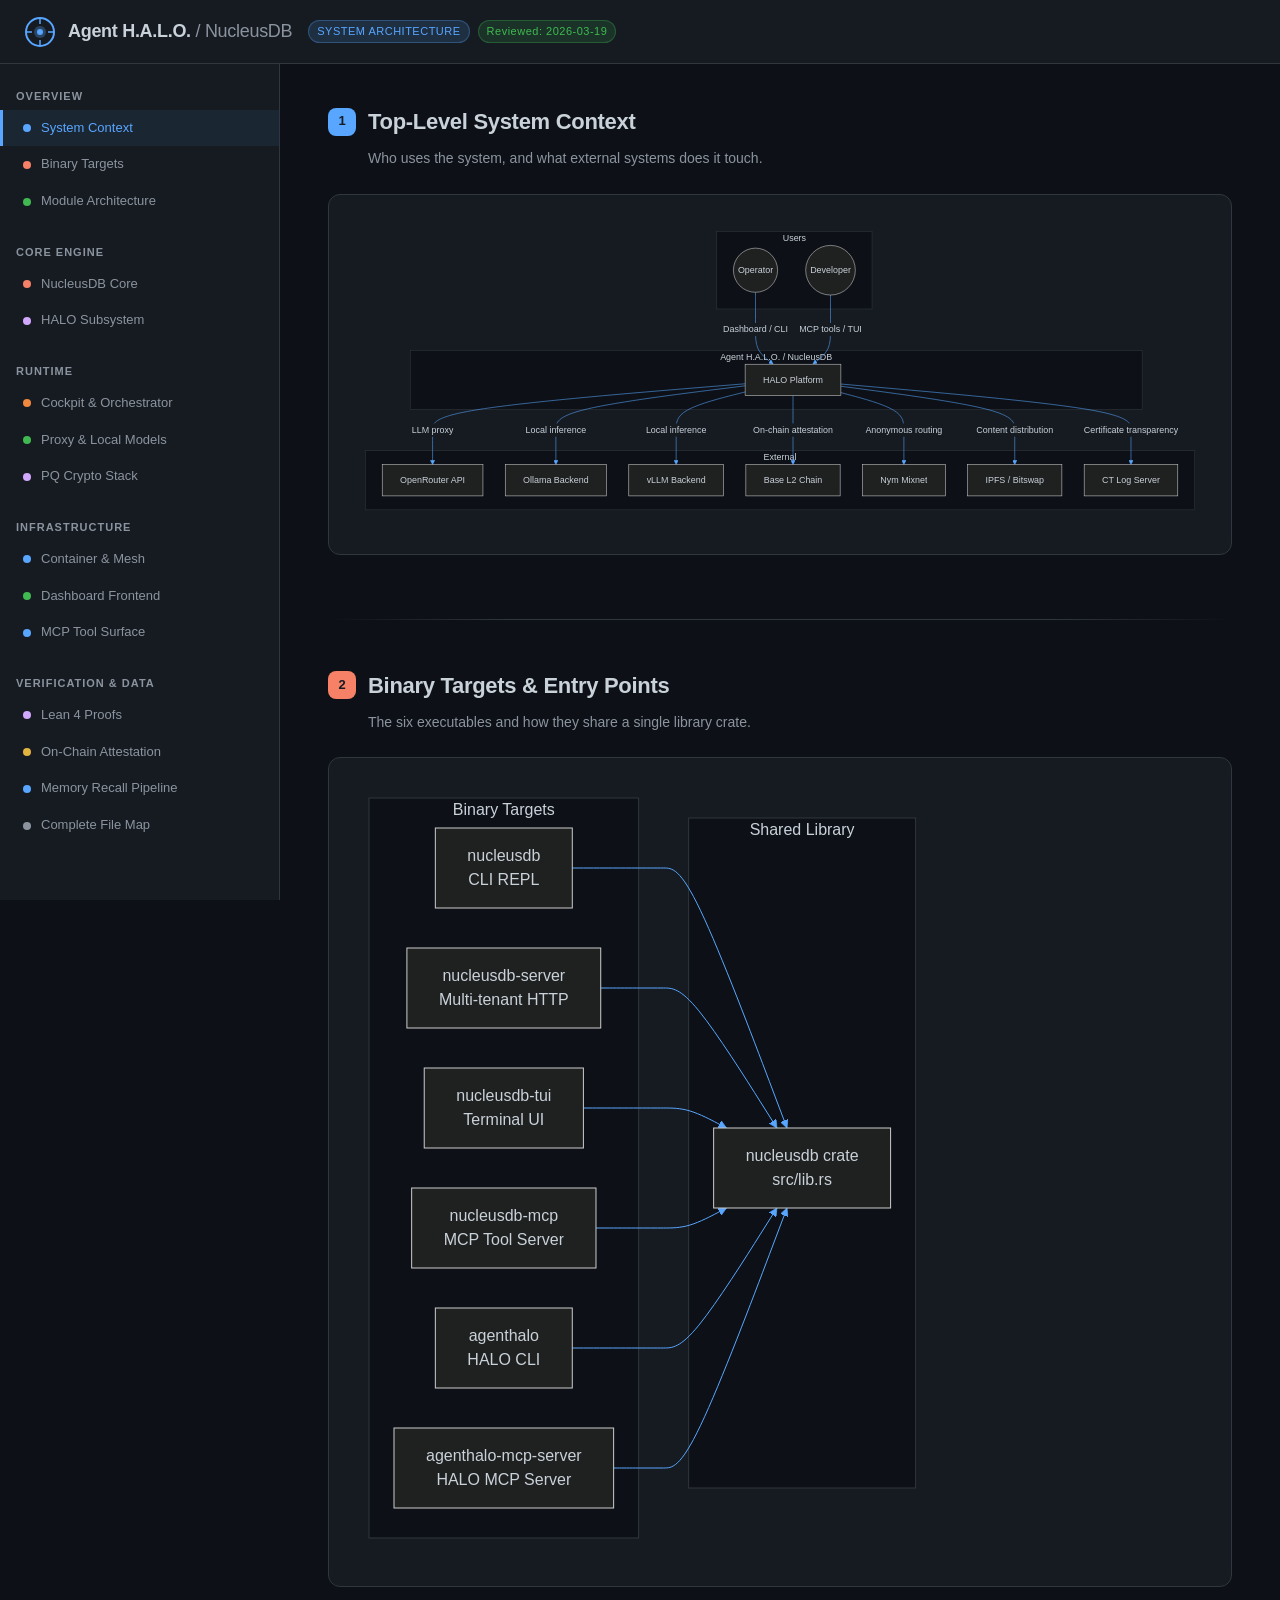
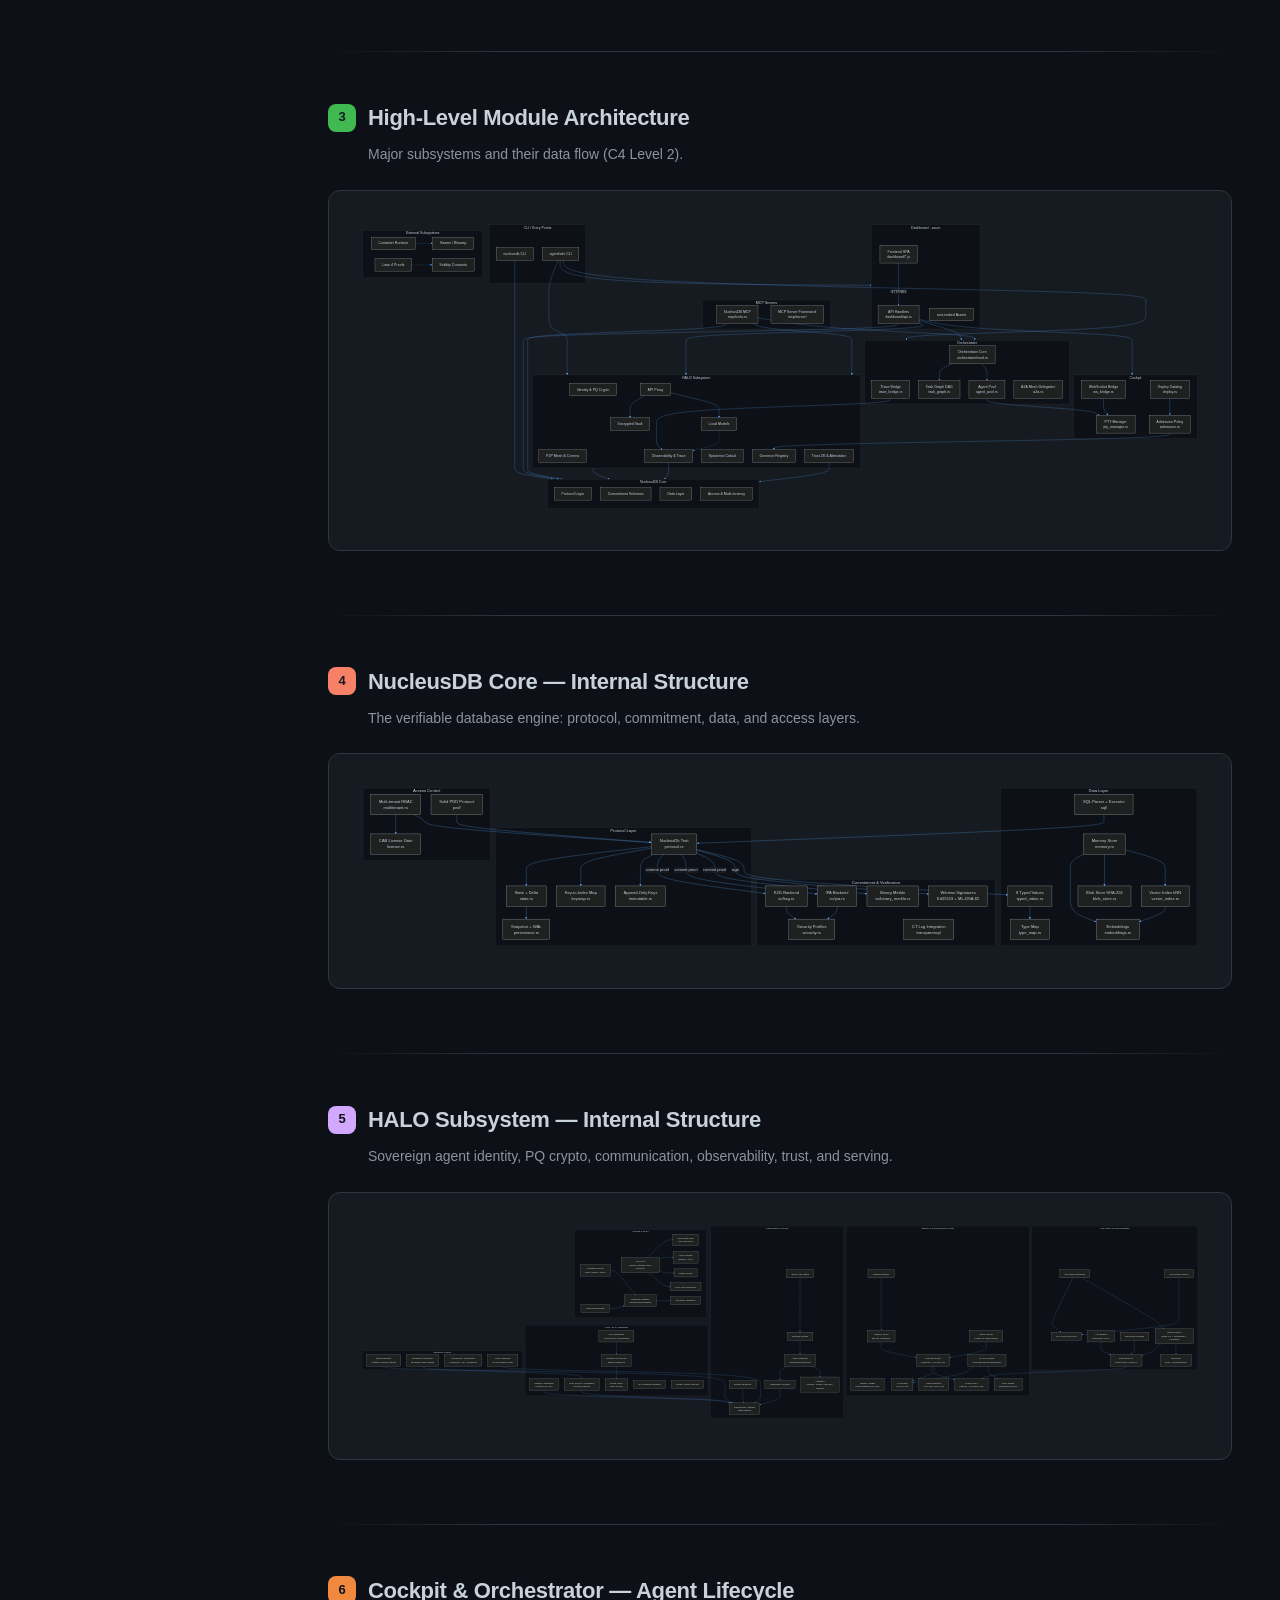
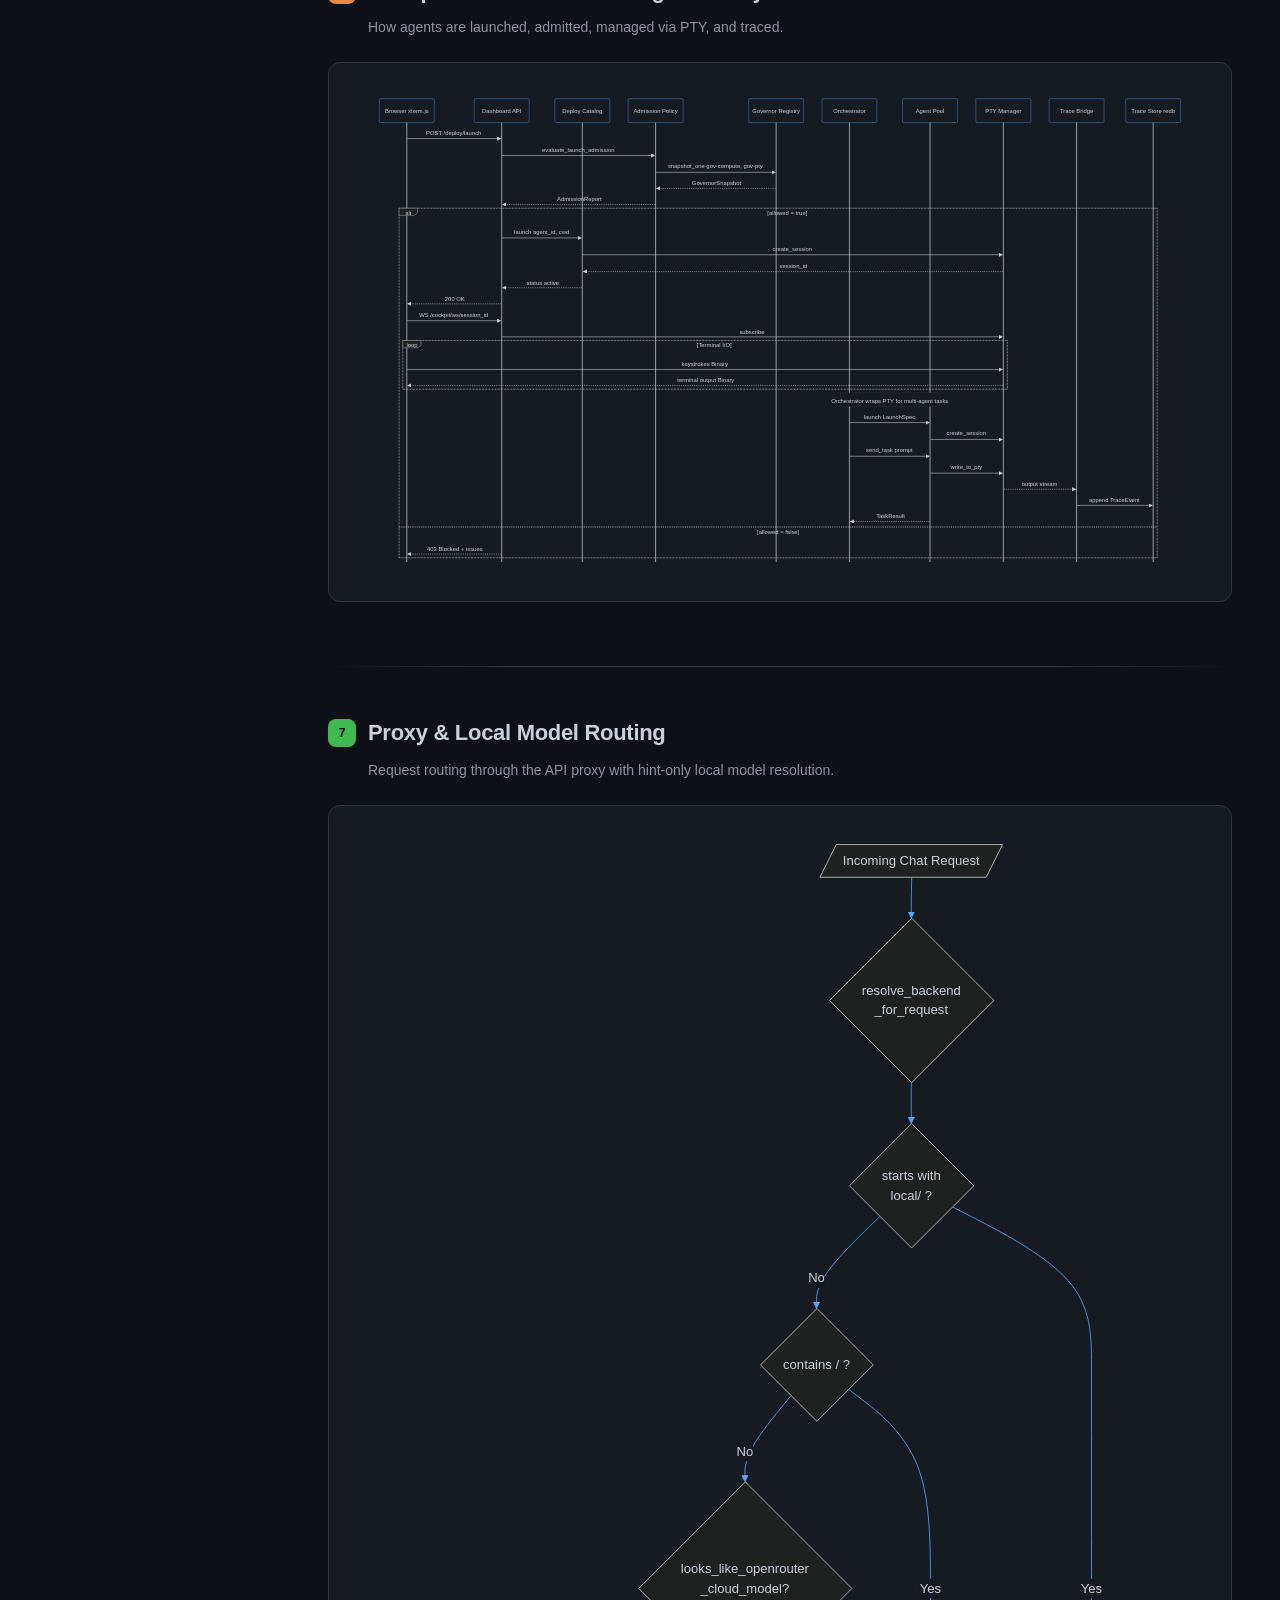
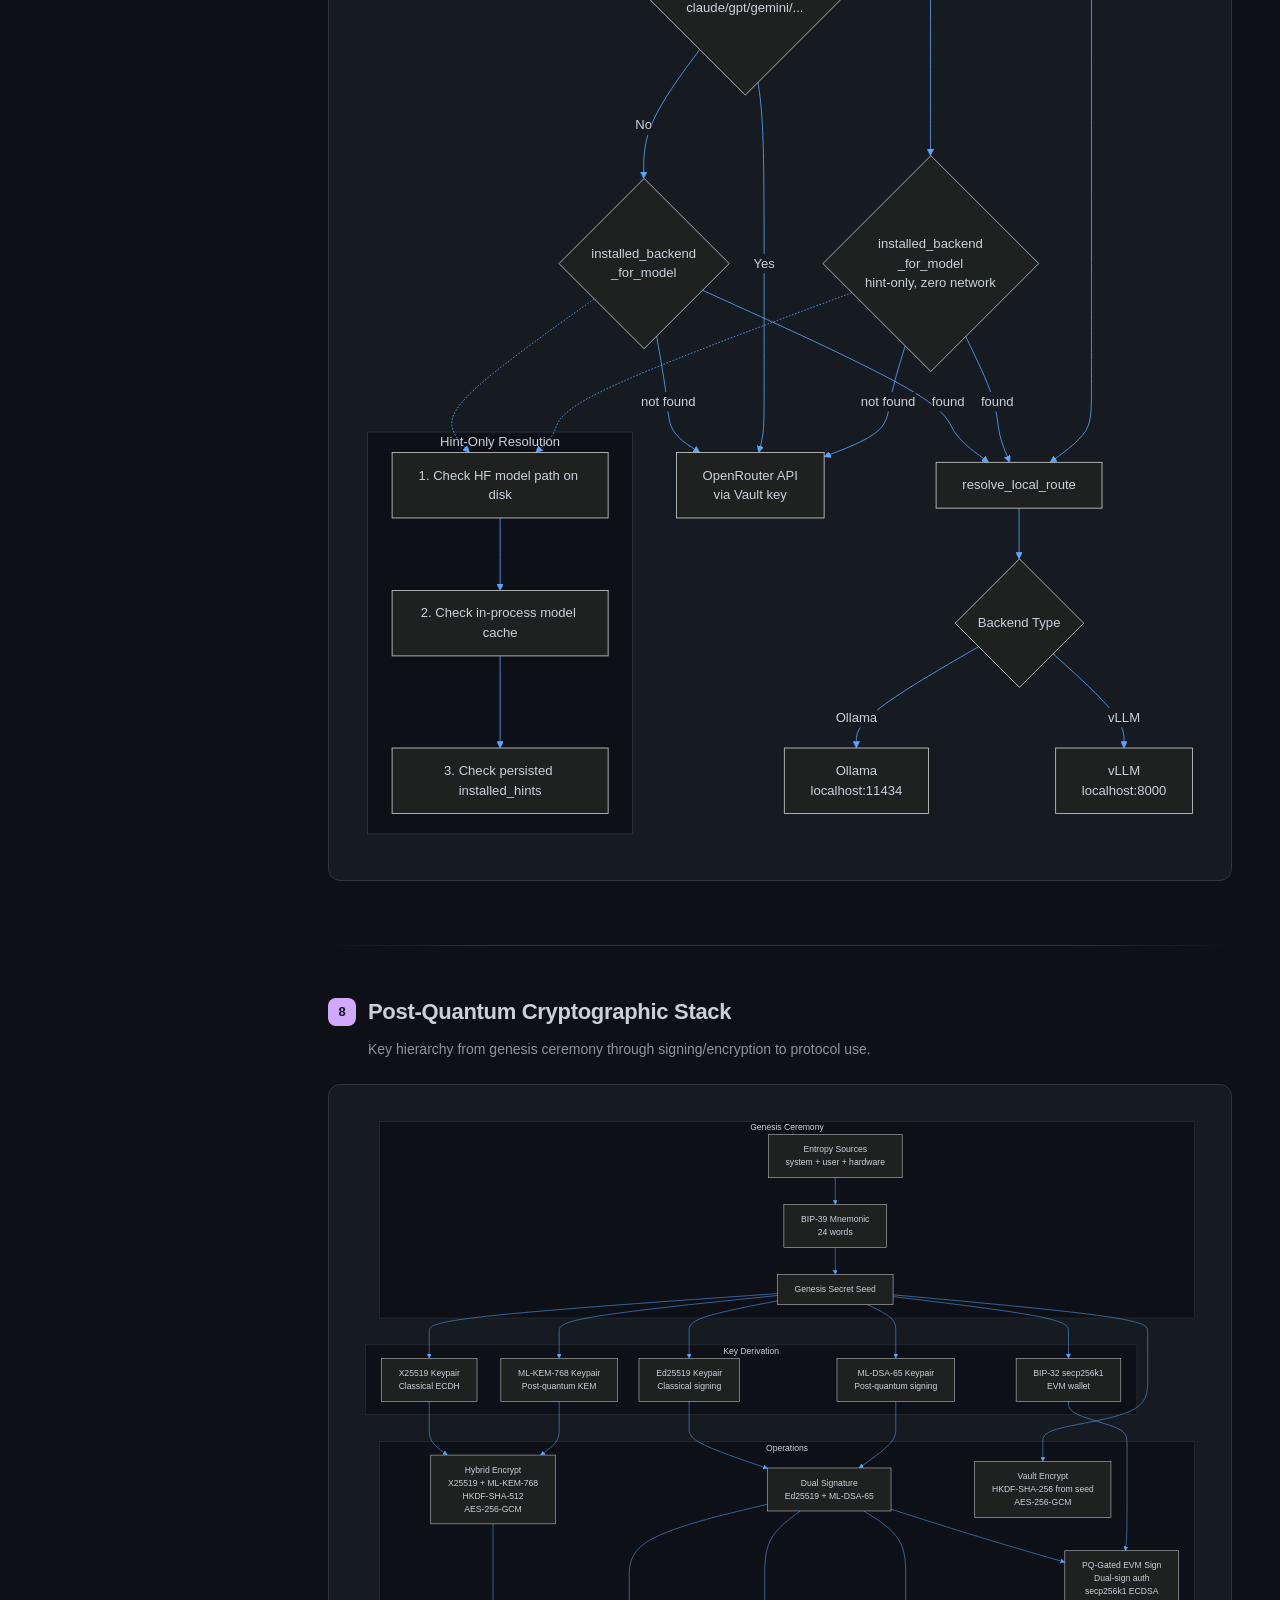
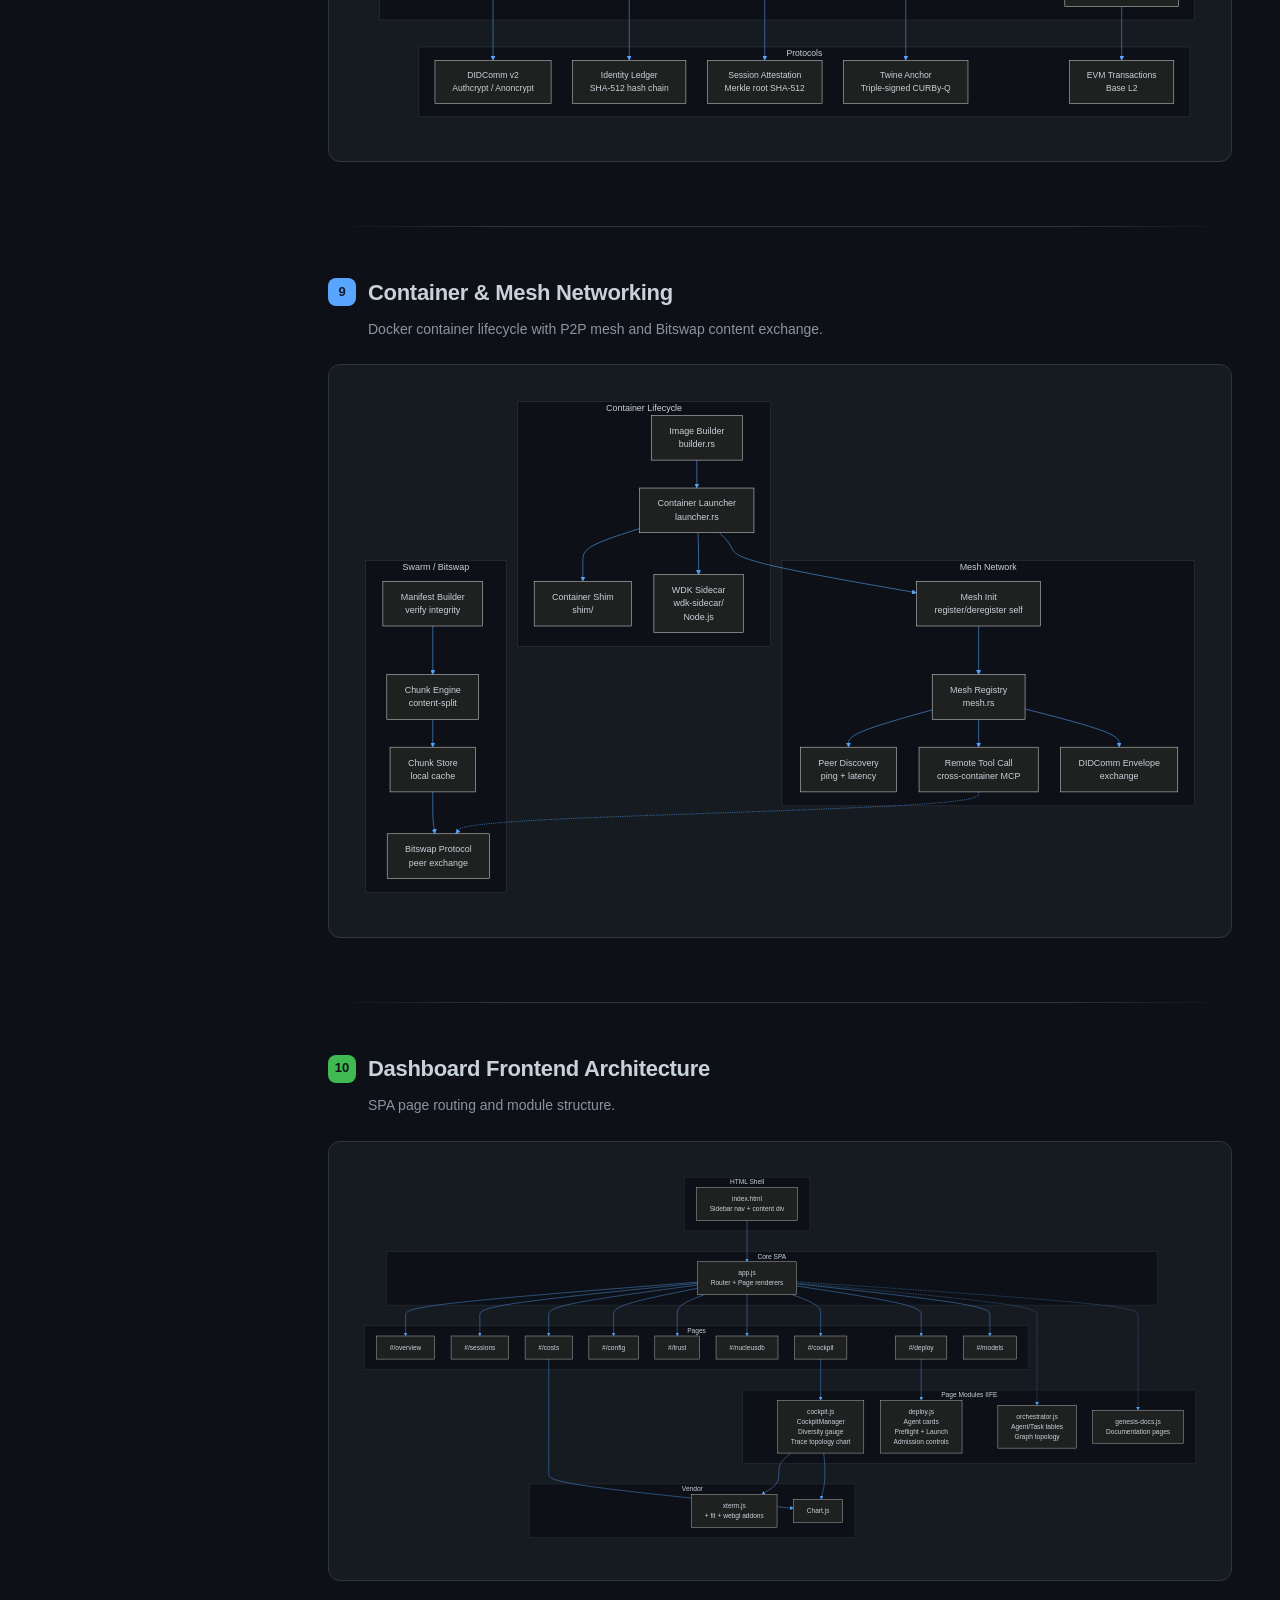
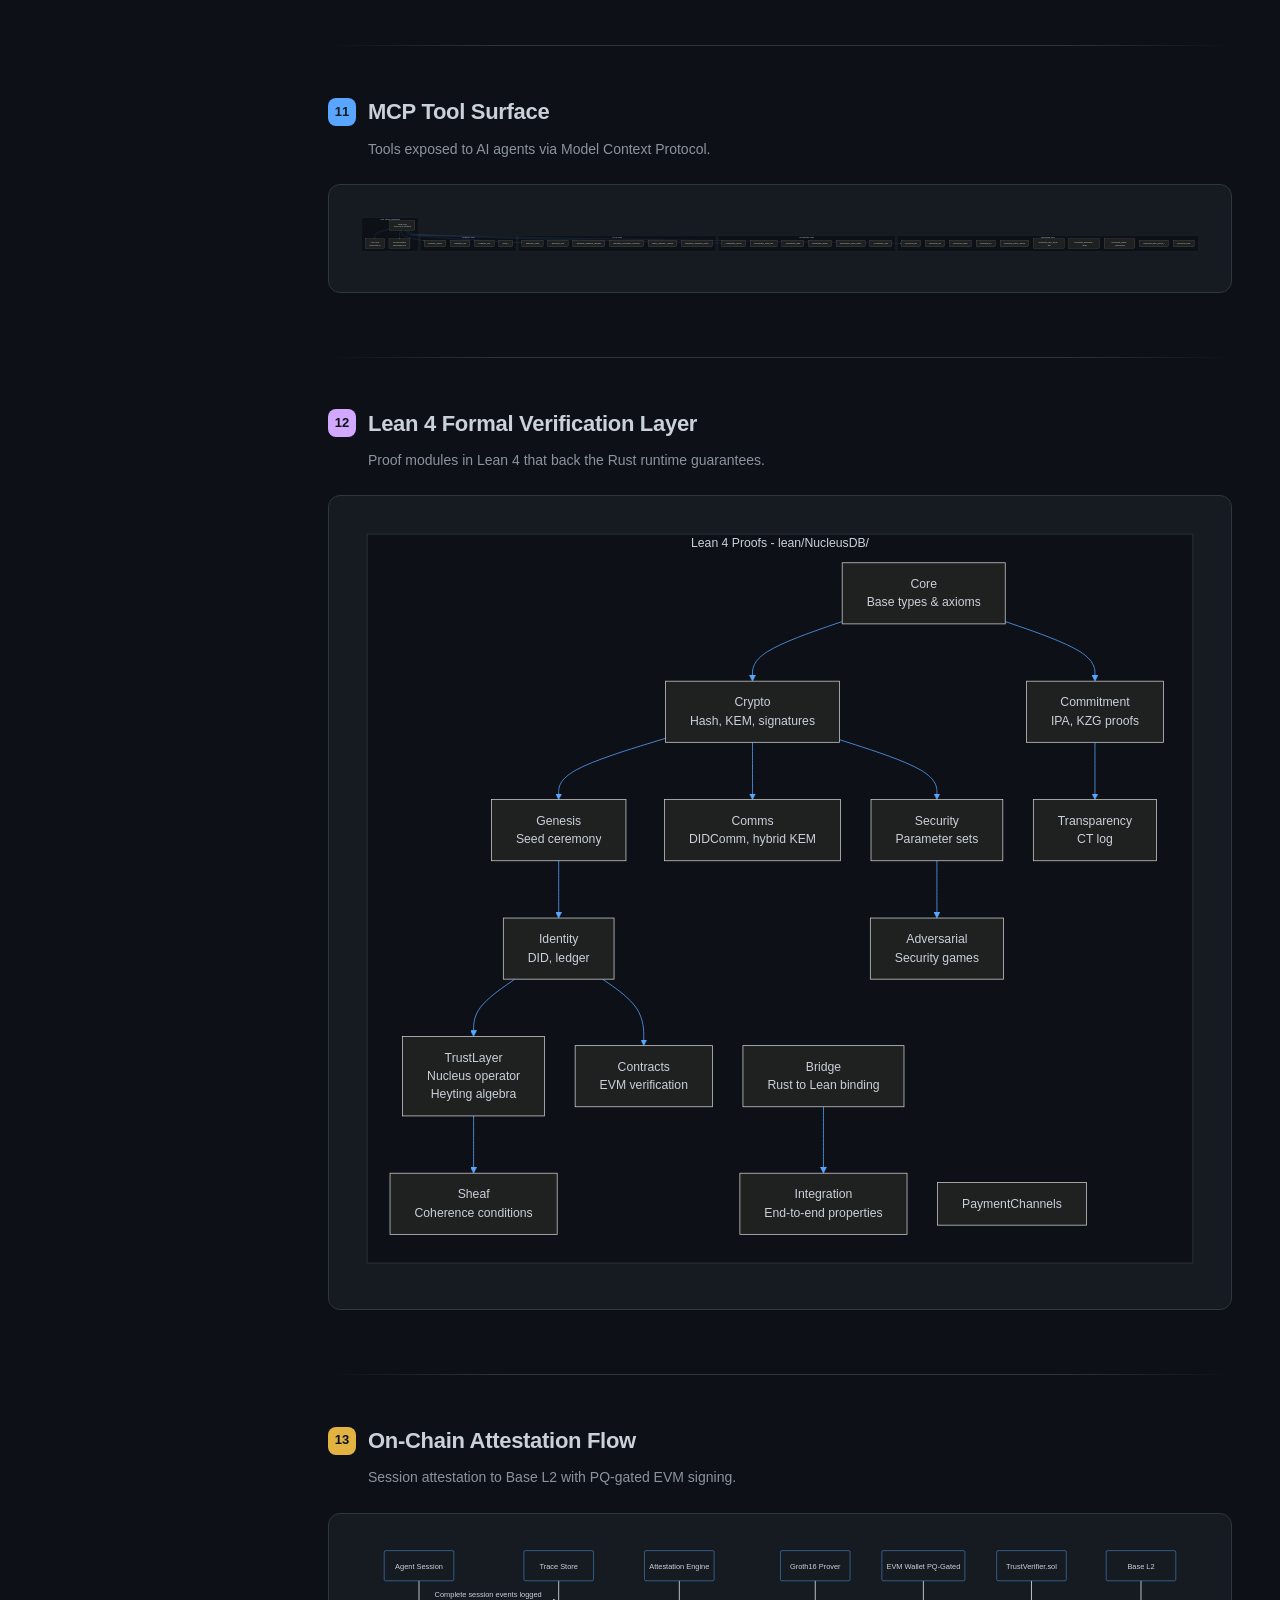
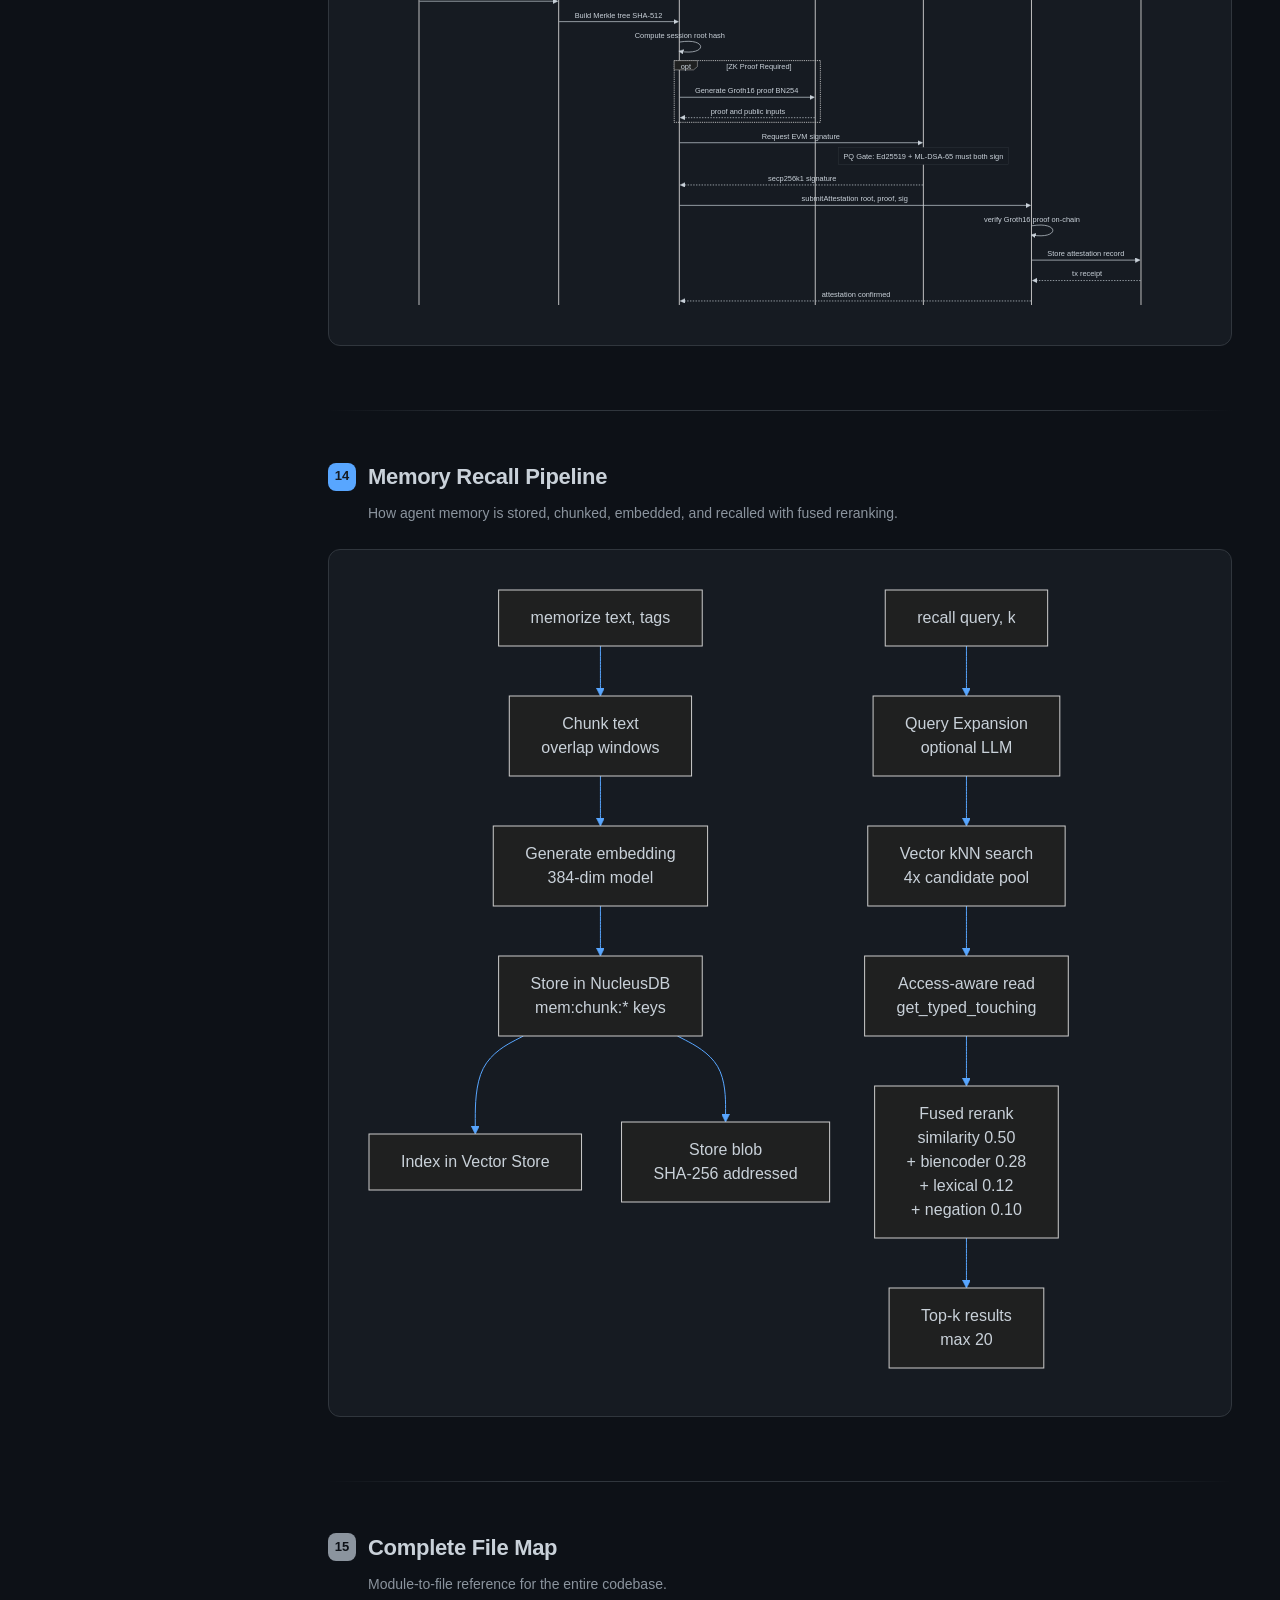
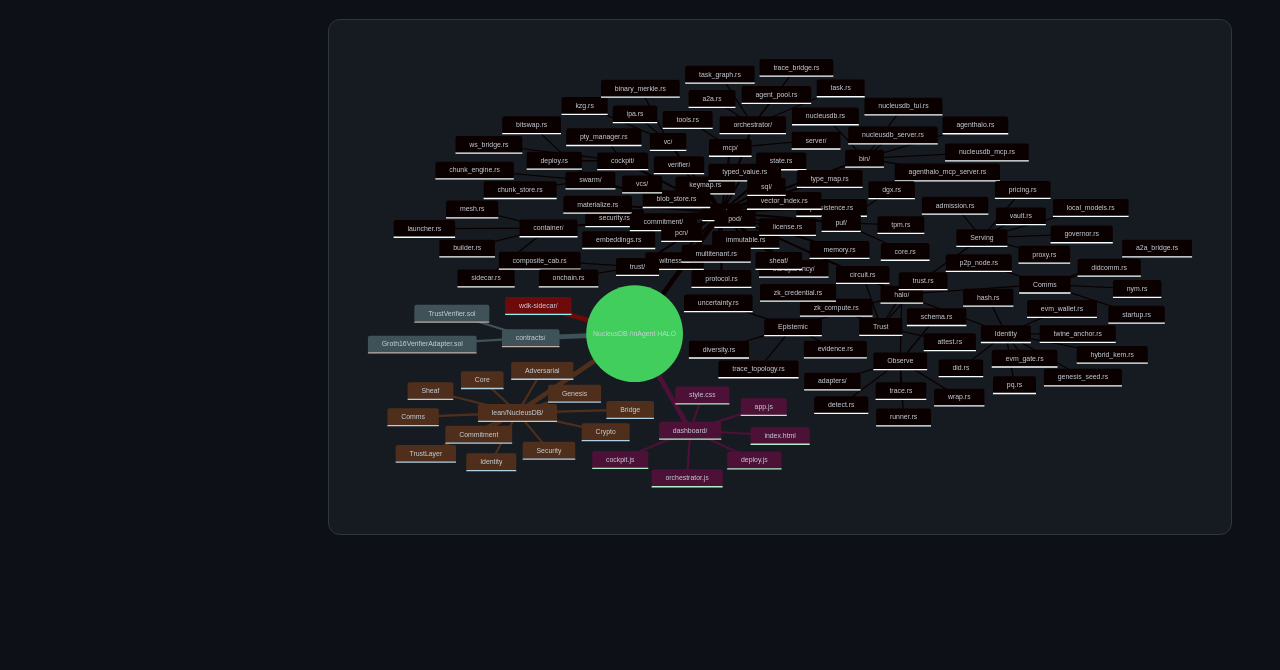
<file: dashboard/agenthalo-system-diagram.html>
<!DOCTYPE html>
<!--
  DIAGRAM_REVIEW_DATE: 2026-03-19
  DIAGRAM_REVIEWER: Claude Opus 4.6
  DIAGRAM_VERSION: 1.0.0

  == AGENT INSTRUCTIONS (pre-push gate) ==
  Before pushing changes to the agenthalo repo, the submitting agent MUST:
  1. Compare this diagram against the current codebase structure (src/, dashboard/, lean/, contracts/)
  2. Update any Mermaid diagrams that no longer reflect the actual module/file layout
  3. Update DIAGRAM_REVIEW_DATE above to today's date (YYYY-MM-DD)
  4. Update DIAGRAM_REVIEWER to the reviewing agent's identity
  If sections are accurate, increment the date; if sections are stale, update them.
  The pre-push hook script (scripts/check_diagram_freshness.sh) enforces this.
-->
<html lang="en">
<head>
<meta charset="UTF-8">
<meta name="viewport" content="width=device-width, initial-scale=1.0">
<title>Agent H.A.L.O. / NucleusDB — System Architecture</title>
<style>
  :root {
    --bg: #0d1117;
    --bg-card: #161b22;
    --bg-hover: #1c2128;
    --border: #30363d;
    --text: #c9d1d9;
    --text-dim: #8b949e;
    --accent-blue: #58a6ff;
    --accent-green: #3fb950;
    --accent-orange: #f0883e;
    --accent-purple: #d2a8ff;
    --accent-red: #f85149;
    --accent-yellow: #e3b341;
    --nav-width: 280px;
    --header-height: 64px;
  }

  * { margin: 0; padding: 0; box-sizing: border-box; }

  body {
    font-family: -apple-system, BlinkMacSystemFont, 'Segoe UI', 'Noto Sans', Helvetica, Arial, sans-serif;
    background: var(--bg);
    color: var(--text);
    line-height: 1.6;
    overflow-x: hidden;
  }

  /* ── Header ── */
  header {
    position: fixed;
    top: 0;
    left: 0;
    right: 0;
    height: var(--header-height);
    background: var(--bg-card);
    border-bottom: 1px solid var(--border);
    display: flex;
    align-items: center;
    padding: 0 24px;
    z-index: 100;
    backdrop-filter: blur(12px);
    -webkit-backdrop-filter: blur(12px);
  }

  header .logo {
    display: flex;
    align-items: center;
    gap: 12px;
  }

  header .logo svg {
    width: 32px;
    height: 32px;
  }

  header h1 {
    font-size: 18px;
    font-weight: 600;
    color: var(--text);
    letter-spacing: -0.3px;
  }

  header h1 span {
    color: var(--text-dim);
    font-weight: 400;
  }

  header .badge {
    margin-left: 16px;
    font-size: 11px;
    padding: 2px 8px;
    border-radius: 12px;
    background: rgba(88, 166, 255, 0.15);
    color: var(--accent-blue);
    border: 1px solid rgba(88, 166, 255, 0.3);
    letter-spacing: 0.5px;
  }

  /* ── Navigation ── */
  nav {
    position: fixed;
    top: var(--header-height);
    left: 0;
    bottom: 0;
    width: var(--nav-width);
    background: var(--bg-card);
    border-right: 1px solid var(--border);
    overflow-y: auto;
    padding: 16px 0;
    z-index: 90;
    scrollbar-width: thin;
    scrollbar-color: var(--border) transparent;
  }

  nav::-webkit-scrollbar { width: 6px; }
  nav::-webkit-scrollbar-track { background: transparent; }
  nav::-webkit-scrollbar-thumb { background: var(--border); border-radius: 3px; }

  nav .nav-group {
    padding: 8px 16px 4px;
    font-size: 11px;
    font-weight: 600;
    text-transform: uppercase;
    letter-spacing: 1px;
    color: var(--text-dim);
  }

  nav a {
    display: flex;
    align-items: center;
    gap: 10px;
    padding: 8px 16px 8px 20px;
    color: var(--text-dim);
    text-decoration: none;
    font-size: 13px;
    border-left: 3px solid transparent;
    transition: all 0.15s ease;
  }

  nav a:hover {
    background: var(--bg-hover);
    color: var(--text);
  }

  nav a.active {
    color: var(--accent-blue);
    border-left-color: var(--accent-blue);
    background: rgba(88, 166, 255, 0.08);
  }

  nav a .dot {
    width: 8px;
    height: 8px;
    border-radius: 50%;
    flex-shrink: 0;
  }

  /* ── Main Content ── */
  main {
    margin-left: var(--nav-width);
    margin-top: var(--header-height);
    padding: 40px 48px 80px;
    max-width: 1200px;
  }

  section {
    margin-bottom: 64px;
    scroll-margin-top: calc(var(--header-height) + 24px);
  }

  section .section-header {
    display: flex;
    align-items: center;
    gap: 12px;
    margin-bottom: 8px;
  }

  section .section-number {
    font-size: 13px;
    font-weight: 600;
    color: var(--bg-card);
    background: var(--accent-blue);
    width: 28px;
    height: 28px;
    border-radius: 8px;
    display: flex;
    align-items: center;
    justify-content: center;
    flex-shrink: 0;
  }

  section h2 {
    font-size: 22px;
    font-weight: 600;
    color: var(--text);
    letter-spacing: -0.3px;
  }

  section .description {
    color: var(--text-dim);
    font-size: 14px;
    margin-bottom: 24px;
    padding-left: 40px;
  }

  /* ── Diagram Cards ── */
  .diagram-card {
    background: var(--bg-card);
    border: 1px solid var(--border);
    border-radius: 12px;
    overflow: hidden;
    transition: border-color 0.2s ease;
  }

  .diagram-card:hover {
    border-color: var(--accent-blue);
  }

  .diagram-card .card-body {
    padding: 32px;
    display: flex;
    justify-content: center;
    overflow-x: auto;
  }

  .diagram-card .card-body .mermaid {
    width: 100%;
    min-width: 0;
  }

  .diagram-card .card-body .mermaid svg {
    max-width: 100%;
    height: auto;
  }

  /* ── Separator ── */
  .section-sep {
    height: 1px;
    background: linear-gradient(90deg, transparent, var(--border) 20%, var(--border) 80%, transparent);
    margin: 48px 0;
  }

  /* ── Scroll-to-top ── */
  .scroll-top {
    position: fixed;
    bottom: 24px;
    right: 24px;
    width: 40px;
    height: 40px;
    border-radius: 10px;
    background: var(--bg-card);
    border: 1px solid var(--border);
    color: var(--text-dim);
    cursor: pointer;
    display: flex;
    align-items: center;
    justify-content: center;
    opacity: 0;
    transform: translateY(8px);
    transition: all 0.2s ease;
    z-index: 80;
  }

  .scroll-top.visible {
    opacity: 1;
    transform: translateY(0);
  }

  .scroll-top:hover {
    background: var(--bg-hover);
    border-color: var(--accent-blue);
    color: var(--accent-blue);
  }

  /* ── Mobile ── */
  @media (max-width: 960px) {
    :root { --nav-width: 0px; }
    nav { display: none; }
    main { padding: 24px 16px 60px; }
  }

  /* ── Print ── */
  @media print {
    header, nav, .scroll-top { display: none; }
    main { margin: 0; padding: 20px; max-width: none; }
    .diagram-card { break-inside: avoid; border: 1px solid #ddd; }
    section { margin-bottom: 32px; }
  }

  /* Override Mermaid dark theme label colors for readability */
  .diagram-card .mermaid .nodeLabel,
  .diagram-card .mermaid .edgeLabel,
  .diagram-card .mermaid .label {
    color: var(--text) !important;
  }

  /* ── Diagram click-to-expand ── */
  .diagram-card {
    cursor: pointer;
    position: relative;
  }

  .diagram-card .expand-hint {
    position: absolute;
    top: 12px;
    right: 12px;
    display: flex;
    align-items: center;
    gap: 6px;
    padding: 4px 10px;
    border-radius: 6px;
    background: rgba(22, 27, 34, 0.85);
    border: 1px solid var(--border);
    color: var(--text-dim);
    font-size: 11px;
    opacity: 0;
    transition: opacity 0.2s ease;
    pointer-events: none;
    z-index: 5;
  }

  .diagram-card:hover .expand-hint {
    opacity: 1;
  }

  .expand-hint svg {
    width: 14px;
    height: 14px;
  }

  /* ── Lightbox overlay ── */
  .diagram-lightbox {
    display: none;
    position: fixed;
    inset: 0;
    z-index: 200;
    background: rgba(0, 0, 0, 0.88);
    backdrop-filter: blur(8px);
    -webkit-backdrop-filter: blur(8px);
    flex-direction: column;
  }

  .diagram-lightbox.open {
    display: flex;
  }

  .diagram-lightbox .lb-header {
    display: flex;
    align-items: center;
    justify-content: space-between;
    padding: 12px 20px;
    border-bottom: 1px solid var(--border);
    background: var(--bg-card);
    flex-shrink: 0;
  }

  .diagram-lightbox .lb-header h3 {
    font-size: 14px;
    font-weight: 600;
    color: var(--text);
    margin: 0;
  }

  .diagram-lightbox .lb-close {
    width: 32px;
    height: 32px;
    border-radius: 6px;
    border: 1px solid var(--border);
    background: transparent;
    color: var(--text-dim);
    cursor: pointer;
    display: flex;
    align-items: center;
    justify-content: center;
    transition: all 0.15s ease;
  }

  .diagram-lightbox .lb-close:hover {
    background: var(--bg-hover);
    color: var(--text);
    border-color: var(--accent-blue);
  }

  .diagram-lightbox .lb-body {
    flex: 1;
    overflow: auto;
    display: flex;
    align-items: center;
    justify-content: center;
    padding: 32px;
  }

  .diagram-lightbox .lb-body svg {
    max-width: 95vw;
    max-height: 85vh;
    width: auto;
    height: auto;
  }

  .diagram-lightbox .lb-hint {
    position: absolute;
    bottom: 16px;
    left: 50%;
    transform: translateX(-50%);
    font-size: 11px;
    color: var(--text-dim);
    background: var(--bg-card);
    border: 1px solid var(--border);
    border-radius: 6px;
    padding: 4px 12px;
  }

  .diagram-lightbox .lb-hint kbd {
    display: inline-block;
    padding: 1px 5px;
    border-radius: 3px;
    border: 1px solid var(--border);
    background: var(--bg-hover);
    font-family: monospace;
    font-size: 10px;
    margin: 0 2px;
  }
</style>
</head>
<body>

<!-- ── Header ── -->
<header>
  <div class="logo">
    <svg viewBox="0 0 32 32" fill="none" xmlns="http://www.w3.org/2000/svg">
      <circle cx="16" cy="16" r="14" stroke="#58a6ff" stroke-width="2" fill="none"/>
      <circle cx="16" cy="16" r="6" fill="#58a6ff" opacity="0.3"/>
      <circle cx="16" cy="16" r="3" fill="#58a6ff"/>
      <line x1="16" y1="2" x2="16" y2="8" stroke="#58a6ff" stroke-width="1.5"/>
      <line x1="16" y1="24" x2="16" y2="30" stroke="#58a6ff" stroke-width="1.5"/>
      <line x1="2" y1="16" x2="8" y2="16" stroke="#58a6ff" stroke-width="1.5"/>
      <line x1="24" y1="16" x2="30" y2="16" stroke="#58a6ff" stroke-width="1.5"/>
    </svg>
    <h1>Agent H.A.L.O. <span>/ NucleusDB</span></h1>
  </div>
  <span class="badge">SYSTEM ARCHITECTURE</span>
  <span class="badge" style="margin-left:8px;background:rgba(63,185,80,0.15);color:#3fb950;border-color:rgba(63,185,80,0.3)">Reviewed: 2026-03-19</span>
</header>

<!-- ── Navigation ── -->
<nav id="sidebar">
  <div class="nav-group">Overview</div>
  <a href="#s1"><span class="dot" style="background:#58a6ff"></span>System Context</a>
  <a href="#s2"><span class="dot" style="background:#f78166"></span>Binary Targets</a>
  <a href="#s3"><span class="dot" style="background:#3fb950"></span>Module Architecture</a>

  <div class="nav-group" style="margin-top:16px">Core Engine</div>
  <a href="#s4"><span class="dot" style="background:#f78166"></span>NucleusDB Core</a>
  <a href="#s5"><span class="dot" style="background:#d2a8ff"></span>HALO Subsystem</a>

  <div class="nav-group" style="margin-top:16px">Runtime</div>
  <a href="#s6"><span class="dot" style="background:#f0883e"></span>Cockpit & Orchestrator</a>
  <a href="#s7"><span class="dot" style="background:#3fb950"></span>Proxy & Local Models</a>
  <a href="#s8"><span class="dot" style="background:#d2a8ff"></span>PQ Crypto Stack</a>

  <div class="nav-group" style="margin-top:16px">Infrastructure</div>
  <a href="#s9"><span class="dot" style="background:#58a6ff"></span>Container & Mesh</a>
  <a href="#s10"><span class="dot" style="background:#3fb950"></span>Dashboard Frontend</a>
  <a href="#s11"><span class="dot" style="background:#58a6ff"></span>MCP Tool Surface</a>

  <div class="nav-group" style="margin-top:16px">Verification & Data</div>
  <a href="#s12"><span class="dot" style="background:#d2a8ff"></span>Lean 4 Proofs</a>
  <a href="#s13"><span class="dot" style="background:#e3b341"></span>On-Chain Attestation</a>
  <a href="#s14"><span class="dot" style="background:#58a6ff"></span>Memory Recall Pipeline</a>
  <a href="#s15"><span class="dot" style="background:#8b949e"></span>Complete File Map</a>
</nav>

<!-- ── Main Content ── -->
<main>

<!-- ════════════════════════════════ 1 ════════════════════════════════ -->
<section id="s1">
  <div class="section-header">
    <span class="section-number">1</span>
    <h2>Top-Level System Context</h2>
  </div>
  <p class="description">Who uses the system, and what external systems does it touch.</p>
  <div class="diagram-card"><div class="card-body">
    <pre class="mermaid">
graph TB
    subgraph Users
        OP((Operator))
        DEV((Developer))
    end

    subgraph External
        OR[OpenRouter API]
        OL[Ollama Backend]
        VL[vLLM Backend]
        BC[Base L2 Chain]
        NYM[Nym Mixnet]
        IPFS[IPFS / Bitswap]
        CT[CT Log Server]
    end

    subgraph "Agent H.A.L.O. / NucleusDB"
        HALO[HALO Platform]
    end

    OP -- "Dashboard / CLI" --> HALO
    DEV -- "MCP tools / TUI" --> HALO
    HALO -- "LLM proxy" --> OR
    HALO -- "Local inference" --> OL
    HALO -- "Local inference" --> VL
    HALO -- "On-chain attestation" --> BC
    HALO -- "Anonymous routing" --> NYM
    HALO -- "Content distribution" --> IPFS
    HALO -- "Certificate transparency" --> CT
    </pre>
  </div></div>
</section>

<div class="section-sep"></div>

<!-- ════════════════════════════════ 2 ════════════════════════════════ -->
<section id="s2">
  <div class="section-header">
    <span class="section-number" style="background:#f78166">2</span>
    <h2>Binary Targets & Entry Points</h2>
  </div>
  <p class="description">The six executables and how they share a single library crate.</p>
  <div class="diagram-card"><div class="card-body">
    <pre class="mermaid">
graph LR
    subgraph "Binary Targets"
        NDB["nucleusdb\nCLI REPL"]
        SRV["nucleusdb-server\nMulti-tenant HTTP"]
        TUI_B["nucleusdb-tui\nTerminal UI"]
        NMCP["nucleusdb-mcp\nMCP Tool Server"]
        AH["agenthalo\nHALO CLI"]
        AHMCP["agenthalo-mcp-server\nHALO MCP Server"]
    end

    subgraph "Shared Library"
        LIB["nucleusdb crate\nsrc/lib.rs"]
    end

    NDB --> LIB
    SRV --> LIB
    TUI_B --> LIB
    NMCP --> LIB
    AH --> LIB
    AHMCP --> LIB
    </pre>
  </div></div>
</section>

<div class="section-sep"></div>

<!-- ════════════════════════════════ 3 ════════════════════════════════ -->
<section id="s3">
  <div class="section-header">
    <span class="section-number" style="background:#3fb950">3</span>
    <h2>High-Level Module Architecture</h2>
  </div>
  <p class="description">Major subsystems and their data flow (C4 Level 2).</p>
  <div class="diagram-card"><div class="card-body">
    <pre class="mermaid">
graph TB
    subgraph CLI["CLI / Entry Points"]
        AHCLI[agenthalo CLI]
        NDBCLI[nucleusdb CLI]
    end

    subgraph Dashboard["Dashboard - axum"]
        DAPI["API Handlers\ndashboard/api.rs"]
        DUI["Frontend SPA\ndashboard/*.js"]
        DASSETS[rust-embed Assets]
    end

    subgraph MCP["MCP Servers"]
        MCPT["NucleusDB MCP\nmcp/tools.rs"]
        MCPS["MCP Server Framework\nmcp/server/"]
    end

    subgraph Orchestrator["Orchestrator"]
        OMOD["Orchestrator Core\norchestrator/mod.rs"]
        APOOL["Agent Pool\nagent_pool.rs"]
        TGRAPH["Task Graph DAG\ntask_graph.rs"]
        TBRIDGE["Trace Bridge\ntrace_bridge.rs"]
        A2A_ORCH["A2A Mesh Delegation\na2a.rs"]
    end

    subgraph Cockpit["Cockpit"]
        PTY["PTY Manager\npty_manager.rs"]
        WSB["WebSocket Bridge\nws_bridge.rs"]
        DEP["Deploy Catalog\ndeploy.rs"]
        ADM["Admission Policy\nadmission.rs"]
    end

    subgraph HALO_S["HALO Subsystem"]
        direction TB
        ID[Identity & PQ Crypto]
        P2P[P2P Mesh & Comms]
        OBS[Observability & Trace]
        TRUST_S[Trust ZK & Attestation]
        EPIST[Epistemic Calculi]
        PROXY_S[API Proxy]
        LMOD_S[Local Models]
        VAULT_S[Encrypted Vault]
        GOV_S[Governor Registry]
    end

    subgraph NDB_S["NucleusDB Core"]
        direction TB
        PROTO[Protocol Layer]
        COMMIT_S[Commitment Schemes]
        DATA_S[Data Layer]
        ACCESS_S[Access & Multi-tenancy]
    end

    subgraph External_S["External Subsystems"]
        CONT[Container Runtime]
        SWARM_S[Swarm / Bitswap]
        LEAN_S[Lean 4 Proofs]
        CONTRACTS_S[Solidity Contracts]
    end

    AHCLI --> HALO_S
    AHCLI --> Dashboard
    AHCLI --> Orchestrator
    NDBCLI --> NDB_S

    DUI -- "HTTP/WS" --> DAPI
    DAPI --> HALO_S
    DAPI --> NDB_S
    DAPI --> Orchestrator
    DAPI --> Cockpit

    MCPT --> NDB_S
    MCPT --> HALO_S
    MCPT --> Orchestrator

    OMOD --> APOOL
    OMOD --> TGRAPH
    APOOL --> PTY
    TBRIDGE --> OBS

    DEP --> ADM
    ADM --> GOV_S
    WSB --> PTY

    PROXY_S --> VAULT_S
    PROXY_S --> LMOD_S
    LMOD_S -.-> OBS

    HALO_S --> NDB_S
    OBS --> NDB_S
    TRUST_S --> NDB_S

    CONT -.-> SWARM_S
    LEAN_S -.-> CONTRACTS_S
    </pre>
  </div></div>
</section>

<div class="section-sep"></div>

<!-- ════════════════════════════════ 4 ════════════════════════════════ -->
<section id="s4">
  <div class="section-header">
    <span class="section-number" style="background:#f78166">4</span>
    <h2>NucleusDB Core &mdash; Internal Structure</h2>
  </div>
  <p class="description">The verifiable database engine: protocol, commitment, data, and access layers.</p>
  <div class="diagram-card"><div class="card-body">
    <pre class="mermaid">
graph TB
    subgraph Protocol["Protocol Layer"]
        NDBP["NucleusDb Trait\nprotocol.rs"]
        STATE["State + Delta\nstate.rs"]
        PERSIST["Snapshot + WAL\npersistence.rs"]
        KEYMAP["Key-to-Index Map\nkeymap.rs"]
        IMMUT["Append-Only Keys\nimmutable.rs"]
    end

    subgraph Commitment["Commitment & Verification"]
        IPA["IPA Backend\nvc/ipa.rs"]
        KZG["KZG Backend\nvc/kzg.rs"]
        MERKLE["Binary Merkle\nvc/binary_merkle.rs"]
        WITNESS["Witness Signatures\nEd25519 + ML-DSA-65"]
        SEC["Security Profiles\nsecurity.rs"]
        TRANS["CT Log Integration\ntransparency/"]
    end

    subgraph Data["Data Layer"]
        TV["8 Typed Values\ntyped_value.rs"]
        TM["Type Map\ntype_map.rs"]
        VI["Vector Index kNN\nvector_index.rs"]
        BLOB_D["Blob Store SHA-256\nblob_store.rs"]
        SQL_D["SQL Parser + Executor\nsql/"]
        MEM_D["Memory Store\nmemory.rs"]
        EMB["Embeddings\nembeddings.rs"]
    end

    subgraph Access["Access Control"]
        POD["Solid POD Protocol\npod/"]
        MT["Multi-tenant RBAC\nmultitenant.rs"]
        LIC["CAB License Gate\nlicense.rs"]
    end

    NDBP --> STATE
    NDBP --> KEYMAP
    NDBP --> IMMUT
    STATE --> PERSIST

    NDBP -- "commit proof" --> IPA
    NDBP -- "commit proof" --> KZG
    NDBP -- "commit proof" --> MERKLE
    NDBP -- "sign" --> WITNESS
    IPA --> SEC
    KZG --> SEC

    SQL_D --> NDBP
    VI --> EMB
    MEM_D --> VI
    MEM_D --> BLOB_D
    MEM_D --> EMB
    TV --> TM
    NDBP --> TV

    POD --> NDBP
    MT --> NDBP
    MT --> LIC
    </pre>
  </div></div>
</section>

<div class="section-sep"></div>

<!-- ════════════════════════════════ 5 ════════════════════════════════ -->
<section id="s5">
  <div class="section-header">
    <span class="section-number" style="background:#d2a8ff;color:#0d1117">5</span>
    <h2>HALO Subsystem &mdash; Internal Structure</h2>
  </div>
  <p class="description">Sovereign agent identity, PQ crypto, communication, observability, trust, and serving.</p>
  <div class="diagram-card"><div class="card-body">
    <pre class="mermaid">
graph TB
    subgraph Identity["Identity & Post-Quantum Crypto"]
        DID["DID Document\nEd25519 + ML-DSA-65"]
        GSEED["Genesis Seed\nBIP-39 Mnemonic"]
        GENTROPY["Genesis Entropy"]
        IDLEDGER["Identity Ledger\nHash-chained SHA-512"]
        PQ_5["PQ Wallet\nML-DSA-65"]
        HASH_5["Hash Dispatch\nSHA-256 / SHA-512"]
        HKEM_5["Hybrid KEM\nX25519 + ML-KEM-768"]
        EVMW_5["EVM Wallet\nsecp256k1 BIP-32"]
        EVMG_5["EVM PQ Gate\nDual-sign before secp256k1"]
        TWINE_5["Twine Anchor\nCURBy-Q Triple-signed"]
    end

    subgraph Comms["P2P Mesh & Communication"]
        P2PN_5["libp2p Swarm\nNoise XX + Gossipsub + Kademlia"]
        P2PD_5["Discovery\nDHT + GossipPrivacy"]
        A2AB_5["A2A Bridge\nDIDComm HTTP"]
        DCOMM_5["DIDComm v2\nHybrid KEM Authcrypt"]
        DCOMMH_5["DIDComm Handler"]
        STARTUP_5["Full Stack Bootstrap"]
        NYMM_5["Nym SOCKS5 Proxy"]
        NYMN_5["Nym Native Sphinx"]
    end

    subgraph Observe["Observability & Trace"]
        SCHEMA_5["TraceEvent Schema"]
        TRACE_5["TraceWriter / Reader\nredb-backed"]
        WRAP_5["Agent Wrapper\nstdin/stdout intercept"]
        RUNNER_5["Process Runner"]
        DETECT_5["Agent Auto-detect"]
        VIEWER_5["Session Exporter"]
        ADAPT_5["Adapters\nClaude / Codex / Gemini / Generic"]
    end

    subgraph TrustZK["Trust, ZK & Attestation"]
        ATTEST_5["Session Attestation\nMerkle SHA-512"]
        TRUSTS_5["Trust Scores + Epistemic\nHeyting Algebra"]
        CIRC_5["Groth16 ZK Circuits\nBN254 arkworks"]
        CIRCPOL_5["Circuit Policy\nDev vs Prod"]
        ZKCOMP_5["ZK Compute Receipts"]
        ZKCRED_5["ZK Credentials\nAnonymous Membership"]
        AUDIT_5["Solidity Static Analysis"]
    end

    subgraph Epistemic["Epistemic Calculi"]
        DIVERS_5["Tsallis Diversity\nStrategy diversity gauge"]
        EVID_5["Evidence Combiner\nBayesian odds-update"]
        UNCERT_5["Uncertainty Translation\nProbability / CF / Possibility"]
        TTOPO_5["Trace Topology\nH0 Persistence Rips"]
    end

    subgraph ServingProxy["Serving & Proxy"]
        PRXY_5["API Proxy\nOpenAI-compat multi-provider"]
        LMOD_5["Local Models\nOllama + vLLM"]
        VLT_5["Encrypted Vault\nAES-256-GCM"]
        PRICE_5["Token Pricing"]
        X402M_5["HTTP 402 Payments"]
        GOV_5["Governor Registry\nAETHER gain/stability"]
        GOVTEL_5["Governor Telemetry"]
        CHEV_5["Chebyshev Evictor"]
        ADM_5["Admission Policy\nWarn / Block / Force"]
    end

    GSEED --> DID
    GENTROPY --> GSEED
    DID --> PQ_5
    DID --> HKEM_5
    EVMG_5 --> EVMW_5
    EVMG_5 --> PQ_5
    TWINE_5 --> DID

    P2PN_5 --> P2PD_5
    P2PN_5 --> DCOMM_5
    DCOMM_5 --> HKEM_5
    DCOMMH_5 --> DCOMM_5
    A2AB_5 --> DCOMM_5
    STARTUP_5 --> P2PN_5
    STARTUP_5 --> NYMM_5
    NYMN_5 --> NYMM_5

    WRAP_5 --> ADAPT_5
    WRAP_5 --> SCHEMA_5
    RUNNER_5 --> WRAP_5
    DETECT_5 --> RUNNER_5
    SCHEMA_5 --> TRACE_5
    VIEWER_5 --> TRACE_5

    ATTEST_5 --> TRACE_5
    TRUSTS_5 --> TRACE_5
    CIRC_5 --> CIRCPOL_5
    ZKCRED_5 --> CIRC_5

    DIVERS_5 --> TRACE_5
    TTOPO_5 --> TRACE_5
    EVID_5 --> TRUSTS_5

    PRXY_5 --> VLT_5
    PRXY_5 --> LMOD_5
    PRXY_5 --> PRICE_5
    PRXY_5 --> X402M_5
    ADM_5 --> GOV_5
    GOV_5 --> GOVTEL_5
    CHEV_5 --> GOV_5
    </pre>
  </div></div>
</section>

<div class="section-sep"></div>

<!-- ════════════════════════════════ 6 ════════════════════════════════ -->
<section id="s6">
  <div class="section-header">
    <span class="section-number" style="background:#f0883e;color:#0d1117">6</span>
    <h2>Cockpit & Orchestrator &mdash; Agent Lifecycle</h2>
  </div>
  <p class="description">How agents are launched, admitted, managed via PTY, and traced.</p>
  <div class="diagram-card"><div class="card-body">
    <pre class="mermaid">
sequenceDiagram
    participant Browser as Browser xterm.js
    participant Dashboard as Dashboard API
    participant Deploy as Deploy Catalog
    participant Admission as Admission Policy
    participant Governor as Governor Registry
    participant Orch as Orchestrator
    participant Pool as Agent Pool
    participant PTY as PTY Manager
    participant Trace as Trace Bridge
    participant TraceDB as Trace Store redb

    Browser->>Dashboard: POST /deploy/launch
    Dashboard->>Admission: evaluate_launch_admission
    Admission->>Governor: snapshot_one gov-compute, gov-pty
    Governor-->>Admission: GovernorSnapshot
    Admission-->>Dashboard: AdmissionReport

    alt allowed = true
        Dashboard->>Deploy: launch agent_id, cwd
        Deploy->>PTY: create_session
        PTY-->>Deploy: session_id
        Deploy-->>Dashboard: status active
        Dashboard-->>Browser: 200 OK

        Browser->>Dashboard: WS /cockpit/ws/session_id
        Dashboard->>PTY: subscribe

        loop Terminal I/O
            Browser->>PTY: keystrokes Binary
            PTY-->>Browser: terminal output Binary
        end

        Note over Orch,Pool: Orchestrator wraps PTY for multi-agent tasks
        Orch->>Pool: launch LaunchSpec
        Pool->>PTY: create_session
        Orch->>Pool: send_task prompt
        Pool->>PTY: write_to_pty
        PTY-->>Trace: output stream
        Trace->>TraceDB: append TraceEvent
        Pool-->>Orch: TaskResult
    else allowed = false
        Dashboard-->>Browser: 403 Blocked + issues
    end
    </pre>
  </div></div>
</section>

<div class="section-sep"></div>

<!-- ════════════════════════════════ 7 ════════════════════════════════ -->
<section id="s7">
  <div class="section-header">
    <span class="section-number" style="background:#3fb950;color:#0d1117">7</span>
    <h2>Proxy & Local Model Routing</h2>
  </div>
  <p class="description">Request routing through the API proxy with hint-only local model resolution.</p>
  <div class="diagram-card"><div class="card-body">
    <pre class="mermaid">
flowchart TB
    REQ[/"Incoming Chat Request"/]

    REQ --> RESOLVE{"resolve_backend\n_for_request"}

    RESOLVE --> CHK_LOCAL{"starts with\nlocal/ ?"}
    CHK_LOCAL -- Yes --> LOCAL_ROUTE["resolve_local_route"]

    CHK_LOCAL -- No --> CHK_SLASH{"contains / ?"}
    CHK_SLASH -- Yes --> HINT_CHECK{"installed_backend\n_for_model\nhint-only, zero network"}
    HINT_CHECK -- found --> LOCAL_ROUTE
    HINT_CHECK -- not found --> OPENROUTER

    CHK_SLASH -- No --> CHK_CLOUD{"looks_like_openrouter\n_cloud_model?\nclaude/gpt/gemini/..."}
    CHK_CLOUD -- Yes --> OPENROUTER["OpenRouter API\nvia Vault key"]
    CHK_CLOUD -- No --> HINT_CHECK2{"installed_backend\n_for_model"}
    HINT_CHECK2 -- found --> LOCAL_ROUTE
    HINT_CHECK2 -- not found --> OPENROUTER

    LOCAL_ROUTE --> LOCAL_BACKEND{Backend Type}
    LOCAL_BACKEND -- Ollama --> OLLAMA["Ollama\nlocalhost:11434"]
    LOCAL_BACKEND -- vLLM --> VLLM["vLLM\nlocalhost:8000"]

    subgraph "Hint-Only Resolution"
        direction TB
        H1["1. Check HF model path on disk"]
        H2["2. Check in-process model cache"]
        H3["3. Check persisted installed_hints"]
        H1 --> H2 --> H3
    end

    HINT_CHECK -.-> H1
    HINT_CHECK2 -.-> H1
    </pre>
  </div></div>
</section>

<div class="section-sep"></div>

<!-- ════════════════════════════════ 8 ════════════════════════════════ -->
<section id="s8">
  <div class="section-header">
    <span class="section-number" style="background:#d2a8ff;color:#0d1117">8</span>
    <h2>Post-Quantum Cryptographic Stack</h2>
  </div>
  <p class="description">Key hierarchy from genesis ceremony through signing/encryption to protocol use.</p>
  <div class="diagram-card"><div class="card-body">
    <pre class="mermaid">
graph TB
    subgraph Genesis["Genesis Ceremony"]
        ENTROPY_8["Entropy Sources\nsystem + user + hardware"]
        MNEMONIC_8["BIP-39 Mnemonic\n24 words"]
        SEED_8["Genesis Secret Seed"]
    end

    subgraph Derivation["Key Derivation"]
        ED_8["Ed25519 Keypair\nClassical signing"]
        MLDSA_8["ML-DSA-65 Keypair\nPost-quantum signing"]
        X25519_8["X25519 Keypair\nClassical ECDH"]
        MLKEM_8["ML-KEM-768 Keypair\nPost-quantum KEM"]
        BIP32_8["BIP-32 secp256k1\nEVM wallet"]
    end

    subgraph Operations["Operations"]
        DUAL_SIGN_8["Dual Signature\nEd25519 + ML-DSA-65"]
        HYBRID_ENC_8["Hybrid Encrypt\nX25519 + ML-KEM-768\nHKDF-SHA-512\nAES-256-GCM"]
        PQ_GATE_8["PQ-Gated EVM Sign\nDual-sign auth\nsecp256k1 ECDSA"]
        VAULT_ENC_8["Vault Encrypt\nHKDF-SHA-256 from seed\nAES-256-GCM"]
    end

    subgraph Protocols["Protocols"]
        DIDCOMM_8["DIDComm v2\nAuthcrypt / Anoncrypt"]
        IDCHAIN_8["Identity Ledger\nSHA-512 hash chain"]
        ATTEST_PQ_8["Session Attestation\nMerkle root SHA-512"]
        TWINE_PQ_8["Twine Anchor\nTriple-signed CURBy-Q"]
        EVM_TX_8["EVM Transactions\nBase L2"]
    end

    ENTROPY_8 --> MNEMONIC_8 --> SEED_8
    SEED_8 --> ED_8
    SEED_8 --> MLDSA_8
    SEED_8 --> X25519_8
    SEED_8 --> MLKEM_8
    SEED_8 --> BIP32_8

    ED_8 --> DUAL_SIGN_8
    MLDSA_8 --> DUAL_SIGN_8
    X25519_8 --> HYBRID_ENC_8
    MLKEM_8 --> HYBRID_ENC_8
    DUAL_SIGN_8 --> PQ_GATE_8
    BIP32_8 --> PQ_GATE_8
    SEED_8 --> VAULT_ENC_8

    HYBRID_ENC_8 --> DIDCOMM_8
    DUAL_SIGN_8 --> IDCHAIN_8
    DUAL_SIGN_8 --> ATTEST_PQ_8
    DUAL_SIGN_8 --> TWINE_PQ_8
    PQ_GATE_8 --> EVM_TX_8
    </pre>
  </div></div>
</section>

<div class="section-sep"></div>

<!-- ════════════════════════════════ 9 ════════════════════════════════ -->
<section id="s9">
  <div class="section-header">
    <span class="section-number">9</span>
    <h2>Container & Mesh Networking</h2>
  </div>
  <p class="description">Docker container lifecycle with P2P mesh and Bitswap content exchange.</p>
  <div class="diagram-card"><div class="card-body">
    <pre class="mermaid">
graph TB
    subgraph ContainerLC["Container Lifecycle"]
        BUILD_9["Image Builder\nbuilder.rs"]
        LAUNCH_9["Container Launcher\nlauncher.rs"]
        SHIM_9["Container Shim\nshim/"]
        SIDECAR_9["WDK Sidecar\nwdk-sidecar/\nNode.js"]
    end

    subgraph MeshNet["Mesh Network"]
        MESH_9["Mesh Registry\nmesh.rs"]
        MINIT_9["Mesh Init\nregister/deregister self"]
        PEER_9["Peer Discovery\nping + latency"]
        REMOTE_9["Remote Tool Call\ncross-container MCP"]
        ENV_9["DIDComm Envelope\nexchange"]
    end

    subgraph SwarmBit["Swarm / Bitswap"]
        CHUNK_9["Chunk Engine\ncontent-split"]
        CSTORE_9["Chunk Store\nlocal cache"]
        BSWAP_9["Bitswap Protocol\npeer exchange"]
        MANIFEST_9["Manifest Builder\nverify integrity"]
    end

    BUILD_9 --> LAUNCH_9
    LAUNCH_9 --> SHIM_9
    LAUNCH_9 --> SIDECAR_9
    LAUNCH_9 --> MINIT_9

    MINIT_9 --> MESH_9
    MESH_9 --> PEER_9
    MESH_9 --> REMOTE_9
    MESH_9 --> ENV_9

    CHUNK_9 --> CSTORE_9
    CSTORE_9 --> BSWAP_9
    MANIFEST_9 --> CHUNK_9

    REMOTE_9 -.-> BSWAP_9
    </pre>
  </div></div>
</section>

<div class="section-sep"></div>

<!-- ════════════════════════════════ 10 ════════════════════════════════ -->
<section id="s10">
  <div class="section-header">
    <span class="section-number" style="background:#3fb950;color:#0d1117">10</span>
    <h2>Dashboard Frontend Architecture</h2>
  </div>
  <p class="description">SPA page routing and module structure.</p>
  <div class="diagram-card"><div class="card-body">
    <pre class="mermaid">
graph TB
    subgraph Shell["HTML Shell"]
        INDEX_10["index.html\nSidebar nav + content div"]
    end

    subgraph Core10["Core SPA"]
        APP_10["app.js\nRouter + Page renderers"]
    end

    subgraph PageMod["Page Modules IIFE"]
        COCKPIT_JS_10["cockpit.js\nCockpitManager\nDiversity gauge\nTrace topology chart"]
        DEPLOY_JS_10["deploy.js\nAgent cards\nPreflight + Launch\nAdmission controls"]
        ORCH_JS_10["orchestrator.js\nAgent/Task tables\nGraph topology"]
        GENESIS_JS_10["genesis-docs.js\nDocumentation pages"]
    end

    subgraph Vendor10["Vendor"]
        XTERM_10["xterm.js\n+ fit + webgl addons"]
        CHARTJS_10["Chart.js"]
    end

    subgraph Pages10["Pages"]
        P_OVER_10["#/overview"]
        P_SESS_10["#/sessions"]
        P_COST_10["#/costs"]
        P_CONF_10["#/config"]
        P_TRUST_10["#/trust"]
        P_NDB_10["#/nucleusdb"]
        P_COCK_10["#/cockpit"]
        P_DEP_10["#/deploy"]
        P_MOD_10["#/models"]
    end

    INDEX_10 --> APP_10
    APP_10 --> P_OVER_10
    APP_10 --> P_SESS_10
    APP_10 --> P_COST_10
    APP_10 --> P_CONF_10
    APP_10 --> P_TRUST_10
    APP_10 --> P_NDB_10
    APP_10 --> P_COCK_10
    APP_10 --> P_DEP_10
    APP_10 --> P_MOD_10

    P_COCK_10 --> COCKPIT_JS_10
    P_DEP_10 --> DEPLOY_JS_10
    COCKPIT_JS_10 --> XTERM_10
    COCKPIT_JS_10 --> CHARTJS_10
    P_COST_10 --> CHARTJS_10

    APP_10 -.-> ORCH_JS_10
    APP_10 -.-> GENESIS_JS_10
    </pre>
  </div></div>
</section>

<div class="section-sep"></div>

<!-- ════════════════════════════════ 11 ════════════════════════════════ -->
<section id="s11">
  <div class="section-header">
    <span class="section-number">11</span>
    <h2>MCP Tool Surface</h2>
  </div>
  <p class="description">Tools exposed to AI agents via Model Context Protocol.</p>
  <div class="diagram-card"><div class="card-body">
    <pre class="mermaid">
graph TB
    subgraph MCPFw["MCP Server Framework"]
        RMCP_11["rmcp crate\nJSON-RPC transport"]
        AUTH_MCP_11["Auth Layer\nserver/auth.rs"]
        REMOTE_MCP_11["Remote Bridge\nserver/remote.rs"]
    end

    subgraph NDBTools["NucleusDB Tools"]
        T_GET_11["nucleusdb_get"]
        T_SET_11["nucleusdb_set"]
        T_DEL_11["nucleusdb_delete"]
        T_SQL_11["nucleusdb_sql"]
        T_VEC_11["nucleusdb_vector_search"]
        T_BLOB_11["nucleusdb_blob_store / _get"]
        T_MEM_11["nucleusdb_memorize / _recall"]
        T_CHUNK_11["nucleusdb_chunk / _reassemble"]
        T_VCS_11["nucleusdb_work_record_*"]
        T_VERIFY_11["nucleusdb_verify"]
    end

    subgraph OrchTools["Orchestrator Tools"]
        T_LAUNCH_11["orchestrator_launch"]
        T_TASK_11["orchestrator_send_task"]
        T_PIPE_11["orchestrator_pipe"]
        T_GRAPH_11["orchestrator_graph"]
        T_MESH_11["orchestrator_mesh_status"]
        T_STOP_11["orchestrator_stop"]
    end

    subgraph HALOTools["HALO Tools"]
        T_ATTEST_11["agenthalo_attest"]
        T_TRUST_11["agenthalo_trust"]
        T_EVID_11["agenthalo_evidence_combine"]
        T_UNCERT_11["agenthalo_uncertainty_translate"]
        T_DEPLOY_11["deploy_preflight / _launch"]
        T_ADMIT_11["agenthalo_admission_check"]
    end

    subgraph ContTools["Container Tools"]
        T_CLNCH_11["container_launch"]
        T_CLOGS_11["container_logs"]
        T_CSTOP_11["container_stop"]
        T_CMESH_11["mesh_*"]
    end

    RMCP_11 --> AUTH_MCP_11
    RMCP_11 --> REMOTE_MCP_11

    RMCP_11 --> T_GET_11
    RMCP_11 --> T_LAUNCH_11
    RMCP_11 --> T_ATTEST_11
    RMCP_11 --> T_CLNCH_11
    </pre>
  </div></div>
</section>

<div class="section-sep"></div>

<!-- ════════════════════════════════ 12 ════════════════════════════════ -->
<section id="s12">
  <div class="section-header">
    <span class="section-number" style="background:#d2a8ff;color:#0d1117">12</span>
    <h2>Lean 4 Formal Verification Layer</h2>
  </div>
  <p class="description">Proof modules in Lean 4 that back the Rust runtime guarantees.</p>
  <div class="diagram-card"><div class="card-body">
    <pre class="mermaid">
graph LR
    subgraph LeanProofs["Lean 4 Proofs - lean/NucleusDB/"]
        CORE_L_12["Core\nBase types & axioms"]
        CRYPTO_L_12["Crypto\nHash, KEM, signatures"]
        COMMIT_L_12["Commitment\nIPA, KZG proofs"]
        GENESIS_L_12["Genesis\nSeed ceremony"]
        IDENTITY_L_12["Identity\nDID, ledger"]
        TRUST_L_12["TrustLayer\nNucleus operator\nHeyting algebra"]
        COMMS_L_12["Comms\nDIDComm, hybrid KEM"]
        SECURITY_L_12["Security\nParameter sets"]
        SHEAF_L_12["Sheaf\nCoherence conditions"]
        TRANS_L_12["Transparency\nCT log"]
        PCN_L_12["PaymentChannels"]
        CONTRACTS_L_12["Contracts\nEVM verification"]
        ADV_L_12["Adversarial\nSecurity games"]
        BRIDGE_L_12["Bridge\nRust to Lean binding"]
        INTEG_L_12["Integration\nEnd-to-end properties"]
    end

    CORE_L_12 --> CRYPTO_L_12
    CORE_L_12 --> COMMIT_L_12
    CRYPTO_L_12 --> GENESIS_L_12
    GENESIS_L_12 --> IDENTITY_L_12
    IDENTITY_L_12 --> TRUST_L_12
    CRYPTO_L_12 --> COMMS_L_12
    CRYPTO_L_12 --> SECURITY_L_12
    TRUST_L_12 --> SHEAF_L_12
    COMMIT_L_12 --> TRANS_L_12
    IDENTITY_L_12 --> CONTRACTS_L_12
    SECURITY_L_12 --> ADV_L_12
    BRIDGE_L_12 --> INTEG_L_12
    </pre>
  </div></div>
</section>

<div class="section-sep"></div>

<!-- ════════════════════════════════ 13 ════════════════════════════════ -->
<section id="s13">
  <div class="section-header">
    <span class="section-number" style="background:#e3b341;color:#0d1117">13</span>
    <h2>On-Chain Attestation Flow</h2>
  </div>
  <p class="description">Session attestation to Base L2 with PQ-gated EVM signing.</p>
  <div class="diagram-card"><div class="card-body">
    <pre class="mermaid">
sequenceDiagram
    participant Agent as Agent Session
    participant Trace as Trace Store
    participant Attest as Attestation Engine
    participant ZK as Groth16 Prover
    participant Wallet as EVM Wallet PQ-Gated
    participant Contract as TrustVerifier.sol
    participant Chain as Base L2

    Agent->>Trace: Complete session events logged
    Trace->>Attest: Build Merkle tree SHA-512
    Attest->>Attest: Compute session root hash

    opt ZK Proof Required
        Attest->>ZK: Generate Groth16 proof BN254
        ZK-->>Attest: proof and public inputs
    end

    Attest->>Wallet: Request EVM signature
    Note over Wallet: PQ Gate: Ed25519 + ML-DSA-65 must both sign
    Wallet-->>Attest: secp256k1 signature

    Attest->>Contract: submitAttestation root, proof, sig
    Contract->>Contract: verify Groth16 proof on-chain
    Contract->>Chain: Store attestation record
    Chain-->>Contract: tx receipt
    Contract-->>Attest: attestation confirmed
    </pre>
  </div></div>
</section>

<div class="section-sep"></div>

<!-- ════════════════════════════════ 14 ════════════════════════════════ -->
<section id="s14">
  <div class="section-header">
    <span class="section-number">14</span>
    <h2>Memory Recall Pipeline</h2>
  </div>
  <p class="description">How agent memory is stored, chunked, embedded, and recalled with fused reranking.</p>
  <div class="diagram-card"><div class="card-body">
    <pre class="mermaid">
flowchart TB
    STORE_14["memorize text, tags"]
    CHUNK_14["Chunk text\noverlap windows"]
    EMBED_14["Generate embedding\n384-dim model"]
    KV_14["Store in NucleusDB\nmem:chunk:* keys"]
    VEC_14["Index in Vector Store"]
    BLOB_14["Store blob\nSHA-256 addressed"]

    RECALL_14["recall query, k"]
    QEXP_14["Query Expansion\noptional LLM"]
    VSEARCH_14["Vector kNN search\n4x candidate pool"]
    ACCESS_14["Access-aware read\nget_typed_touching"]
    RERANK_14["Fused rerank\nsimilarity 0.50\n+ biencoder 0.28\n+ lexical 0.12\n+ negation 0.10"]
    RESULT_14["Top-k results\nmax 20"]

    STORE_14 --> CHUNK_14 --> EMBED_14 --> KV_14
    KV_14 --> VEC_14
    KV_14 --> BLOB_14

    RECALL_14 --> QEXP_14 --> VSEARCH_14 --> ACCESS_14 --> RERANK_14 --> RESULT_14
    </pre>
  </div></div>
</section>

<div class="section-sep"></div>

<!-- ════════════════════════════════ 15 ════════════════════════════════ -->
<section id="s15">
  <div class="section-header">
    <span class="section-number" style="background:#8b949e;color:#0d1117">15</span>
    <h2>Complete File Map</h2>
  </div>
  <p class="description">Module-to-file reference for the entire codebase.</p>
  <div class="diagram-card"><div class="card-body">
    <pre class="mermaid">
mindmap
  root(("NucleusDB /\nAgent HALO"))
    src/
      bin/
        nucleusdb.rs
        nucleusdb_server.rs
        nucleusdb_tui.rs
        nucleusdb_mcp.rs
        agenthalo.rs
        agenthalo_mcp_server.rs
      protocol.rs
      state.rs
      persistence.rs
      keymap.rs
      immutable.rs
      typed_value.rs
      type_map.rs
      vector_index.rs
      blob_store.rs
      memory.rs
      embeddings.rs
      security.rs
      witness.rs
      materialize.rs
      commitment/
      vc/
        ipa.rs
        kzg.rs
        binary_merkle.rs
      sql/
      pod/
      multitenant.rs
      license.rs
      transparency/
      halo/
        Identity
          did.rs
          genesis_seed.rs
          pq.rs
          hash.rs
          hybrid_kem.rs
          evm_wallet.rs
          evm_gate.rs
          twine_anchor.rs
        Comms
          p2p_node.rs
          a2a_bridge.rs
          didcomm.rs
          startup.rs
          nym.rs
        Observe
          schema.rs
          trace.rs
          wrap.rs
          runner.rs
          detect.rs
          adapters/
        Trust
          attest.rs
          trust.rs
          circuit.rs
          zk_compute.rs
          zk_credential.rs
        Epistemic
          evidence.rs
          uncertainty.rs
          trace_topology.rs
          diversity.rs
        Serving
          proxy.rs
          local_models.rs
          vault.rs
          pricing.rs
          admission.rs
          governor.rs
      cockpit/
        pty_manager.rs
        ws_bridge.rs
        deploy.rs
      orchestrator/
        agent_pool.rs
        task.rs
        task_graph.rs
        trace_bridge.rs
        a2a.rs
      mcp/
        tools.rs
        server/
      container/
        builder.rs
        launcher.rs
        mesh.rs
        sidecar.rs
      swarm/
        bitswap.rs
        chunk_engine.rs
        chunk_store.rs
      puf/
        core.rs
        dgx.rs
        tpm.rs
      pcn/
      sheaf/
      trust/
        composite_cab.rs
        onchain.rs
      vcs/
      verifier/
    dashboard/
      index.html
      app.js
      cockpit.js
      deploy.js
      orchestrator.js
      style.css
    contracts/
      TrustVerifier.sol
      Groth16VerifierAdapter.sol
    lean/NucleusDB/
      Core
      Crypto
      Commitment
      Genesis
      Identity
      TrustLayer
      Comms
      Security
      Sheaf
      Adversarial
      Bridge
    wdk-sidecar/
    </pre>
  </div></div>
</section>

</main>

<!-- ── Scroll to top ── -->
<button class="scroll-top" id="scrollTop" title="Back to top">
  <svg width="18" height="18" viewBox="0 0 24 24" fill="none" stroke="currentColor" stroke-width="2" stroke-linecap="round" stroke-linejoin="round">
    <polyline points="18 15 12 9 6 15"/>
  </svg>
</button>

<!-- ── Mermaid ── -->
<script src="vendor/mermaid.min.js"></script>
<script>
  mermaid.initialize({
    startOnLoad: true,
    theme: 'dark',
    themeVariables: {
      darkMode: true,
      background: '#161b22',
      primaryColor: '#1f6feb',
      primaryTextColor: '#c9d1d9',
      primaryBorderColor: '#30363d',
      lineColor: '#58a6ff',
      secondaryColor: '#238636',
      tertiaryColor: '#21262d',
      noteTextColor: '#c9d1d9',
      noteBkgColor: '#161b22',
      noteBorderColor: '#30363d',
      actorTextColor: '#c9d1d9',
      actorBkg: '#161b22',
      actorBorder: '#58a6ff',
      signalColor: '#c9d1d9',
      signalTextColor: '#c9d1d9',
      labelTextColor: '#c9d1d9',
      loopTextColor: '#c9d1d9',
      edgeLabelBackground: '#161b22',
      clusterBkg: '#0d1117',
      clusterBorder: '#30363d',
      titleColor: '#c9d1d9',
      nodeTextColor: '#c9d1d9',
    },
    flowchart: {
      htmlLabels: true,
      curve: 'basis',
      padding: 16,
      nodeSpacing: 40,
      rankSpacing: 50,
    },
    sequence: {
      mirrorActors: false,
      bottomMarginAdj: 1,
      actorFontSize: 13,
      messageFontSize: 13,
      noteFontSize: 12,
      useMaxWidth: true,
    },
    mindmap: {
      padding: 16,
      useMaxWidth: true,
    },
  });

  // ── Scroll spy for nav ──
  const sections = document.querySelectorAll('section[id]');
  const navLinks = document.querySelectorAll('nav a');
  const scrollBtn = document.getElementById('scrollTop');

  function updateNav() {
    let current = '';
    for (const section of sections) {
      if (section.getBoundingClientRect().top <= 120) {
        current = section.id;
      }
    }
    navLinks.forEach(link => {
      link.classList.toggle('active', link.getAttribute('href') === '#' + current);
    });
    scrollBtn.classList.toggle('visible', window.scrollY > 400);
  }

  window.addEventListener('scroll', updateNav, { passive: true });
  scrollBtn.addEventListener('click', () => window.scrollTo({ top: 0, behavior: 'smooth' }));

  // ── Smooth scroll for nav links ──
  navLinks.forEach(link => {
    link.addEventListener('click', (e) => {
      e.preventDefault();
      const target = document.querySelector(link.getAttribute('href'));
      if (target) target.scrollIntoView({ behavior: 'smooth' });
    });
  });

  updateNav();

  // ── Diagram lightbox ──
  // Create lightbox element
  const lb = document.createElement('div');
  lb.className = 'diagram-lightbox';
  lb.innerHTML = `
    <div class="lb-header">
      <h3 id="lb-title"></h3>
      <button class="lb-close" aria-label="Close">
        <svg viewBox="0 0 24 24" fill="none" stroke="currentColor" stroke-width="2" stroke-linecap="round" stroke-linejoin="round"><line x1="18" y1="6" x2="6" y2="18"/><line x1="6" y1="6" x2="18" y2="18"/></svg>
      </button>
    </div>
    <div class="lb-body" id="lb-content"></div>
    <div class="lb-hint"><kbd>Esc</kbd> to close</div>
  `;
  document.body.appendChild(lb);

  const lbTitle = document.getElementById('lb-title');
  const lbContent = document.getElementById('lb-content');
  const lbClose = lb.querySelector('.lb-close');

  function openLightbox(card) {
    const section = card.closest('section');
    const titleEl = section ? section.querySelector('h2') : null;
    const numEl = section ? section.querySelector('.section-number') : null;
    const title = (numEl ? numEl.textContent + '. ' : '') + (titleEl ? titleEl.textContent : 'Diagram');
    lbTitle.textContent = title;

    // Clone the rendered SVG from the card
    const svg = card.querySelector('.card-body svg');
    if (svg) {
      const clone = svg.cloneNode(true);
      clone.removeAttribute('style');
      clone.style.maxWidth = '95vw';
      clone.style.maxHeight = '85vh';
      clone.style.width = 'auto';
      clone.style.height = 'auto';
      lbContent.innerHTML = '';
      lbContent.appendChild(clone);
    }

    lb.classList.add('open');
    document.body.style.overflow = 'hidden';
  }

  function closeLightbox() {
    lb.classList.remove('open');
    document.body.style.overflow = '';
    lbContent.innerHTML = '';
  }

  lbClose.addEventListener('click', closeLightbox);
  lb.addEventListener('click', (e) => {
    if (e.target === lb || e.target.classList.contains('lb-body')) closeLightbox();
  });
  document.addEventListener('keydown', (e) => {
    if (e.key === 'Escape' && lb.classList.contains('open')) closeLightbox();
  });

  // Add expand hint + click handler to every diagram card
  document.querySelectorAll('.diagram-card').forEach(card => {
    const hint = document.createElement('div');
    hint.className = 'expand-hint';
    hint.innerHTML = '<svg viewBox="0 0 24 24" fill="none" stroke="currentColor" stroke-width="2" stroke-linecap="round" stroke-linejoin="round"><path d="M15 3h6v6M9 21H3v-6M21 3l-7 7M3 21l7-7"/></svg> Click to expand';
    card.style.position = 'relative';
    card.appendChild(hint);

    card.addEventListener('click', () => openLightbox(card));
  });
</script>

</body>
</html>
</file>
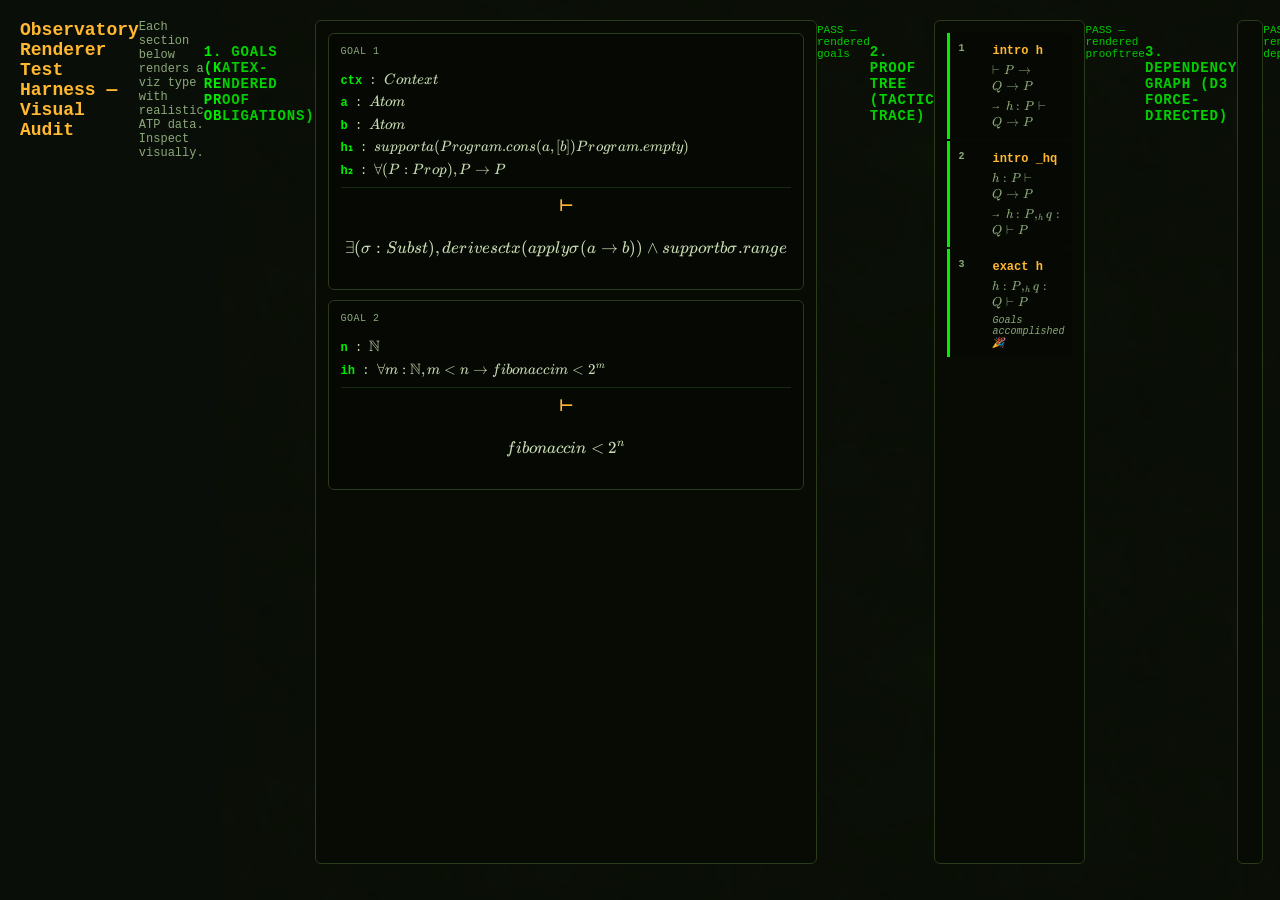
<file: dashboard/observatory-test.html>
<!DOCTYPE html>
<html lang="en">
<head>
  <meta charset="utf-8">
  <title>Observatory Renderer Test Harness</title>
  <link rel="stylesheet" href="style.css">
  <link rel="stylesheet" href="observatory.css">
  <link rel="stylesheet" href="vendor/katex.min.css">
  <script src="chart.min.js"></script>
  <script src="vendor/d3.v7.min.js"></script>
  <script src="vendor/katex.min.js"></script>
  <script src="vendor/mermaid.min.js"></script>
  <script src="observatory.js"></script>
  <style>
    body { background: #0a0e08; color: #c8dcb4; font-family: 'Share Tech Mono', monospace; padding: 20px; }
    h1 { color: #ffb830; font-size: 18px; margin-bottom: 20px; }
    h2 { color: #00ee00; font-size: 14px; margin: 24px 0 8px; text-transform: uppercase; letter-spacing: 0.06em; }
    .test-container {
      border: 1px solid #2a3a1a;
      border-radius: 6px;
      background: rgba(8, 12, 5, 0.98);
      margin-bottom: 16px;
      min-height: 200px;
      padding: 12px;
      position: relative;
    }
    .test-status { font-size: 11px; color: #8ba87a; margin-top: 4px; }
    .test-status.pass { color: #00ee00; }
    .test-status.fail { color: #ff3030; }
    :root {
      --text: #c8dcb4;
      --text-dim: #8ba87a;
      --accent: #ffb830;
      --green: #00ee00;
      --red: #ff3030;
      --amber: #ffb830;
      --border: #2a3a1a;
      --border-dim: #1a2a12;
      --bg-card: #0d1408;
      --font: 'Share Tech Mono', monospace;
    }
  </style>
</head>
<body>
  <h1>Observatory Renderer Test Harness — Visual Audit</h1>
  <p style="color:#8ba87a;font-size:12px;margin-bottom:20px">Each section below renders a viz type with realistic ATP data. Inspect visually.</p>

  <h2>1. Goals (KaTeX-rendered proof obligations)</h2>
  <div class="test-container" id="test-goals"></div>
  <div class="test-status" id="status-goals"></div>

  <h2>2. Proof Tree (tactic trace)</h2>
  <div class="test-container" id="test-prooftree"></div>
  <div class="test-status" id="status-prooftree"></div>

  <h2>3. Dependency Graph (D3 force-directed)</h2>
  <div class="test-container" id="test-depgraph" style="min-height:460px"></div>
  <div class="test-status" id="status-depgraph"></div>

  <h2>4. Treemap (D3 squarified)</h2>
  <div class="test-container" id="test-treemap" style="min-height:440px"></div>
  <div class="test-status" id="status-treemap"></div>

  <h2>5. Tactics (suggestion list)</h2>
  <div class="test-container" id="test-tactics"></div>
  <div class="test-status" id="status-tactics"></div>

  <h2>6. Math / LaTeX (KaTeX)</h2>
  <div class="test-container" id="test-latex"></div>
  <div class="test-status" id="status-latex"></div>

  <h2>7. Flowchart (Mermaid)</h2>
  <div class="test-container" id="test-flowchart"></div>
  <div class="test-status" id="status-flowchart"></div>

  <h2>8. Data Table (sortable)</h2>
  <div class="test-container" id="test-table"></div>
  <div class="test-status" id="status-table"></div>

  <script>
    if (typeof mermaid !== 'undefined') {
      mermaid.initialize({ startOnLoad: false, theme: 'dark', themeVariables: {
        primaryColor: '#1a3a12', primaryTextColor: '#c8dcb4', primaryBorderColor: '#2a5a1a',
        lineColor: '#00ee00', secondaryColor: '#0d1408', tertiaryColor: '#0a0e08'
      }});
    }

    function runTest(id, vizType, data) {
      var el = document.getElementById('test-' + id);
      var status = document.getElementById('status-' + id);
      try {
        Observatory.renderViz(vizType, data, el);
        status.textContent = 'PASS — rendered ' + vizType;
        status.className = 'test-status pass';
      } catch (e) {
        status.textContent = 'FAIL — ' + e.message;
        status.className = 'test-status fail';
      }
    }

    // 1. Goals
    runTest('goals', 'goals', {
      goals: [
        {
          hyps: [
            { name: 'ctx', type: 'Context' },
            { name: 'a', type: 'Atom' },
            { name: 'b', type: 'Atom' },
            { name: 'h₁', type: 'support a (Program.cons (a, [b]) Program.empty)' },
            { name: 'h₂', type: '∀ (P : Prop), P → P' }
          ],
          target: '∃ (σ : Subst), derives ctx (apply σ (a →  b)) ∧ support b σ.range'
        },
        {
          hyps: [
            { name: 'n', type: 'ℕ' },
            { name: 'ih', type: '∀ m : ℕ, m < n → fibonacci m < 2 ^ m' }
          ],
          target: 'fibonacci n < 2 ^ n'
        }
      ]
    });

    // 2. Proof Tree
    runTest('prooftree', 'prooftree', {
      steps: [
        { tactic: 'intro h', goal_before: '⊢ P → Q → P', goal_after: 'h : P ⊢ Q → P', status: 'success' },
        { tactic: 'intro _hq', goal_before: 'h : P ⊢ Q → P', goal_after: 'h : P, _hq : Q ⊢ P', status: 'success' },
        { tactic: 'exact h', goal_before: 'h : P, _hq : Q ⊢ P', goal_after: null, status: 'success', message: 'Goals accomplished 🎉' },
      ]
    });

    // 3. Dependency Graph
    runTest('depgraph', 'depgraph', {
      nodes: [
        { id: 'HeytingLean.Core', group: 0 },
        { id: 'HeytingLean.PTS.Main', group: 1 },
        { id: 'HeytingLean.PTS.Derives', group: 1 },
        { id: 'HeytingLean.PTS.Bridge', group: 1 },
        { id: 'HeytingLean.PTS.Contextual.Main', group: 2 },
        { id: 'HeytingLean.PTS.Contextual.SemanticSupport', group: 2 },
        { id: 'HeytingLean.PTS.Contextual.Derives', group: 2 },
        { id: 'HeytingLean.PTS.Contextual.Bridge', group: 2 },
        { id: 'HeytingLean.Nucleus', group: 3 },
        { id: 'HeytingLean.Ontology', group: 4 },
        { id: 'Mathlib.Tactic', group: 5 },
        { id: 'Mathlib.Data.List', group: 5 },
        { id: 'HeytingLean.ATP.Core', group: 6 },
        { id: 'HeytingLean.ATP.Prover', group: 6 },
        { id: 'HeytingLean.LoF.Core', group: 7 },
      ],
      edges: [
        ['HeytingLean.PTS.Main', 'HeytingLean.Core'],
        ['HeytingLean.PTS.Derives', 'HeytingLean.Core'],
        ['HeytingLean.PTS.Bridge', 'HeytingLean.PTS.Derives'],
        ['HeytingLean.PTS.Bridge', 'HeytingLean.PTS.Main'],
        ['HeytingLean.PTS.Contextual.Main', 'HeytingLean.PTS.Main'],
        ['HeytingLean.PTS.Contextual.SemanticSupport', 'HeytingLean.PTS.Contextual.Main'],
        ['HeytingLean.PTS.Contextual.Derives', 'HeytingLean.PTS.Contextual.Main'],
        ['HeytingLean.PTS.Contextual.Derives', 'HeytingLean.PTS.Derives'],
        ['HeytingLean.PTS.Contextual.Bridge', 'HeytingLean.PTS.Contextual.Derives'],
        ['HeytingLean.PTS.Contextual.Bridge', 'HeytingLean.PTS.Bridge'],
        ['HeytingLean.Nucleus', 'HeytingLean.Core'],
        ['HeytingLean.Ontology', 'HeytingLean.Nucleus'],
        ['HeytingLean.ATP.Core', 'HeytingLean.Core'],
        ['HeytingLean.ATP.Core', 'Mathlib.Tactic'],
        ['HeytingLean.ATP.Prover', 'HeytingLean.ATP.Core'],
        ['HeytingLean.LoF.Core', 'HeytingLean.Core'],
        ['HeytingLean.PTS.Main', 'Mathlib.Data.List'],
      ]
    });

    // 4. Treemap
    runTest('treemap', 'treemap', {
      files: [
        { path: 'HeytingLean/Ontology/DriverChain.lean', lines: 100915, health_score: 0.95, health_status: 'clean', sorry_count: 0 },
        { path: 'HeytingLean/PTS/Contextual/Derives.lean', lines: 1765, health_score: 1.0, health_status: 'clean', sorry_count: 0 },
        { path: 'HeytingLean/PTS/Contextual/Bridge.lean', lines: 754, health_score: 1.0, health_status: 'clean', sorry_count: 0 },
        { path: 'HeytingLean/Noneism/ProofTheory/Soundness/KripkeFO.lean', lines: 12047, health_score: 0.9, health_status: 'clean', sorry_count: 0 },
        { path: 'HeytingLean/ATP/DifferentiableATP/KAN.lean', lines: 890, health_score: 0.7, health_status: 'warning', sorry_count: 2 },
        { path: 'HeytingLean/ATP/EvolutionarySearch.lean', lines: 2300, health_score: 0.85, health_status: 'clean', sorry_count: 0 },
        { path: 'HeytingLean/Topology/Knot/BracketR3.lean', lines: 9592, health_score: 0.6, health_status: 'warning', sorry_count: 5 },
        { path: 'HeytingLean/Core.lean', lines: 500, health_score: 1.0, health_status: 'clean', sorry_count: 0 },
        { path: 'HeytingLean/Nucleus.lean', lines: 1200, health_score: 1.0, health_status: 'clean', sorry_count: 0 },
        { path: 'HeytingLean/LoF/Core.lean', lines: 3400, health_score: 0.92, health_status: 'clean', sorry_count: 0 },
        { path: 'HeytingLean/HeytingVeil/Intake/Demo.lean', lines: 31733, health_score: 0.88, health_status: 'clean', sorry_count: 0 },
        { path: 'HeytingLean/Chem/Materials/SpaceGroups.lean', lines: 6328, health_score: 0.3, health_status: 'critical', sorry_count: 12 },
        { path: 'HeytingLean/PTS/BaseExtension/Main.lean', lines: 420, health_score: 1.0, health_status: 'clean', sorry_count: 0 },
        { path: 'HeytingLean/PTS/BaseExtension/Contextual/Main.lean', lines: 380, health_score: 1.0, health_status: 'clean', sorry_count: 0 },
        { path: 'HeytingLean/Tests/Integration.lean', lines: 2100, health_score: 0.95, health_status: 'clean', sorry_count: 0 },
      ]
    });

    // 5. Tactics
    runTest('tactics', 'tactics', {
      tactics: [
        { tactic: 'simp [List.mem_cons_iff, support_cons]', confidence: 0.92, source: 'Mathlib premise retrieval', description: 'Simplify using list membership and support constructor lemmas' },
        { tactic: 'exact ih (n - 1) (by omega)', confidence: 0.78, source: 'KAN-trained tactic predictor', description: 'Apply induction hypothesis with arithmetic bound' },
        { tactic: 'constructor <;> assumption', confidence: 0.65, source: 'Evolutionary search (gen 3)', description: 'Split conjunction and close both subgoals from hypotheses' },
        { tactic: 'rw [derives_iff_support] at h₁ ⊢', confidence: 0.51, source: 'Bridge theorem (PTS.Bridge.lean:412)', description: 'Rewrite using the derives↔support equivalence' },
        { tactic: 'apply Context.mono (by exact le_refl _)', confidence: 0.33, source: 'Premise graph (depth 2)', description: 'Monotonicity of context with reflexive ordering' },
      ]
    });

    // 6. LaTeX
    runTest('latex', 'latex', {
      blocks: [
        { label: 'Nucleus Operator (Definition)', latex: 'R : \\Omega \\to \\Omega \\quad \\text{where} \\quad R(a \\to b) = R(a) \\to R(b)', display: true },
        { label: 'Fixed Point Property', latex: '\\Omega_R = \\{ x \\in \\Omega \\mid R(x) = x \\}', display: true },
        { label: 'Support-Search Equivalence (Main Theorem)', latex: '\\forall\\, \\Gamma, A.\\quad \\text{support}(\\Gamma, A) \\iff \\text{search}(\\Gamma, A)', display: true },
        { label: 'Induction Hypothesis', latex: '\\forall\\, m < n,\\; \\text{fib}(m) < 2^m \\implies \\text{fib}(n) < 2^n', display: true },
      ]
    });

    // 7. Flowchart
    runTest('flowchart', 'flowchart', {
      mermaid: 'graph TD\n' +
        '  A["⊢ P → Q → P"] -->|intro h| B["h : P ⊢ Q → P"]\n' +
        '  B -->|intro hq| C["h : P, hq : Q ⊢ P"]\n' +
        '  C -->|exact h| D["✓ No goals"]\n' +
        '  style A fill:#1a3a12,stroke:#00ee00\n' +
        '  style D fill:#0a2a0a,stroke:#00ee00,color:#00ff41\n'
    });

    // 8. Table
    runTest('table', 'table', {
      columns: ['Declaration', 'Kind', 'File', 'Lines', 'Sorry', 'Health'],
      rows: [
        ['support_iff_search', 'theorem', 'PTS/Bridge.lean', 142, 'No', '1.00'],
        ['derives_cons', 'theorem', 'PTS/Derives.lean', 38, 'No', '1.00'],
        ['Context.mono', 'theorem', 'PTS/Contextual/Main.lean', 25, 'No', '1.00'],
        ['imp_forward_axiom', 'axiom', 'PTS/Bridge.lean', 3, 'N/A', '0.40'],
        ['search_cut', 'theorem', 'PTS/Contextual/Bridge.lean', 89, 'YES', '0.60'],
        ['fibonacci_bound', 'theorem', 'ATP/Core.lean', 210, 'No', '0.95'],
        ['kan_predict', 'def', 'ATP/DifferentiableATP/KAN.lean', 156, 'YES', '0.70'],
        ['nucleus_grafting', 'theorem', 'NucleusGrafting/Certificate.lean', 67, 'No', '1.00'],
      ]
    });
  </script>
</body>
</html>
</file>
<file: dashboard/style.css>
/* ================================================================
   Agent H.A.L.O. Dashboard — Fallout / Pip-Boy Terminal Theme
   ================================================================
   Color palette: phosphor green + amber accent on olive-dark CRT
   Typography: monospace throughout (Share Tech Mono / system fallback)
   Effects: CRT scanlines, vignette, text glow (all toggleable)
   ================================================================ */

:root {
  /* === Fallout Pip-Boy Palette === */
  --bg: #080c05;
  --bg-card: #0d1408;
  --bg-sidebar: #060a04;
  --bg-hover: #142210;
  --border: #1a3312;
  --border-bright: #2a5522;

  --text: #35ff3e;
  --text-bright: #78ff74;
  --text-muted: #78cb5a;
  --text-dim: #4ca43a;

  /* Apoth3osis-like orange accent family */
  --accent: #ff6a00;
  --accent-hover: #ff8d2b;
  --accent-dim: #b44800;

  --green: #00ff41;
  --blue: #4ba3ff;
  --yellow: #ff9f2a;
  --red: #ff3030;
  --orange: #ff6a00;
  --purple: #c49bff;

  --radius: 2px;
  --sidebar-w: 220px;
  /* Keep Share Tech Mono first if installed locally, but avoid external fetches. */
  --font: 'Share Tech Mono', 'Courier New', 'Lucida Console', Monaco, monospace;
  --font-mono: 'Share Tech Mono', 'Courier New', 'Lucida Console', Monaco, monospace;

  /* CRT glow effects */
  --glow-green: 0 0 4px rgba(53, 255, 62, 0.25);
  --glow-amber: 0 0 6px rgba(255, 106, 0, 0.28);
  --glow-red: 0 0 8px rgba(255, 48, 48, 0.35);
  --glow-bright: 0 0 8px rgba(53, 255, 62, 0.22);

  /* === Setup V3 Design Tokens === */
  --halo-bg: #080c08;
  --halo-surface: #0e150e;
  --halo-card: #121c12;
  --halo-border: #1a2e1a;
  --halo-green: #33ff66;
  --halo-green-dim: #1a8033;
  --halo-green-muted: #0d4020;
  --halo-amber: #e0a020;
  --halo-red: #e04040;
  --halo-text: #c8e0c8;
  --halo-text-dim: #4a6a4a;
}

* { margin: 0; padding: 0; box-sizing: border-box; }

html, body {
  height: 100%;
  font-family: var(--font);
  background: var(--bg);
  color: var(--text);
  -webkit-font-smoothing: antialiased;
  -moz-osx-font-smoothing: grayscale;
}

/* ================================================================
   BACKGROUND PATTERN — Subtle fractal army-green camo texture
   ================================================================
   Low-frequency feTurbulence (large organic blobs) with high octaves
   (fractal flowery detail). Dark olive tint between --bg (#080c05)
   and --border (#1a3312). Very low opacity — atmosphere, not noise.
   Two layers: coarse blobs (0.008) + fine floral detail (0.03).
   ================================================================ */
body::before {
  content: '';
  position: fixed;
  top: 0;
  left: var(--sidebar-w);
  width: calc(100vw - var(--sidebar-w));
  height: 100vh;
  pointer-events: none;
  z-index: 0;
  opacity: 0.26;
  /* Coarse camo blobs — large, slow-rolling organic shapes */
  background-image:
    url("data:image/svg+xml,%3Csvg viewBox='0 0 512 512' xmlns='http://www.w3.org/2000/svg'%3E%3Cfilter id='c' color-interpolation-filters='sRGB'%3E%3CfeTurbulence type='fractalNoise' baseFrequency='0.008' numOctaves='5' seed='42' stitchTiles='stitch'/%3E%3CfeColorMatrix type='saturate' values='0'/%3E%3CfeComponentTransfer%3E%3CfeFuncR type='linear' slope='0.07' intercept='0.03'/%3E%3CfeFuncG type='linear' slope='0.12' intercept='0.04'/%3E%3CfeFuncB type='linear' slope='0.03' intercept='0.01'/%3E%3CfeFuncA type='linear' slope='0.8' intercept='0'/%3E%3C/feComponentTransfer%3E%3C/filter%3E%3Crect width='100%25' height='100%25' filter='url(%23c)'/%3E%3C/svg%3E"),
    /* Fine fractal floral detail — smaller, more intricate */
    url("data:image/svg+xml,%3Csvg viewBox='0 0 256 256' xmlns='http://www.w3.org/2000/svg'%3E%3Cfilter id='f' color-interpolation-filters='sRGB'%3E%3CfeTurbulence type='fractalNoise' baseFrequency='0.03' numOctaves='6' seed='7' stitchTiles='stitch'/%3E%3CfeColorMatrix type='saturate' values='0'/%3E%3CfeComponentTransfer%3E%3CfeFuncR type='linear' slope='0.05' intercept='0.02'/%3E%3CfeFuncG type='linear' slope='0.10' intercept='0.03'/%3E%3CfeFuncB type='linear' slope='0.02' intercept='0.01'/%3E%3CfeFuncA type='linear' slope='0.6' intercept='0'/%3E%3C/feComponentTransfer%3E%3C/filter%3E%3Crect width='100%25' height='100%25' filter='url(%23f)'/%3E%3C/svg%3E");
  background-size: 512px 512px, 256px 256px;
  background-repeat: repeat;
}

body { display: flex; }

/* ================================================================
   CRT EFFECTS — Scanlines + Vignette overlay
   ================================================================ */

#crt-overlay {
  position: fixed;
  top: 0;
  left: var(--sidebar-w);
  width: calc(100vw - var(--sidebar-w));
  height: 100vh;
  pointer-events: none;
  z-index: 9999;
}

#crt-overlay::before {
  content: '';
  position: absolute;
  top: 0; left: 0; right: 0; bottom: 0;
  background: repeating-linear-gradient(
    0deg,
    rgba(0, 0, 0, 0) 0px,
    rgba(0, 0, 0, 0) 1px,
    rgba(0, 0, 0, 0.035) 1px,
    rgba(0, 0, 0, 0.035) 2px
  );
}

#crt-overlay::after {
  content: '';
  position: absolute;
  top: 0; left: 0; right: 0; bottom: 0;
  background: radial-gradient(
    ellipse at center,
    transparent 55%,
    rgba(0, 0, 0, 0.28) 100%
  );
}

body.no-crt #crt-overlay { display: none; }

/* ================================================================
   GRAIN TEXTURE — Phosphor noise overlay (always on)
   ================================================================
   Bright yellowish-green speckles overlaying ALL content.
   No mix-blend-mode (screen doesn't blend across stacking contexts
   on fixed-position elements — grain was invisible on cards).
   Bright noise at low opacity = visible texture on everything.
   Sits below CRT scanlines (9998 < 9999).
   ================================================================ */

#grain-overlay {
  position: fixed;
  top: 0;
  left: var(--sidebar-w);
  width: calc(100vw - var(--sidebar-w));
  height: 100vh;
  pointer-events: none;
  z-index: 9998;
  opacity: 0.05;
  background-repeat: repeat;
  background-size: 256px 256px;
  background-image: url("data:image/svg+xml,%3Csvg viewBox='0 0 256 256' xmlns='http://www.w3.org/2000/svg'%3E%3Cfilter id='n' color-interpolation-filters='sRGB'%3E%3CfeTurbulence type='fractalNoise' baseFrequency='0.65' numOctaves='3' stitchTiles='stitch'/%3E%3CfeColorMatrix type='saturate' values='0'/%3E%3CfeComponentTransfer%3E%3CfeFuncR type='linear' slope='1' intercept='0'/%3E%3CfeFuncG type='linear' slope='1' intercept='0'/%3E%3CfeFuncB type='linear' slope='0.3' intercept='0'/%3E%3C/feComponentTransfer%3E%3C/filter%3E%3Crect width='100%25' height='100%25' filter='url(%23n)'/%3E%3C/svg%3E");
}

/* ================================================================
   SIDEBAR
   ================================================================ */

#sidebar {
  width: var(--sidebar-w);
  height: 100vh;
  background: var(--bg-sidebar);
  border-right: 1px solid var(--border);
  display: flex;
  flex-direction: column;
  position: fixed;
  top: 0;
  left: 0;
  z-index: 10;
}

.sidebar-header {
  padding: 16px 16px 14px;
  border-bottom: 1px solid var(--border);
  text-align: center;
}

.halo-logo {
  display: block;
  width: 80px;
  height: auto;
  margin: 0 auto 10px;
  object-fit: contain;
  border-radius: 12px;
  border: 1px solid rgba(255, 106, 0, 0.15);
  background:
    radial-gradient(circle at 50% 45%, rgba(255, 106, 0, 0.06), rgba(8, 12, 5, 0.1) 70%),
    rgba(7, 12, 6, 0.8);
  padding: 4px;
  box-shadow:
    0 0 10px rgba(255, 106, 0, 0.08),
    0 0 16px rgba(53, 255, 62, 0.04);
  filter:
    drop-shadow(0 0 4px rgba(255, 106, 0, 0.18));
  transition: filter 0.3s, box-shadow 0.3s, border-color 0.3s;
  animation: halo-pulse 4s ease-in-out infinite;
  -webkit-mask-image: radial-gradient(ellipse 96% 96% at 50% 48%, black 72%, transparent 100%);
  mask-image: radial-gradient(ellipse 96% 96% at 50% 48%, black 72%, transparent 100%);
}

.halo-logo:hover {
  filter:
    drop-shadow(0 0 8px rgba(255, 106, 0, 0.35));
  box-shadow:
    0 0 14px rgba(255, 106, 0, 0.14),
    0 0 22px rgba(53, 255, 62, 0.08);
  border-color: rgba(255, 106, 0, 0.35);
}

@keyframes halo-pulse {
  0%, 100% { box-shadow: 0 0 10px rgba(255, 106, 0, 0.08), 0 0 16px rgba(53, 255, 62, 0.04); }
  50% { box-shadow: 0 0 14px rgba(255, 106, 0, 0.14), 0 0 22px rgba(53, 255, 62, 0.07); }
}

.logo {
  font-size: 18px;
  font-weight: 700;
  color: var(--accent);
  letter-spacing: 2.5px;
  text-shadow: var(--glow-amber);
  text-transform: uppercase;
  line-height: 1.2;
}

.logo-sub {
  font-size: 9.5px;
  color: var(--text-dim);
  margin-top: 4px;
  letter-spacing: 0.8px;
  text-transform: uppercase;
  line-height: 1.5;
}

.logo-letter {
  color: var(--accent);
  font-weight: 700;
  text-shadow: var(--glow-amber);
}

.nav-links {
  list-style: none;
  padding: 8px 0;
  flex: 1;
  overflow-y: auto;
  min-height: 0;
}

.nav-section {
  font-size: 10px;
  text-transform: uppercase;
  letter-spacing: 1.5px;
  color: var(--text-dim, #6a8a6a);
  padding: 14px 16px 4px;
  margin-top: 2px;
  user-select: none;
  pointer-events: auto;
  cursor: pointer;
  list-style: none;
  opacity: 0.7;
  display: flex;
  align-items: center;
  justify-content: space-between;
  transition: opacity 0.15s;
}
.nav-section:hover {
  opacity: 1;
}
.nav-section:first-child {
  padding-top: 6px;
  margin-top: 0;
}
.section-arrow {
  font-size: 8px;
  transition: transform 0.25s;
  opacity: 0.5;
}
.nav-section.collapsed .section-arrow {
  transform: rotate(-90deg);
}
li[data-section-item]:not(.nav-sub-item) {
  overflow: hidden;
  max-height: 50px;
  transition: max-height 0.25s ease-out, opacity 0.2s, padding 0.2s;
}
.nav-section.collapsed ~ li[data-section-item] {
  /* CSS sibling combinator doesn't scope to a group, so JS handles this */
}
li.nav-section-hidden {
  max-height: 0 !important;
  opacity: 0;
  padding: 0 !important;
  margin: 0 !important;
  pointer-events: none;
}
.nav-divider {
  border-top: 1px solid rgba(53, 255, 62, 0.1);
  margin: 8px 16px;
  list-style: none;
}

.nav-link {
  display: flex;
  align-items: center;
  gap: 10px;
  position: relative;
  padding: 10px 16px;
  color: var(--text-muted);
  text-decoration: none;
  font-size: 13px;
  letter-spacing: 0.5px;
  text-transform: uppercase;
  transition: background 0.15s, color 0.15s;
  border-left: 3px solid transparent;
}

.nav-link:hover {
  background: var(--bg-hover);
  color: var(--text);
  text-shadow: var(--glow-green);
}

.nav-link.active {
  color: var(--accent);
  background: var(--bg-hover);
  border-left: 12px solid var(--accent);
  font-weight: 600;
  text-shadow: var(--glow-amber);
  /* Linear diffusion glow from the active orange border */
  box-shadow:
    inset  2px 0  2px rgba(255, 106, 0, 0.42),
    inset  4px 0  4px rgba(255, 106, 0, 0.34),
    inset  6px 0  6px rgba(255, 106, 0, 0.26),
    inset  8px 0  8px rgba(255, 106, 0, 0.18),
    inset 10px 0 10px rgba(255, 106, 0, 0.10),
    inset 12px 0 12px rgba(255, 106, 0, 0.05),
    -2px 0  3px rgba(255, 106, 0, 0.28),
    -4px 0  6px rgba(255, 106, 0, 0.20),
    -6px 0  9px rgba(255, 106, 0, 0.13),
    -8px 0 12px rgba(255, 106, 0, 0.08);
}

.nav-icon { font-size: 16px; width: 20px; text-align: center; line-height: 1; }

.sidebar-footer {
  padding: 8px 0 12px;
  border-top: 1px solid var(--border);
  display: flex;
  flex-direction: column;
  gap: 4px;
}
.sidebar-footer-config {
  display: flex;
  align-items: center;
  padding: 8px 16px !important;
  font-size: 13px;
}
.sidebar-footer-row {
  display: flex;
  align-items: center;
  justify-content: space-between;
  padding: 0 16px;
}

.version { font-size: 11px; color: var(--text-dim); letter-spacing: 1px; }

.theme-toggle {
  background: none;
  border: 2px solid var(--border);
  color: var(--text-muted);
  padding: 4px 8px;
  border-radius: var(--radius);
  cursor: pointer;
  font-size: 11px;
  font-family: var(--font);
  letter-spacing: 0.5px;
  text-transform: uppercase;
  transition: all 0.2s;
  position: relative;
}
.theme-toggle::after {
  content: none;
  display: none;
}

.theme-toggle:hover {
  color: var(--text);
  border-color: var(--text-muted);
  text-shadow: var(--glow-green);
}

/* CRT active state — toggled via JS */
.theme-toggle.crt-on {
  color: var(--green);
  border-color: rgba(0, 255, 65, 0.3);
  text-shadow: var(--glow-green);
}

/* ================================================================
   NAV LOCKING (Setup-first onboarding gate)
   ================================================================ */

.nav-link.nav-locked {
  color: var(--text-dim);
  opacity: 0.35;
  pointer-events: none;
  cursor: not-allowed;
  position: relative;
}

.nav-link.nav-locked::after {
  content: '\1F512';
  font-size: 8px;
  position: absolute;
  right: 12px;
  top: 50%;
  transform: translateY(-50%);
  opacity: 0.6;
}

.nav-link.nav-locked:hover {
  background: none;
  color: var(--text-dim);
  text-shadow: none;
}

/* Pulse animation on Setup tab when incomplete */
.nav-link.setup-incomplete {
  animation: setup-pulse 2.5s ease-in-out infinite;
}

@keyframes setup-pulse {
  0%, 100% { border-left-color: var(--accent); }
  50% { border-left-color: var(--green); }
}

/* Unlock flash animation */
@keyframes nav-unlock-flash {
  0% { background: rgba(0, 255, 65, 0.15); }
  100% { background: transparent; }
}

.nav-link.nav-unlocked {
  animation: nav-unlock-flash 0.8s ease-out;
}

/* Setup progress indicator in sidebar */
.setup-progress-indicator {
  padding: 6px 16px 10px;
  font-size: 10px;
  color: var(--text-dim);
  letter-spacing: 0.6px;
  text-transform: uppercase;
  border-bottom: 1px solid var(--border);
}

.setup-progress-indicator .progress-bar {
  height: 3px;
  background: var(--border);
  border-radius: 2px;
  margin-top: 4px;
  overflow: hidden;
}

.setup-progress-indicator .progress-fill {
  height: 100%;
  background: var(--accent);
  border-radius: 2px;
  transition: width 0.4s ease;
}

/* ================================================================
   SETUP PAGE — Friendly onboarding wizard
   ================================================================ */

/* Centered wrapper for setup page content */
.setup-page-wrap {
  max-width: 860px;
  margin: 0 auto;
  width: 100%;
}

/* Hero welcome section */
.setup-hero {
  text-align: center;
  padding: 40px 24px 32px;
  margin: 0 0 28px;
}

.setup-hero-img {
  width: 140px;
  height: 140px;
  object-fit: contain;
  margin-bottom: 16px;
  border-radius: 16px;
  filter: drop-shadow(0 0 18px rgba(255, 106, 0, 0.3)) drop-shadow(0 0 40px rgba(0, 255, 65, 0.1));
}

.setup-hero-emoji {
  font-size: 48px;
  margin-bottom: 16px;
  line-height: 1;
  filter: drop-shadow(0 0 12px rgba(255, 106, 0, 0.3));
}

.setup-hero h1 {
  font-size: 28px;
  color: var(--text-bright);
  letter-spacing: -0.3px;
  text-transform: none;
  margin-bottom: 10px;
  font-weight: 700;
  text-shadow: 0 0 20px rgba(53, 255, 62, 0.15);
}

.setup-hero p {
  font-size: 15px;
  color: var(--text-muted);
  line-height: 1.6;
  max-width: 560px;
  margin: 0 auto;
}

/* Horizontal progress stepper */
.setup-stepper {
  display: flex;
  justify-content: center;
  gap: 0;
  max-width: 480px;
  margin: 0 auto 36px;
  padding: 0 16px;
}

.setup-stepper-step {
  display: flex;
  flex-direction: column;
  align-items: center;
  flex: 1;
  position: relative;
}

.setup-stepper-step::before {
  content: '';
  position: absolute;
  top: 18px;
  left: calc(-50% + 18px);
  right: calc(50% + 18px);
  height: 2px;
  background: var(--border);
  transition: background 0.4s;
}

.setup-stepper-step:first-child::before { display: none; }

.setup-stepper-step.s-done::before {
  background: var(--green);
}

.setup-stepper-step.s-active::before {
  background: linear-gradient(90deg, var(--green), var(--accent));
}

.setup-stepper-dot {
  width: 36px;
  height: 36px;
  border-radius: 50%;
  display: flex;
  align-items: center;
  justify-content: center;
  font-size: 14px;
  font-weight: 700;
  border: 2px solid var(--border);
  background: var(--bg-card);
  color: var(--text-dim);
  transition: all 0.3s;
  z-index: 1;
  position: relative;
}

.s-active .setup-stepper-dot {
  border-color: var(--accent);
  color: var(--accent);
  background: rgba(255, 106, 0, 0.1);
  box-shadow: 0 0 16px rgba(255, 106, 0, 0.25);
}

.s-done .setup-stepper-dot {
  border-color: var(--green);
  color: #080c05;
  background: var(--green);
  box-shadow: 0 0 12px rgba(0, 255, 65, 0.2);
}

.setup-stepper-label {
  font-size: 11px;
  margin-top: 8px;
  color: var(--text-dim);
  text-transform: uppercase;
  letter-spacing: 0.5px;
  text-align: center;
}

.s-active .setup-stepper-label { color: var(--accent); }
.s-done .setup-stepper-label { color: var(--green); }

/* Setup cards — warm, spacious containers */
.setup-card-v2 {
  border: 2px solid var(--border);
  border-radius: 8px;
  background-color: var(--bg-card);
  background-image:
    /* Army-tan notecard wash (25% more transparent than prior revision) */
    linear-gradient(180deg, rgba(155, 131, 110, 0.38), rgba(108, 87, 68, 0.31)),
    /* Soft paper highlight */
    radial-gradient(120% 90% at 12% 8%, rgba(219, 181, 126, 0.15) 0%, rgba(219, 181, 126, 0.00) 64%),
    /* Faint notecard fiber striations */
    repeating-linear-gradient(7deg, rgba(233, 215, 184, 0.04) 0 1px, rgba(108, 87, 68, 0.03) 1px 3px),
    /* Paper grain */
    url("data:image/svg+xml,%3Csvg viewBox='0 0 240 240' xmlns='http://www.w3.org/2000/svg'%3E%3Cfilter id='paper' color-interpolation-filters='sRGB'%3E%3CfeTurbulence type='fractalNoise' baseFrequency='0.78' numOctaves='2' seed='37' stitchTiles='stitch'/%3E%3CfeColorMatrix type='saturate' values='0'/%3E%3CfeComponentTransfer%3E%3CfeFuncR type='linear' slope='0.58' intercept='0.20'/%3E%3CfeFuncG type='linear' slope='0.48' intercept='0.14'/%3E%3CfeFuncB type='linear' slope='0.34' intercept='0.08'/%3E%3CfeFuncA type='linear' slope='0.105' intercept='0'/%3E%3C/feComponentTransfer%3E%3C/filter%3E%3Crect width='100%25' height='100%25' filter='url(%23paper)'/%3E%3C/svg%3E");
  background-size: auto, auto, auto, 240px 240px;
  background-repeat: no-repeat, no-repeat, repeat, repeat;
  background-blend-mode: normal, screen, soft-light, multiply;
  padding: 28px 32px 24px;
  margin-bottom: 20px;
  transition: border-color 0.3s, box-shadow 0.3s, opacity 0.3s;
  position: relative;
  overflow: hidden;
}
.setup-card-v2::before {
  content: '';
  position: absolute;
  inset: -1px;
  border: 2px solid rgba(255, 106, 0, 0.25);
  border-radius: inherit;
  pointer-events: none;
  filter: url(#rough-border);
  box-shadow: 0 0 6px rgba(255, 106, 0, 0.1);
}

.setup-card-v2.card-active {
  border-color: var(--accent);
  box-shadow: 0 0 24px rgba(255, 106, 0, 0.08), inset 0 1px 0 rgba(255, 106, 0, 0.05);
}

.setup-card-v2.card-done {
  border-color: rgba(0, 255, 65, 0.3);
  background-color: var(--bg-card);
  background-image:
    linear-gradient(180deg, rgba(0, 255, 65, 0.06), rgba(0, 255, 65, 0.01)),
    linear-gradient(180deg, rgba(155, 131, 110, 0.38), rgba(108, 87, 68, 0.31)),
    radial-gradient(120% 90% at 12% 8%, rgba(219, 181, 126, 0.14) 0%, rgba(219, 181, 126, 0.00) 64%),
    repeating-linear-gradient(7deg, rgba(233, 215, 184, 0.04) 0 1px, rgba(108, 87, 68, 0.03) 1px 3px),
    url("data:image/svg+xml,%3Csvg viewBox='0 0 240 240' xmlns='http://www.w3.org/2000/svg'%3E%3Cfilter id='paper2' color-interpolation-filters='sRGB'%3E%3CfeTurbulence type='fractalNoise' baseFrequency='0.78' numOctaves='2' seed='37' stitchTiles='stitch'/%3E%3CfeColorMatrix type='saturate' values='0'/%3E%3CfeComponentTransfer%3E%3CfeFuncR type='linear' slope='0.58' intercept='0.20'/%3E%3CfeFuncG type='linear' slope='0.48' intercept='0.14'/%3E%3CfeFuncB type='linear' slope='0.34' intercept='0.08'/%3E%3CfeFuncA type='linear' slope='0.105' intercept='0'/%3E%3C/feComponentTransfer%3E%3C/filter%3E%3Crect width='100%25' height='100%25' filter='url(%23paper2)'/%3E%3C/svg%3E");
  background-size: auto, auto, auto, auto, 240px 240px;
  background-repeat: no-repeat, no-repeat, no-repeat, repeat, repeat;
  background-blend-mode: screen, normal, screen, soft-light, multiply;
}

.setup-card-v2.card-locked {
  opacity: 0.35;
  pointer-events: none;
}

/* LLM choice grid — side-by-side Local vs OpenRouter */
.setup-llm-choice-grid {
  display: flex;
  justify-content: center;
  gap: 0;
  align-items: stretch;
  margin-top: 4px;
}

.setup-llm-choice-grid .setup-llm-option {
  max-width: 320px;
  width: 100%;
}
@media (max-width: 640px) {
  .setup-llm-choice-grid {
    grid-template-columns: 1fr;
  }
  .setup-llm-divider {
    flex-direction: row !important;
    padding: 6px 0 !important;
  }
  .setup-llm-divider::before,
  .setup-llm-divider::after {
    width: 40px !important;
    height: 1px !important;
  }
}
.setup-llm-option {
  display: flex;
  flex-direction: column;
  align-items: center;
  text-align: center;
  padding: 24px 20px;
  border-radius: 10px;
  border: 1px solid var(--border);
  background: rgba(4, 14, 8, 0.45);
  transition: border-color 0.2s, box-shadow 0.2s;
}
.setup-llm-option:hover {
  border-color: var(--accent);
  box-shadow: 0 0 20px rgba(255, 106, 0, 0.06);
}
.setup-llm-option-icon {
  font-size: 32px;
  margin-bottom: 12px;
  line-height: 1;
  display: flex;
  align-items: center;
  justify-content: center;
  min-height: 36px;
}
.setup-llm-option-title {
  font-size: 15px;
  font-weight: 700;
  color: var(--text-bright);
  margin-bottom: 8px;
}
.setup-llm-option-desc {
  font-size: 12px;
  color: var(--text-muted);
  line-height: 1.6;
  margin-bottom: 16px;
  max-width: 260px;
}
.setup-llm-divider {
  display: flex;
  flex-direction: column;
  align-items: center;
  justify-content: center;
  padding: 0 12px;
  gap: 8px;
}
.setup-llm-divider::before,
.setup-llm-divider::after {
  content: '';
  width: 1px;
  height: 40px;
  background: var(--border);
}
.setup-llm-divider span {
  font-size: 11px;
  font-weight: 600;
  color: var(--text-dim);
  text-transform: uppercase;
  letter-spacing: 0.08em;
}

.setup-card-v2 .card-header {
  display: flex;
  align-items: center;
  gap: 14px;
  margin-bottom: 16px;
}

/* Increase contrast for content inside tan setup cards */
.setup-card-v2 .card-title { color: var(--text-bright); }
.setup-card-v2 .card-desc { color: #99df8f; }

.setup-card-v2 .identity-profile-row {
  background: rgba(6, 10, 4, 0.52);
  border: 1px solid rgba(42, 85, 34, 0.9);
  border-radius: 8px;
  padding: 10px 12px;
}

.setup-card-v2 .avatar-preview {
  background: rgba(6, 10, 4, 0.9);
  border-color: var(--accent);
  color: var(--accent-hover);
  box-shadow: inset 0 0 0 1px rgba(255, 106, 0, 0.22);
}

.setup-card-v2 .setup-input,
.setup-card-v2 .setup-token-row input,
.setup-card-v2 .setup-token-input input {
  background: rgba(5, 9, 4, 0.84);
  border-color: rgba(42, 85, 34, 0.95);
  color: var(--text-bright);
}

.setup-card-v2 .setup-input::placeholder,
.setup-card-v2 .setup-token-row input::placeholder,
.setup-card-v2 .setup-token-input input::placeholder {
  color: rgba(120, 203, 90, 0.9);
}

.setup-card-v2 .setup-input:focus,
.setup-card-v2 .setup-token-row input:focus,
.setup-card-v2 .setup-token-input input:focus {
  border-color: var(--accent);
  box-shadow: 0 0 0 2px rgba(255, 106, 0, 0.22);
}

.setup-card-v2 .setup-alt-path {
  background: rgba(6, 10, 4, 0.56);
  border-color: rgba(42, 85, 34, 0.85);
}

.setup-card-v2 .setup-alt-path summary {
  background: rgba(8, 12, 5, 0.46);
  color: var(--text-muted);
}

.setup-card-v2 .setup-alt-path .alt-body {
  background: rgba(4, 8, 3, 0.55);
}

.setup-card-v2 .card-icon {
  width: 44px;
  height: 44px;
  border-radius: 10px;
  display: flex;
  align-items: center;
  justify-content: center;
  font-size: 22px;
  flex-shrink: 0;
  background: rgba(255, 106, 0, 0.08);
  border: 1px solid rgba(255, 106, 0, 0.15);
}

/* Identity card icon should be solid and legible */
#setup-identity .card-icon {
  background: #13210d;
  border-color: #2a5522;
}

#setup-identity .identity-card-icon-img {
  display: block;
  width: 30px;
  height: 30px;
  object-fit: contain;
}

/* Identity header — compact card wrapping the ID image */
#setup-identity .card-header {
  position: relative;
  display: inline-block;
  max-width: 148px;
  margin-bottom: 18px;
  padding: 8px 8px 6px;
  border: 1px solid rgba(66, 128, 64, 0.9);
  border-radius: 10px;
  background:
    linear-gradient(180deg, rgba(14, 26, 11, 0.92), rgba(10, 18, 8, 0.92)),
    repeating-linear-gradient(
      90deg,
      rgba(160, 210, 156, 0.08) 0 2px,
      rgba(11, 18, 10, 0.05) 2px 8px
    );
  box-shadow:
    inset 0 0 0 1px rgba(175, 220, 165, 0.12),
    0 6px 12px rgba(0, 0, 0, 0.3);
}

#setup-identity .card-header::after {
  content: "Get to know me";
  display: block;
  margin-top: 6px;
  font-size: 11px;
  font-weight: 600;
  letter-spacing: 0.06em;
  color: rgba(150, 230, 130, 0.9);
  text-align: center;
}

#setup-identity .card-header .card-title {
  letter-spacing: 0.03em;
}

#setup-identity .card-header .card-desc {
  color: #9ddf94;
}

#setup-identity {
  overflow: visible;
}

/* Proof lattice wrap (hero + sidebar) */
.proof-lattice-wrap {
  display: flex;
  width: 100%;
  height: 320px;
  margin-bottom: 14px;
  border: 1px solid rgba(34, 197, 94, 0.12);
  border-radius: 8px;
  background: #030a04;
  overflow: hidden;
  box-shadow:
    0 4px 16px rgba(0, 0, 0, 0.4),
    inset 0 0 30px rgba(34, 197, 94, 0.03);
}

.proof-lattice-hero {
  position: relative;
  flex: 1;
  min-width: 0;
  height: 320px;
  overflow: hidden;
}

#proof-lattice-three {
  position: absolute;
  inset: 0;
  width: 100%;
  height: 100%;
  display: flex;
  align-items: center;
  justify-content: center;
}

.proof-lattice-hero canvas {
  display: block;
  width: 100% !important;
  height: 320px !important;
  cursor: grab;
}

.proof-lattice-hero canvas:active {
  cursor: grabbing;
}

.proof-lattice-status {
  position: absolute;
  bottom: 0;
  left: 0;
  right: 0;
  text-align: center;
  font-size: 10px;
  letter-spacing: 0.15em;
  text-transform: uppercase;
  color: rgba(34, 197, 94, 0.6);
  padding: 6px 0 8px;
  text-shadow: 0 0 8px rgba(0, 255, 65, 0.25);
  background: linear-gradient(to top, rgba(3, 10, 4, 0.9), transparent);
  pointer-events: none;
  z-index: 2;
}

/* Sidebar — fixed height, no layout shift */
.proof-lattice-sidebar {
  width: 190px;
  height: 320px;
  flex-shrink: 0;
  padding: 10px 12px;
  border-left: 1px solid rgba(34, 197, 94, 0.1);
  overflow-y: auto;
  background: rgba(3, 10, 4, 0.95);
  font-size: 11px;
}

.pls-header {
  font-size: 8px;
  text-transform: uppercase;
  letter-spacing: 0.15em;
  color: rgba(34, 197, 94, 0.45);
  margin-bottom: 6px;
}

.pls-divider {
  height: 1px;
  background: rgba(34, 197, 94, 0.08);
  margin: 8px 0;
}

.pls-muted {
  color: rgba(180, 180, 180, 0.35);
  font-size: 10px;
  font-style: italic;
}

/* Family list */
.pls-fam-row {
  display: flex;
  align-items: center;
  gap: 6px;
  padding: 3px 4px;
  border-radius: 4px;
  cursor: pointer;
  transition: background 0.15s;
}
.pls-fam-row:hover {
  background: rgba(34, 197, 94, 0.08);
}
.pls-fam-row.pls-fam-active {
  background: rgba(34, 197, 94, 0.15);
  border: 1px solid rgba(34, 197, 94, 0.25);
}
.pls-fam-dot {
  width: 7px;
  height: 7px;
  border-radius: 50%;
  flex-shrink: 0;
}
.pls-fam-name {
  flex: 1;
  color: rgba(220, 230, 220, 0.8);
  font-size: 10px;
  white-space: nowrap;
  overflow: hidden;
  text-overflow: ellipsis;
}
.pls-fam-count {
  color: rgba(34, 197, 94, 0.5);
  font-size: 9px;
  font-variant-numeric: tabular-nums;
}

/* Stats */
.pls-stat-row {
  display: flex;
  justify-content: space-between;
  padding: 1px 0;
  color: rgba(200, 210, 200, 0.6);
  font-size: 10px;
}
.pls-stat-row span:last-child {
  color: rgba(34, 197, 94, 0.7);
  font-variant-numeric: tabular-nums;
}

/* Selected node — fixed space to prevent layout shift */
.pls-selected {
  min-height: 60px;
}
.pls-sel-name {
  color: var(--green);
  font-weight: 600;
  font-size: 11px;
  word-break: break-all;
  margin-bottom: 2px;
}
.pls-sel-meta {
  display: flex;
  align-items: center;
  gap: 4px;
  font-size: 10px;
  color: rgba(200, 210, 200, 0.65);
  margin-bottom: 2px;
}
.pls-sel-file {
  font-size: 9px;
  color: rgba(180, 190, 180, 0.45);
  word-break: break-all;
  margin-bottom: 2px;
}
.pls-sel-imp {
  font-size: 9px;
  color: rgba(34, 197, 94, 0.5);
}

.anon-mode-shell {
  margin-top: 16px;
  padding: 14px 12px 12px;
  border-top: 1px solid var(--border);
  position: relative;
  display: grid;
  grid-template-columns: 96px 1fr auto;
  align-items: center;
  gap: 12px;
}

.anonymous-launch-wrap {
  position: relative;
  display: inline-flex;
  align-items: flex-end;
  justify-content: center;
}

.anonymous-launch-ninja {
  position: absolute;
  width: 96px;
  height: 96px;
  object-fit: contain;
  right: 10px;
  bottom: calc(100% - 30px);
  z-index: 3;
  pointer-events: none;
  filter: drop-shadow(0 4px 8px rgba(0, 0, 0, 0.34));
}

.anon-mode-avatar-wrap {
  width: 92px;
  height: 92px;
  position: relative;
  border: 1px solid #2a5522;
  border-radius: 10px;
  background: #10180d;
  box-shadow: inset 0 0 0 1px rgba(42, 85, 34, 0.65);
  overflow: hidden;
}

.anon-mode-avatar {
  position: absolute;
  inset: 0;
  width: 100%;
  height: 100%;
  object-fit: contain;
  padding: 8px;
  will-change: opacity, transform, filter;
  transition:
    opacity 1000ms cubic-bezier(0.16, 1, 0.3, 1),
    transform 1000ms cubic-bezier(0.16, 1, 0.3, 1),
    filter 1000ms cubic-bezier(0.16, 1, 0.3, 1);
}

.anon-avatar-open {
  opacity: 1;
  transform: scale(1);
  filter: saturate(1.03) blur(0);
}

.anon-avatar-hidden {
  opacity: 0;
  transform: scale(0.94);
  filter: saturate(0.9) brightness(0.88) blur(1.4px);
}

.anon-mode-shell.is-active .anon-avatar-open {
  opacity: 0;
  transform: scale(0.94);
  filter: saturate(0.9) blur(1.2px);
}

.anon-mode-shell.is-active .anon-avatar-hidden {
  opacity: 1;
  transform: scale(1);
  filter: saturate(1.02) brightness(0.96) blur(0);
}

.anon-mode-copy {
  margin-left: 8px;
}

.anon-mode-title {
  font-size: 13px;
  font-weight: 700;
  color: var(--text);
}

.anon-mode-desc {
  margin-top: 5px;
  font-size: 12px;
  color: var(--text-dim);
  line-height: 1.45;
  max-width: 470px;
}

.anon-mode-hidden-checkbox {
  position: absolute;
  opacity: 0;
  pointer-events: none;
  width: 1px;
  height: 1px;
}

/* Missile-launch style action button */
.anonymous-launch-btn {
  appearance: none;
  border: 2px solid #9f450f;
  border-radius: 9px;
  padding: 10px 16px;
  min-width: 120px;
  font-family: var(--font);
  font-size: 12px;
  font-weight: 700;
  letter-spacing: 0.6px;
  text-transform: uppercase;
  color: #f0b37e;
  background:
    linear-gradient(180deg, #1a1a1a 0%, #0d0d0d 56%, #020202 100%);
  box-shadow:
    inset 0 1px 0 rgba(255, 173, 114, 0.22),
    inset 0 -3px 0 rgba(12, 12, 12, 0.85),
    0 4px 0 #321204,
    0 8px 14px rgba(0, 0, 0, 0.35);
  position: relative;
  z-index: 2;
  cursor: pointer;
  transition: transform 120ms ease, box-shadow 120ms ease, filter 140ms ease, background 180ms ease, color 120ms ease;
}

.anonymous-launch-btn:hover {
  filter: brightness(1.08);
  border-color: #c25a1c;
}

.anonymous-launch-btn:active {
  transform: translateY(3px);
  color: rgba(0, 0, 0, 0.88);
  text-shadow: none;
  box-shadow:
    inset 0 1px 0 rgba(255, 173, 114, 0.18),
    inset 0 -2px 0 rgba(8, 8, 8, 0.86),
    0 1px 0 #321204,
    0 4px 10px rgba(0, 0, 0, 0.28);
}

.anonymous-launch-btn.is-armed {
  border-color: #295a2a;
  color: #dfffdc;
  background:
    linear-gradient(180deg, #39c24d 0%, #1f7f2f 56%, #125020 100%);
  box-shadow:
    inset 0 1px 0 rgba(207, 255, 210, 0.35),
    inset 0 -3px 0 rgba(10, 40, 12, 0.58),
    0 4px 0 #0d3013,
    0 8px 14px rgba(0, 0, 0, 0.35);
}

.anonymous-launch-btn.is-loading {
  opacity: 0.7;
  cursor: wait;
}

.identity-security-tier-shell {
  margin-top: 10px;
  max-width: 760px;
  padding: 0 10px;
  margin-left: auto;
  margin-right: auto;
  display: grid;
  grid-template-columns: repeat(3, minmax(0, 1fr));
  gap: 10px;
}

.identity-security-tier-shell.two-options {
  max-width: 760px;
  padding-left: 22px;
  padding-right: 22px;
  display: flex;
  justify-content: center;
  align-items: stretch;
  gap: 20px;
}

.identity-security-tier-shell.two-options .security-tier-btn {
  flex: 1;
  max-width: 320px;
}

.identity-safety-intent-label {
  margin-top: 28px;
  margin-bottom: 4px;
  font-size: 13px;
  font-weight: 700;
  color: var(--accent);
  text-align: center;
}

.security-tier-btn {
  appearance: none;
  border: 2px solid #2a5522;
  border-radius: 10px;
  padding: 16px 20px;
  display: inline-flex;
  align-items: center;
  justify-content: center;
  font-family: var(--font);
  font-size: 13px;
  font-weight: 700;
  letter-spacing: 0.5px;
  line-height: 1.3;
  color: #e7ffe4;
  text-transform: none;
  cursor: pointer;
  box-shadow:
    inset 0 1px 0 rgba(255, 255, 255, 0.24),
    inset 0 -3px 0 rgba(7, 21, 9, 0.6),
    0 4px 0 rgba(7, 21, 9, 0.7),
    0 8px 14px rgba(0, 0, 0, 0.28);
  transition: transform 120ms ease, box-shadow 120ms ease, filter 140ms ease;
}

.tier-complete-mark {
  display: none;
  width: 16px;
  height: 16px;
  align-items: center;
  justify-content: center;
  border-radius: 999px;
  background: rgba(6, 26, 8, 0.55);
  border: 1px solid rgba(220, 255, 220, 0.75);
  color: #ecffec;
  font-size: 10px;
  line-height: 1;
  box-shadow: 0 0 8px rgba(120, 255, 140, 0.2);
}

.security-tier-btn.is-complete .tier-complete-mark {
  display: inline-flex;
}

.security-tier-btn:hover {
  filter: brightness(1.06) saturate(1.03);
}

.security-tier-btn:active {
  transform: translateY(3px);
  box-shadow:
    inset 0 1px 0 rgba(255, 255, 255, 0.18),
    inset 0 -2px 0 rgba(7, 21, 9, 0.62),
    0 1px 0 rgba(7, 21, 9, 0.7),
    0 4px 10px rgba(0, 0, 0, 0.22);
}

.security-tier-btn.is-selected {
  outline: 2px solid rgba(223, 255, 220, 0.7);
  outline-offset: 1px;
  box-shadow:
    inset 0 1px 0 rgba(255, 255, 255, 0.3),
    inset 0 -3px 0 rgba(7, 21, 9, 0.58),
    0 4px 0 rgba(7, 21, 9, 0.7),
    0 0 0 2px rgba(53, 255, 62, 0.22),
    0 10px 16px rgba(0, 0, 0, 0.32);
}

.security-tier-btn.tier-safe {
  border-color: #2c7b34;
  background: linear-gradient(180deg, #56d66d 0%, #2fa845 56%, #1d6f2e 100%);
  color: #f1fff1;
}

.security-tier-btn.tier-caution {
  border-color: #a24712;
  background: linear-gradient(180deg, #ff8a3a 0%, #d8601c 56%, #a84311 100%);
  color: #fff1e8;
}

.security-tier-btn.tier-low {
  border-color: #5a3a22;
  background: linear-gradient(180deg, #7a5638 0%, #5a3d29 56%, #3a2618 100%);
  color: #f2e2d4;
}

.identity-tier-control-row {
  margin: 12px auto 0;
  max-width: 760px;
  padding: 0 10px;
  display: flex;
  gap: 12px;
  align-items: center;
  justify-content: center;
  flex-wrap: wrap;
}

.social-lightbox-launch-btn {
  appearance: none;
  border: 1px solid rgba(42, 126, 255, 0.55);
  border-radius: 8px;
  padding: 8px 14px;
  font-family: var(--font);
  font-size: 11px;
  font-weight: 700;
  letter-spacing: 0.45px;
  color: #d9ecff;
  background: linear-gradient(180deg, rgba(45, 124, 218, 0.42), rgba(19, 58, 105, 0.76));
  box-shadow:
    inset 0 1px 0 rgba(201, 231, 255, 0.25),
    0 4px 10px rgba(0, 0, 0, 0.26);
  cursor: pointer;
}

.social-lightbox-launch-btn:hover { filter: brightness(1.06); }
.social-lightbox-launch-btn:disabled { opacity: 0.65; cursor: wait; }

.identity-tier-status {
  min-height: 18px;
  font-size: 11px;
  color: var(--text-dim);
}

.identity-tier-status.is-ok { color: var(--green); }
.identity-tier-status.is-warn { color: var(--yellow); }
.identity-tier-status.is-error { color: var(--red); }

.identity-tech-options-title {
  margin: 22px auto 4px;
  max-width: 760px;
  padding: 0 14px;
  font-size: 12px;
  font-weight: 700;
  letter-spacing: 0.45px;
  text-transform: uppercase;
  color: var(--text-bright);
  text-align: center;
}

.identity-super-secure-title {
  margin: 20px auto 4px;
  max-width: 760px;
  padding: 0 14px;
  font-size: 12px;
  font-weight: 700;
  letter-spacing: 0.45px;
  text-transform: uppercase;
  color: var(--accent);
  text-align: center;
}

.setup-deferred-note {
  max-width: 760px;
  margin: 12px auto 0;
  padding: 10px 12px;
  border: 1px dashed rgba(42, 85, 34, 0.85);
  border-radius: 8px;
  background: rgba(14, 20, 10, 0.72);
  color: var(--text-dim);
  font-size: 12px;
  line-height: 1.5;
}

#setup-device-details,
#setup-network-details,
#setup-social-details,
#setup-super-secure-details,
#agentaddress-section,
#anonymous-agentwallet-section {
  max-width: 760px;
  margin-left: auto;
  margin-right: auto;
}

.identity-option-checklist {
  width: 100%;
  max-width: 460px;
  margin: 0 auto 10px;
  display: grid;
  gap: 8px;
}

.identity-option-check {
  display: flex;
  align-items: center;
  gap: 8px;
  font-size: 12px;
  color: var(--text-muted);
}

.identity-option-check input[type="checkbox"] {
  width: 14px;
  height: 14px;
  accent-color: #44d864;
}

#setup-device-details .alt-body {
  padding: 14px 14px 16px;
}

.device-fingerprint-layout {
  display: grid;
  grid-template-columns: minmax(0, 1fr) minmax(0, 1fr);
  gap: 14px;
  align-items: stretch;
}

.device-fingerprint-main {
  min-height: 246px;
  border: 1px solid rgba(42, 85, 34, 0.9);
  border-radius: 10px;
  background: #0f170d;
  box-shadow: inset 0 0 0 1px rgba(53, 255, 62, 0.06);
  padding: 16px 14px;
  display: flex;
  flex-direction: column;
  align-items: center;
  justify-content: center;
  text-align: center;
}

.device-fingerprint-visual {
  min-height: 246px;
  border: 1px solid rgba(42, 85, 34, 0.9);
  border-radius: 10px;
  background: #10180d;
  box-shadow: inset 0 0 0 1px rgba(53, 255, 62, 0.06);
  display: flex;
  align-items: center;
  justify-content: center;
  padding: 10px;
}

.device-fingerprint-visual img {
  display: block;
  width: 100%;
  max-width: 258px;
  height: auto;
  object-fit: contain;
  border-radius: 16px;
  filter: drop-shadow(0 6px 14px rgba(0, 0, 0, 0.36));
}

.network-identity-layout {
  display: grid;
  grid-template-columns: minmax(0, 1fr) minmax(0, 1fr);
  gap: 14px;
  align-items: stretch;
}

.network-identity-main {
  min-height: 246px;
  border: 1px solid rgba(42, 85, 34, 0.9);
  border-radius: 10px;
  background: #0f170d;
  box-shadow: inset 0 0 0 1px rgba(53, 255, 62, 0.06);
  padding: 16px 14px;
  display: flex;
  flex-direction: column;
  justify-content: center;
}

.network-identity-visual {
  min-height: 246px;
  border: 1px solid rgba(42, 85, 34, 0.9);
  border-radius: 10px;
  background: #10180d;
  box-shadow: inset 0 0 0 1px rgba(53, 255, 62, 0.06);
  display: flex;
  align-items: center;
  justify-content: center;
  padding: 10px;
}

.network-identity-visual img {
  display: block;
  width: 100%;
  max-width: 258px;
  height: auto;
  object-fit: contain;
  border-radius: 16px;
  filter: drop-shadow(0 6px 14px rgba(0, 0, 0, 0.36));
}

.agentaddress-layout,
.anonymous-wallet-layout {
  display: grid;
  grid-template-columns: minmax(0, 1fr) minmax(0, 1fr);
  gap: 14px;
  align-items: stretch;
}

.agentaddress-main code {
  font-size: 9px;
  letter-spacing: -0.3px;
  word-break: break-all;
}

.wallet-creds-grid {
  display: grid;
  gap: 8px;
}

.wallet-cred-row {
  display: grid;
  grid-template-columns: 78px 1fr auto;
  align-items: center;
  gap: 6px;
  font-size: 12px;
}

.wallet-cred-row strong {
  font-size: 11px;
  white-space: nowrap;
}

.wallet-cred-row .btn {
  font-size: 10px;
  padding: 2px 8px;
  border-radius: 4px;
  flex-shrink: 0;
  white-space: nowrap;
}

.agentaddress-main,
.anonymous-wallet-main {
  min-height: 246px;
  border: 1px solid rgba(42, 85, 34, 0.9);
  border-radius: 10px;
  background: #0f170d;
  box-shadow: inset 0 0 0 1px rgba(53, 255, 62, 0.06);
  padding: 16px 14px;
  display: flex;
  flex-direction: column;
  justify-content: center;
}

.agentaddress-visual,
.anonymous-wallet-visual {
  min-height: 246px;
  border: 1px solid rgba(42, 85, 34, 0.9);
  border-radius: 10px;
  background: #10180d;
  box-shadow: inset 0 0 0 1px rgba(53, 255, 62, 0.06);
  display: flex;
  flex-direction: column;
  align-items: center;
  justify-content: center;
  padding: 12px 10px;
  gap: 8px;
  overflow: visible;
}

.agentaddress-visual > img,
.anonymous-wallet-visual > img {
  display: block;
  width: 100%;
  max-width: 258px;
  height: auto;
  object-fit: contain;
  border-radius: 16px;
  filter: drop-shadow(0 6px 14px rgba(0, 0, 0, 0.36));
}

.social-identity-layout {
  display: grid;
  grid-template-columns: minmax(0, 1.25fr) minmax(0, 0.75fr);
  gap: 14px;
  align-items: stretch;
}

.social-identity-main {
  min-height: 246px;
  border: 1px solid rgba(42, 85, 34, 0.9);
  border-radius: 10px;
  background: #0f170d;
  box-shadow: inset 0 0 0 1px rgba(53, 255, 62, 0.06);
  padding: 16px 14px;
  display: flex;
  flex-direction: column;
  justify-content: center;
}

.social-connect-controls {
  width: 100%;
  max-width: 460px;
  margin: 4px auto 10px;
  display: flex;
  align-items: center;
  gap: 8px;
  flex-wrap: wrap;
}

.social-expiry-label {
  font-size: 11px;
  color: var(--text-dim);
}

.social-expiry-input {
  width: 96px;
  min-width: 72px;
}

.social-provider-status {
  width: 100%;
  max-width: 460px;
  margin: 6px auto 0;
  font-size: 12px;
  color: var(--text-dim);
  border: 1px solid rgba(42, 85, 34, 0.65);
  border-radius: 8px;
  background: rgba(8, 14, 10, 0.82);
  padding: 10px;
}

.social-identity-visual {
  border: 1px solid rgba(153, 112, 68, 0.35);
  border-radius: 10px;
  background: linear-gradient(180deg, rgba(29, 22, 14, 0.64), rgba(14, 11, 8, 0.82));
  padding: 12px;
  display: flex;
  align-items: center;
  justify-content: center;
}

.super-secure-layout {
  display: grid;
  grid-template-columns: minmax(0, 1.25fr) minmax(0, 0.75fr);
  gap: 14px;
}

.super-secure-main {
  display: grid;
  gap: 10px;
}

.super-secure-item {
  border: 1px solid rgba(153, 112, 68, 0.45);
  border-radius: 10px;
  background: linear-gradient(180deg, rgba(35, 25, 14, 0.72), rgba(18, 14, 9, 0.8));
  padding: 12px 12px 10px;
}

.super-secure-item-title {
  font-size: 12px;
  font-weight: 700;
  color: #f1c89b;
  margin-bottom: 6px;
}

.super-secure-item p {
  font-size: 12px;
  color: #c9b095;
  margin: 0 0 8px;
  line-height: 1.45;
}

.super-secure-visual {
  border: 1px solid rgba(153, 112, 68, 0.35);
  border-radius: 10px;
  background: linear-gradient(180deg, rgba(29, 22, 14, 0.64), rgba(14, 11, 8, 0.82));
  padding: 12px;
  display: flex;
  align-items: center;
  justify-content: center;
}

.super-secure-note-title {
  font-size: 12px;
  font-weight: 700;
  color: #f1c89b;
  margin-bottom: 6px;
}

.super-secure-note p {
  font-size: 12px;
  color: #c9b095;
  line-height: 1.45;
  margin: 0;
}

.social-lightbox-overlay {
  position: fixed;
  inset: 0;
  z-index: 1600;
  background: rgba(0, 0, 0, 0.68);
  display: flex;
  align-items: center;
  justify-content: center;
  padding: 18px;
}

.social-lightbox {
  width: min(640px, 96vw);
  border-radius: 12px;
  border: 1px solid rgba(51, 122, 255, 0.55);
  background: linear-gradient(180deg, rgba(11, 19, 27, 0.96), rgba(8, 12, 18, 0.98));
  box-shadow: 0 16px 34px rgba(0, 0, 0, 0.5);
  padding: 16px;
}

.social-lightbox-title {
  font-size: 15px;
  font-weight: 700;
  color: #cae6ff;
}

.social-lightbox-copy {
  margin-top: 6px;
  margin-bottom: 12px;
  font-size: 12px;
  color: #a7c7e6;
  line-height: 1.45;
}

.social-lightbox-grid {
  display: grid;
  grid-template-columns: repeat(auto-fit, minmax(150px, 1fr));
  gap: 9px;
}

.social-provider-btn {
  appearance: none;
  border: 1px solid rgba(65, 133, 247, 0.5);
  border-radius: 8px;
  padding: 9px 10px;
  background: linear-gradient(180deg, rgba(43, 110, 205, 0.32), rgba(20, 56, 114, 0.72));
  color: #e1f0ff;
  font-size: 12px;
  font-family: var(--font);
  font-weight: 700;
  cursor: pointer;
}

.social-provider-btn:hover { filter: brightness(1.06); }

.social-lightbox-actions {
  margin-top: 14px;
  display: flex;
  gap: 8px;
  justify-content: flex-end;
}

.setup-card-v2.card-done .card-icon {
  background: rgba(0, 255, 65, 0.08);
  border-color: rgba(0, 255, 65, 0.2);
}

.setup-card-v2 .card-title {
  font-size: 16px;
  color: var(--text-bright);
  font-weight: 700;
  letter-spacing: 0;
  text-transform: none;
}

.setup-inline-status {
  display: inline-block;
  font-size: 11px;
  font-weight: 700;
  padding: 2px 8px;
  border-radius: 4px;
  margin-left: 10px;
  vertical-align: middle;
}

.setup-inline-status.status-done {
  color: var(--green);
  border: 1px solid var(--green);
  background: rgba(0, 255, 65, 0.06);
  text-shadow: var(--glow-green);
}

.setup-inline-status.status-missing {
  color: var(--red);
  border: 1px solid var(--red);
  background: rgba(255, 99, 71, 0.08);
  text-shadow: 0 0 8px rgba(255, 99, 71, 0.25);
}

.setup-wallet-summary {
  margin-top: 10px;
  display: flex;
  gap: 8px;
  align-items: center;
  flex-wrap: wrap;
}

.setup-wallet-chip {
  display: inline-flex;
  align-items: center;
  gap: 6px;
  padding: 3px 9px;
  border-radius: 999px;
  font-size: 11px;
  font-weight: 700;
  border: 1px solid var(--border);
  color: var(--text-dim);
  background: rgba(6, 14, 10, 0.55);
}

.setup-wallet-chip.ok {
  color: var(--green);
  border-color: var(--green);
  background: rgba(0, 255, 65, 0.07);
}

.setup-wallet-chip.bad {
  color: var(--red);
  border-color: var(--red);
  background: rgba(255, 99, 71, 0.09);
}

.setup-card-v2 .card-desc {
  font-size: 13px;
  color: var(--text-muted);
  margin-top: 3px;
  line-height: 1.4;
}

/* Brand logo in card icon */
.setup-card-v2 .card-icon-logo {
  width: 44px;
  height: 44px;
  border-radius: 10px;
  flex-shrink: 0;
  object-fit: contain;
  background: rgba(255, 255, 255, 0.92);
  border: 1px solid rgba(255, 106, 0, 0.15);
  padding: 6px;
}
.setup-card-v2.card-done .card-icon-logo {
  border-color: rgba(0, 255, 65, 0.2);
}
/* OpenRouter SVG needs different treatment — dark bg */
.setup-card-v2 .card-icon-logo-dark {
  width: 44px;
  height: 44px;
  border-radius: 10px;
  flex-shrink: 0;
  object-fit: contain;
  background: #1a1f2e;
  border: 1px solid rgba(255, 106, 0, 0.15);
  padding: 6px;
}
.setup-card-v2.card-done .card-icon-logo-dark {
  border-color: rgba(0, 255, 65, 0.2);
}

/* Success banner inside cards */
.setup-success-banner {
  display: flex;
  align-items: center;
  gap: 12px;
  padding: 14px 18px;
  border-radius: 8px;
  background: rgba(0, 255, 65, 0.06);
  border: 1px solid rgba(0, 255, 65, 0.15);
  font-size: 14px;
  color: var(--green);
}

.setup-success-banner .success-icon {
  font-size: 20px;
  flex-shrink: 0;
}

/* Recommended path highlight */
.setup-recommended {
  border: 1px solid rgba(255, 106, 0, 0.25);
  border-radius: 8px;
  padding: 24px 28px;
  margin-top: 8px;
  background: linear-gradient(180deg, rgba(255, 106, 0, 0.04), transparent);
}

.setup-recommended-label {
  display: inline-block;
  font-size: 10px;
  font-weight: 700;
  text-transform: uppercase;
  letter-spacing: 1px;
  color: var(--accent);
  background: rgba(255, 106, 0, 0.1);
  border: 1px solid rgba(255, 106, 0, 0.2);
  border-radius: 4px;
  padding: 3px 10px;
  margin-bottom: 14px;
}

/* Friendly numbered steps */
.setup-steps-friendly {
  list-style: none;
  padding: 0;
  margin: 16px 0;
}

.setup-steps-friendly li {
  display: flex;
  align-items: flex-start;
  gap: 14px;
  padding: 10px 0;
  font-size: 14px;
  color: var(--text-muted);
  line-height: 1.5;
}

.setup-steps-friendly li + li {
  border-top: 1px solid rgba(26, 51, 18, 0.5);
}

.setup-steps-friendly .step-circle {
  display: inline-flex;
  align-items: center;
  justify-content: center;
  width: 28px;
  height: 28px;
  border-radius: 50%;
  border: 2px solid var(--accent);
  color: var(--accent);
  font-size: 12px;
  font-weight: 700;
  flex-shrink: 0;
}

/* Big friendly CTA */
.setup-cta-big {
  display: inline-flex;
  align-items: center;
  gap: 10px;
  padding: 14px 28px;
  border-radius: 8px;
  font-size: 15px;
  font-weight: 700;
  cursor: pointer;
  border: 1px solid var(--accent);
  background: linear-gradient(180deg, rgba(255, 106, 0, 0.18), rgba(255, 106, 0, 0.08));
  color: var(--accent);
  font-family: var(--font);
  letter-spacing: 0.3px;
  text-transform: none;
  text-decoration: none;
  transition: all 0.2s;
}

.setup-cta-big:hover {
  background: linear-gradient(180deg, rgba(255, 106, 0, 0.28), rgba(255, 106, 0, 0.14));
  border-color: var(--accent-hover);
  color: var(--accent-hover);
  box-shadow: 0 0 20px rgba(255, 106, 0, 0.15);
  transform: translateY(-1px);
}

/* Token input area */
.setup-token-area {
  margin-top: 20px;
  padding-top: 18px;
  border-top: 1px solid rgba(26, 51, 18, 0.5);
}

.setup-token-area label {
  display: block;
  font-size: 12px;
  color: var(--text-dim);
  margin-bottom: 8px;
  text-transform: uppercase;
  letter-spacing: 0.5px;
}

.setup-token-row {
  display: flex;
  gap: 10px;
  align-items: center;
}

.setup-token-row input {
  flex: 1;
  background: var(--bg);
  border: 1px solid var(--border);
  border-radius: 6px;
  color: var(--text);
  font-family: var(--font-mono);
  font-size: 13px;
  padding: 11px 14px;
  outline: none;
  transition: border-color 0.2s, box-shadow 0.2s;
}

.setup-token-row input:focus {
  border-color: var(--accent);
  box-shadow: 0 0 8px rgba(255, 106, 0, 0.15);
}

.setup-token-row input::placeholder {
  color: var(--text-dim);
  opacity: 0.5;
}

.setup-token-status {
  min-height: 20px;
  margin-top: 8px;
  font-size: 13px;
}

/* Secondary path (collapsed) */
.setup-alt-path {
  border: 1px solid var(--border);
  border-radius: 8px;
  margin-top: 16px;
  overflow: hidden;
}

.setup-alt-path summary {
  cursor: pointer;
  padding: 12px 18px;
  color: var(--text-dim);
  font-size: 12px;
  letter-spacing: 0.3px;
  transition: color 0.2s, background 0.2s;
}

.setup-alt-path summary:hover {
  color: var(--text-muted);
  background: rgba(20, 34, 16, 0.5);
}

.setup-alt-path .alt-body {
  padding: 14px 18px 18px;
  border-top: 1px solid var(--border);
}

.wdk-block-title {
  font-size: 13px;
  font-weight: 700;
  color: var(--accent);
  margin-bottom: 10px;
}

.wdk-account-row,
.wdk-balance-row {
  display: flex;
  align-items: center;
  gap: 8px;
  padding: 6px 0;
  border-bottom: 1px solid var(--border);
}

.wdk-account-row:last-child,
.wdk-balance-row:last-child {
  border-bottom: none;
}

.wdk-chain-badge {
  display: inline-flex;
  align-items: center;
  justify-content: center;
  min-width: 44px;
  padding: 2px 8px;
  border-radius: 999px;
  border: 1px solid rgba(255, 106, 0, 0.35);
  color: var(--accent);
  font-size: 10px;
  font-weight: 700;
  letter-spacing: 0.4px;
}

.wdk-chain-label {
  min-width: 80px;
  color: var(--text);
  font-size: 12px;
}

.wdk-address {
  flex: 1;
  color: var(--text-dim);
  font-size: 11px;
  background: rgba(8, 12, 5, 0.85);
  border: 1px solid var(--border);
  border-radius: 6px;
  padding: 4px 8px;
  overflow: hidden;
  text-overflow: ellipsis;
  white-space: nowrap;
}

.wdk-balance-value {
  color: var(--text);
  font-size: 12px;
}

.wdk-balance-error {
  color: var(--yellow);
}

.wdk-balance-error-msg {
  color: var(--yellow);
  font-size: 12px;
}

.btn-copy-sm {
  min-width: 28px;
  height: 26px;
  border-radius: 6px;
  border: 1px solid var(--border);
  background: rgba(15, 24, 11, 0.92);
  color: var(--text-dim);
  cursor: pointer;
  font-size: 12px;
  line-height: 1;
}

.btn-copy-sm:hover {
  border-color: var(--accent);
  color: var(--accent);
}

.identity-profile-row {
  display: flex;
  align-items: center;
  gap: 16px;
  flex-wrap: wrap;
}

.avatar-preview {
  width: 56px;
  height: 56px;
  border-radius: 50%;
  background: var(--bg-hover);
  border: 2px solid var(--accent);
  display: flex;
  align-items: center;
  justify-content: center;
  font-size: 18px;
  font-weight: 700;
  color: var(--accent);
  flex-shrink: 0;
}

.identity-profile-fields {
  display: flex;
  gap: 10px;
  align-items: center;
  flex: 1;
  flex-wrap: wrap;
}

.setup-input {
  flex: 1;
  min-width: 180px;
  padding: 10px 14px;
  font-size: 13px;
  font-family: var(--font);
  background: var(--bg);
  border: 1px solid var(--border);
  border-radius: 6px;
  color: var(--text);
  outline: none;
}

.setup-input:focus {
  border-color: var(--accent);
  box-shadow: 0 0 0 2px rgba(255, 106, 0, 0.15);
}

#profile-name-input.profile-name-locked,
#profile-name-input[readonly] {
  background: rgba(15, 37, 16, 0.9);
  border-color: rgba(70, 158, 82, 0.95);
  color: #ccffcf;
  box-shadow: inset 0 0 0 1px rgba(124, 255, 133, 0.22);
}

.identity-subsection {
  padding: 14px 0;
}

.hw-component {
  border-bottom: 1px solid var(--border);
}

.hw-component:last-child {
  border-bottom: none;
}

/* Optional integrations section */
.setup-optional-section {
  border: 1px solid var(--border);
  border-radius: 8px;
  background: var(--bg-card);
  margin-top: 20px;
}

.setup-optional-section summary {
  cursor: pointer;
  padding: 16px 20px;
  color: var(--text-muted);
  font-size: 13px;
  letter-spacing: 0.3px;
  transition: color 0.2s, background 0.2s;
}

.setup-optional-section summary:hover {
  color: var(--text);
  background: rgba(20, 34, 16, 0.4);
}

.setup-optional-section .optional-body {
  padding: 4px 20px 20px;
}

/* Celebration animation for completion */
@keyframes setup-celebrate {
  0% { transform: scale(0.95); opacity: 0.7; }
  50% { transform: scale(1.02); }
  100% { transform: scale(1); opacity: 1; }
}

.setup-card-v2.card-celebrate {
  animation: setup-celebrate 0.5s ease-out;
}

/* Dashboard unlocked actions */
.setup-unlocked-actions {
  display: flex;
  gap: 10px;
  flex-wrap: wrap;
  margin-top: 18px;
}

.setup-unlocked-actions .btn {
  padding: 10px 20px;
  font-size: 13px;
  border-radius: 6px;
}

/* Info box inside cards */
.setup-info-box {
  display: flex;
  align-items: flex-start;
  gap: 10px;
  padding: 12px 16px;
  border-radius: 6px;
  background: rgba(255, 159, 42, 0.06);
  border: 1px solid rgba(255, 159, 42, 0.12);
  font-size: 12px;
  color: var(--yellow);
  line-height: 1.5;
  margin-top: 12px;
}

.setup-info-box .info-icon {
  flex-shrink: 0;
  font-size: 16px;
}

/* Provider card inside setup */
.setup-provider-card {
  padding: 14px 0;
  border-bottom: 1px solid rgba(26, 51, 18, 0.5);
  display: flex;
  align-items: center;
  justify-content: space-between;
  gap: 12px;
  flex-wrap: wrap;
}

.setup-provider-card:last-child { border-bottom: none; }

.setup-provider-card .provider-info {
  flex: 1;
  min-width: 180px;
}

.setup-provider-card .provider-name {
  font-size: 14px;
  color: var(--text);
}

.setup-provider-card .provider-env {
  font-size: 11px;
  color: var(--text-dim);
  margin-top: 2px;
}

.setup-provider-card .provider-desc {
  font-size: 12px;
  color: var(--text-dim);
  margin-top: 4px;
  line-height: 1.4;
}

.setup-provider-card .provider-actions {
  display: flex;
  gap: 8px;
  align-items: center;
}

/* Disconnect button style */
.setup-provider-disconnect-btn,
.btn[id^="setup-disconnect"] {
  transition: background 0.2s, border-color 0.2s, color 0.2s;
}
.setup-provider-disconnect-btn:hover,
.btn[id^="setup-disconnect"]:hover {
  background: rgba(255, 48, 48, 0.1);
  border-color: var(--red) !important;
  color: var(--red) !important;
}

/* Funding section */
.setup-funding-channel {
  display: flex;
  align-items: flex-start;
  gap: 14px;
  padding: 14px 0;
}

.setup-funding-channel + .setup-funding-channel {
  border-top: 1px solid rgba(26, 51, 18, 0.5);
}

.setup-funding-channel .channel-icon {
  font-size: 24px;
  flex-shrink: 0;
  width: 40px;
  text-align: center;
}

.setup-funding-channel .channel-name {
  font-size: 14px;
  font-weight: 700;
  color: var(--accent);
}

.setup-funding-channel .channel-desc {
  font-size: 12px;
  color: var(--text-dim);
  margin-top: 2px;
  line-height: 1.4;
}

/* Legacy compat aliases */
.setup-path-primary { }
.setup-path-secondary { }
.setup-token-input { display: flex; gap: 8px; margin-top: 10px; align-items: center; }
.setup-token-input input { flex: 1; background: var(--bg); border: 1px solid var(--border); border-radius: 6px; color: var(--text); font-family: var(--font-mono); font-size: 13px; padding: 11px 14px; outline: none; }
.setup-token-input input:focus { border-color: var(--accent); box-shadow: 0 0 8px rgba(255, 106, 0, 0.15); }
.setup-token-input input::placeholder { color: var(--text-dim); opacity: 0.5; }
.setup-step-list { list-style: none; padding: 0; margin: 10px 0; }
.setup-step-list li { display: flex; align-items: flex-start; gap: 8px; padding: 6px 0; font-size: 12px; color: var(--text-muted); }
.setup-step-list li .step-num { display: inline-flex; align-items: center; justify-content: center; width: 20px; height: 20px; border-radius: 50%; border: 1px solid var(--accent); color: var(--accent); font-size: 10px; font-weight: 700; flex-shrink: 0; }

/* ================================================================
   QUICK SETUP PAGE (legacy styles kept for compat)
   ================================================================ */

.setup-banner {
  border: 1px solid var(--accent);
  background: linear-gradient(180deg, rgba(255, 106, 0, 0.08), rgba(13, 20, 8, 0.85));
  border-radius: var(--radius);
  padding: 14px 16px;
  margin-bottom: 14px;
}

.setup-banner-title {
  color: var(--accent);
  font-weight: 700;
  letter-spacing: 0.8px;
  text-transform: uppercase;
}

.setup-banner-sub {
  color: var(--text);
  margin-top: 6px;
  font-size: 13px;
}

.setup-banner-from {
  color: var(--text-dim);
  margin-top: 6px;
  font-size: 11px;
  text-transform: uppercase;
  letter-spacing: 0.4px;
}

.setup-grid {
  display: grid;
  grid-template-columns: repeat(auto-fit, minmax(320px, 1fr));
  gap: 12px;
}

.setup-card {
  border: 1px solid var(--border);
  border-radius: var(--radius);
  background: var(--bg-card);
  padding: 14px;
}

.setup-card h3 {
  color: var(--accent);
  font-size: 13px;
  margin-bottom: 8px;
  letter-spacing: 0.8px;
  text-transform: uppercase;
}

.setup-card p {
  color: var(--text-muted);
  font-size: 12px;
  line-height: 1.5;
  margin-bottom: 10px;
}

.setup-cmd {
  display: flex;
  align-items: center;
  justify-content: space-between;
  gap: 8px;
  border: 1px solid var(--border);
  background: rgba(6, 10, 4, 0.9);
  border-radius: var(--radius);
  padding: 8px;
  margin-bottom: 8px;
}

.setup-cmd code {
  color: var(--green);
  font-family: var(--font-mono);
  font-size: 12px;
  white-space: nowrap;
  overflow-x: auto;
}

.setup-provider-row {
  display: flex;
  justify-content: space-between;
  gap: 10px;
  align-items: center;
  border: 1px solid var(--border);
  border-radius: var(--radius);
  padding: 9px 10px;
  margin-bottom: 8px;
  background: rgba(6, 10, 4, 0.9);
}

.setup-provider-name {
  color: var(--text-bright);
  font-size: 12px;
  text-transform: uppercase;
  letter-spacing: 0.5px;
}

.setup-provider-env {
  color: var(--text-dim);
  font-size: 11px;
  margin-top: 2px;
}

.setup-provider-actions {
  display: flex;
  gap: 6px;
}

.setup-actions {
  display: flex;
  flex-wrap: wrap;
  gap: 8px;
  margin-top: 10px;
}

/* ================================================================
   MAIN CONTENT
   ================================================================ */

#content {
  margin-left: var(--sidebar-w);
  flex: 1;
  position: relative;
  padding: 24px 32px;
  height: 100vh;
  overflow-x: hidden;
  overflow-y: auto;
  -webkit-overflow-scrolling: touch;
  background-color: var(--bg);
  /* Army-camo + fractal floral field between --bg and --border tones */
  background-image:
    radial-gradient(1200px 720px at 8% 12%, rgba(32, 66, 24, 0.22) 0%, rgba(8, 12, 5, 0) 62%),
    radial-gradient(980px 620px at 84% 16%, rgba(26, 51, 18, 0.26) 0%, rgba(8, 12, 5, 0) 68%),
    radial-gradient(880px 560px at 50% 86%, rgba(22, 44, 16, 0.22) 0%, rgba(8, 12, 5, 0) 66%),
    url("data:image/svg+xml,%3Csvg viewBox='0 0 480 480' xmlns='http://www.w3.org/2000/svg'%3E%3Cfilter id='army' color-interpolation-filters='sRGB'%3E%3CfeTurbulence type='fractalNoise' baseFrequency='0.013' numOctaves='5' seed='19' stitchTiles='stitch'/%3E%3CfeColorMatrix type='saturate' values='0'/%3E%3CfeComponentTransfer%3E%3CfeFuncR type='linear' slope='0.11' intercept='0.02'/%3E%3CfeFuncG type='linear' slope='0.16' intercept='0.03'/%3E%3CfeFuncB type='linear' slope='0.06' intercept='0.01'/%3E%3CfeFuncA type='linear' slope='0.58' intercept='0'/%3E%3C/feComponentTransfer%3E%3C/filter%3E%3Crect width='100%25' height='100%25' filter='url(%23army)'/%3E%3C/svg%3E"),
    url("data:image/svg+xml,%3Csvg viewBox='0 0 320 320' xmlns='http://www.w3.org/2000/svg'%3E%3Cfilter id='floral' color-interpolation-filters='sRGB'%3E%3CfeTurbulence type='fractalNoise' baseFrequency='0.047' numOctaves='6' seed='53' stitchTiles='stitch'/%3E%3CfeColorMatrix type='saturate' values='0'/%3E%3CfeComponentTransfer%3E%3CfeFuncR type='linear' slope='0.08' intercept='0.02'/%3E%3CfeFuncG type='linear' slope='0.14' intercept='0.03'/%3E%3CfeFuncB type='linear' slope='0.04' intercept='0.01'/%3E%3CfeFuncA type='linear' slope='0.42' intercept='0'/%3E%3C/feComponentTransfer%3E%3C/filter%3E%3Crect width='100%25' height='100%25' filter='url(%23floral)'/%3E%3C/svg%3E"),
    /* Subtle rusty-orange fuzz to break visible tiling squares */
    url("data:image/svg+xml,%3Csvg viewBox='0 0 224 224' xmlns='http://www.w3.org/2000/svg'%3E%3Cfilter id='rustA' color-interpolation-filters='sRGB'%3E%3CfeTurbulence type='fractalNoise' baseFrequency='0.19' numOctaves='2' seed='11' stitchTiles='stitch'/%3E%3CfeColorMatrix type='saturate' values='0'/%3E%3CfeComponentTransfer%3E%3CfeFuncR type='linear' slope='0.34' intercept='0.08'/%3E%3CfeFuncG type='linear' slope='0.17' intercept='0.03'/%3E%3CfeFuncB type='linear' slope='0.07' intercept='0.01'/%3E%3CfeFuncA type='linear' slope='0.20' intercept='0'/%3E%3C/feComponentTransfer%3E%3C/filter%3E%3Crect width='100%25' height='100%25' filter='url(%23rustA)'/%3E%3C/svg%3E"),
    url("data:image/svg+xml,%3Csvg viewBox='0 0 311 311' xmlns='http://www.w3.org/2000/svg'%3E%3Cfilter id='rustB' color-interpolation-filters='sRGB'%3E%3CfeTurbulence type='fractalNoise' baseFrequency='0.53' numOctaves='1' seed='71' stitchTiles='stitch'/%3E%3CfeColorMatrix type='saturate' values='0'/%3E%3CfeComponentTransfer%3E%3CfeFuncR type='linear' slope='0.28' intercept='0.06'/%3E%3CfeFuncG type='linear' slope='0.14' intercept='0.02'/%3E%3CfeFuncB type='linear' slope='0.05' intercept='0.01'/%3E%3CfeFuncA type='linear' slope='0.14' intercept='0'/%3E%3C/feComponentTransfer%3E%3C/filter%3E%3Crect width='100%25' height='100%25' filter='url(%23rustB)'/%3E%3C/svg%3E");
  background-size:
    auto,
    auto,
    auto,
    480px 480px,
    320px 320px,
    224px 224px,
    311px 311px;
  background-repeat: no-repeat, no-repeat, no-repeat, repeat, repeat, repeat, repeat;
  background-blend-mode: normal, normal, normal, screen, soft-light, multiply, overlay;
}

/* Scrollbar styling */
#content::-webkit-scrollbar { width: 6px; }
#content::-webkit-scrollbar-track { background: var(--bg); }
#content::-webkit-scrollbar-thumb { background: var(--border-bright); border-radius: 3px; }
#content::-webkit-scrollbar-thumb:hover { background: var(--text-muted); }

/* ================================================================
   CARDS
   ================================================================ */

.card-grid {
  display: grid;
  grid-template-columns: repeat(auto-fill, minmax(220px, 1fr));
  gap: 12px;
  margin-bottom: 20px;
}

.card {
  background: var(--bg-card);
  border: 2px solid var(--border);
  border-radius: var(--radius);
  padding: 14px 18px;
  min-width: 0;
  overflow: visible;
  position: relative;
  transition: border-color 0.2s, box-shadow 0.2s, transform 0.2s;
}
.card::before {
  content: '';
  position: absolute;
  inset: -1px;
  border: 2px solid rgba(255, 106, 0, 0.25);
  border-radius: inherit;
  pointer-events: none;
  filter: url(#rough-border);
  box-shadow: 0 0 5px rgba(255, 106, 0, 0.1);
}

.card:hover {
  border-color: var(--border-bright);
  box-shadow: 0 2px 12px rgba(53, 255, 62, 0.06), inset 0 0 16px rgba(53, 255, 62, 0.02);
  transform: translateY(-1px);
}

.card::before {
  content: '';
  position: absolute;
  top: 0; left: 0; right: 0;
  height: 1px;
  background: linear-gradient(90deg, transparent, var(--border-bright), transparent);
}

.card-label {
  font-size: 10px;
  color: var(--text-muted);
  text-transform: uppercase;
  letter-spacing: 1.5px;
  margin-bottom: 6px;
  overflow: hidden;
  text-overflow: ellipsis;
  white-space: nowrap;
}

.card-value {
  font-size: 26px;
  font-weight: 700;
  font-family: var(--font-mono);
  color: var(--accent);
  text-shadow: var(--glow-amber);
  overflow: hidden;
  text-overflow: ellipsis;
  white-space: nowrap;
  min-width: 0;
}

.card-sub {
  font-size: 11px;
  color: var(--text-dim);
  margin-top: 4px;
  overflow: hidden;
  text-overflow: ellipsis;
  white-space: nowrap;
}

/* ================================================================
   STATUS BADGES
   ================================================================ */

.badge {
  display: inline-block;
  padding: 2px 8px;
  border-radius: var(--radius);
  font-size: 10px;
  font-weight: 600;
  text-transform: uppercase;
  letter-spacing: 0.5px;
  font-family: var(--font-mono);
}

.badge-ok { background: rgba(0, 255, 65, 0.12); color: var(--green); border: 1px solid rgba(0, 255, 65, 0.2); text-shadow: var(--glow-green); }
.badge-warn { background: rgba(255, 184, 48, 0.12); color: var(--yellow); border: 1px solid rgba(255, 184, 48, 0.2); text-shadow: var(--glow-amber); }
.badge-err { background: rgba(255, 48, 48, 0.12); color: var(--red); border: 1px solid rgba(255, 48, 48, 0.2); text-shadow: var(--glow-red); }
.badge-info { background: rgba(0, 238, 0, 0.08); color: var(--text); border: 1px solid rgba(0, 238, 0, 0.15); }
.badge-muted { background: rgba(58, 122, 42, 0.1); color: var(--text-muted); border: 1px solid rgba(58, 122, 42, 0.2); }

/* ================================================================
   TABLES
   ================================================================ */

.table-wrap { overflow-x: auto; margin-bottom: 20px; }

table {
  width: 100%;
  border-collapse: collapse;
  font-size: 12px;
}

th {
  text-align: left;
  padding: 8px 12px;
  border-bottom: 1px solid var(--border-bright);
  color: var(--text-muted);
  font-size: 10px;
  text-transform: uppercase;
  letter-spacing: 1px;
  white-space: nowrap;
}

td {
  padding: 8px 12px;
  border-bottom: 1px solid var(--border);
  white-space: nowrap;
  color: var(--text);
}

tr:hover td { background: var(--bg-hover); }

tr.clickable { cursor: pointer; }

/* ================================================================
   PAGE TITLES
   ================================================================ */

.page-title {
  font-size: 18px;
  font-weight: 700;
  margin-bottom: 16px;
  display: flex;
  align-items: center;
  gap: 10px;
  text-transform: uppercase;
  letter-spacing: 2px;
  color: var(--accent);
  text-shadow: var(--glow-amber);
}

.page-subtitle {
  font-size: 12px;
  color: var(--text-muted);
  margin-bottom: 16px;
  letter-spacing: 0.5px;
}

/* ================================================================
   CHARTS
   ================================================================ */

.chart-container {
  background: var(--bg-card);
  border: 1px solid var(--border);
  border-radius: var(--radius);
  padding: 16px;
  margin-bottom: 20px;
  position: relative;
}

.chart-title {
  font-size: 12px;
  font-weight: 600;
  margin-bottom: 12px;
  text-transform: uppercase;
  letter-spacing: 1px;
  color: var(--text-muted);
}

.chart-row {
  display: grid;
  grid-template-columns: 1fr 1fr;
  gap: 16px;
  margin-bottom: 20px;
}

/* ================================================================
   SECTION HEADERS
   ================================================================ */

.section-header {
  font-size: 13px;
  font-weight: 600;
  margin: 20px 0 10px;
  padding-bottom: 6px;
  border-bottom: 1px solid var(--border);
  text-transform: uppercase;
  letter-spacing: 1.5px;
  color: var(--text-muted);
}

/* ================================================================
   CONFIG PAGE — Sidebar Navigation
   ================================================================ */
.cfg-shell { grid-template-columns: 240px minmax(0, 1fr); }

.cfg-sidebar { padding-bottom: 16px; }

.cfg-nav {
  display: flex;
  flex-direction: column;
  gap: 2px;
  margin-top: 12px;
}

.cfg-nav-item {
  appearance: none;
  display: flex;
  align-items: center;
  gap: 10px;
  padding: 9px 12px;
  border: 1px solid transparent;
  border-radius: var(--radius);
  background: transparent;
  color: var(--text-muted);
  font-family: var(--font);
  font-size: 12px;
  cursor: pointer;
  transition: background 0.12s, border-color 0.12s, color 0.12s;
  text-align: left;
  width: 100%;
}

.cfg-nav-item:hover {
  background: var(--bg-hover);
  color: var(--text);
}

.cfg-nav-item.is-active {
  background: rgba(255, 106, 0, 0.08);
  border-color: var(--accent);
  color: var(--text-bright);
}

.cfg-nav-icon {
  font-size: 15px;
  width: 22px;
  text-align: center;
  flex-shrink: 0;
}

.cfg-nav-label {
  flex: 1;
  min-width: 0;
}

.cfg-dot {
  width: 8px;
  height: 8px;
  border-radius: 50%;
  flex-shrink: 0;
}

.cfg-dot-ok { background: var(--green); box-shadow: 0 0 4px rgba(0, 255, 65, 0.35); }
.cfg-dot-warn { background: var(--yellow); box-shadow: 0 0 4px rgba(255, 159, 42, 0.35); }
.cfg-dot-muted { background: var(--border-bright); }

.cfg-subsection-label {
  font-size: 12px;
  font-weight: 700;
  color: var(--accent);
  text-transform: uppercase;
  letter-spacing: 0.08em;
  padding: 14px 14px 6px;
}

/* ---- Sidebar group labels ---- */
.cfg-group-label {
  font-size: 9px;
  font-weight: 700;
  color: var(--text-dim);
  text-transform: uppercase;
  letter-spacing: 1.2px;
  padding: 12px 12px 4px;
}

.cfg-group-label:first-child {
  padding-top: 0;
}

/* ---- Active item accent bar ---- */
.cfg-nav-item.is-active {
  position: relative;
}

.cfg-nav-item.is-active::before {
  content: '';
  position: absolute;
  left: 0;
  top: 4px;
  bottom: 4px;
  width: 2px;
  background: var(--green);
  border-radius: 1px;
  box-shadow: 0 0 6px rgba(0, 255, 65, 0.3);
}

/* ---- Section transition ---- */
.config-section-card {
  transition: opacity 0.15s ease, transform 0.15s ease;
}

@media (max-width: 840px) {
  .cfg-shell { grid-template-columns: 1fr; }
  .cfg-sidebar { position: static; }
}

/* ================================================================
   AGENTPMT HERO CTA
   ================================================================ */
.cfg-agentpmt-hero {
  background: linear-gradient(135deg, rgba(4,14,8,0.95) 0%, rgba(10,40,20,0.85) 100%);
  border: 1px solid rgba(51,255,102,0.12);
  border-radius: var(--radius);
  padding: 28px 24px;
  box-shadow:
    inset 0 0 60px rgba(51,255,102,0.04),
    0 8px 32px rgba(0,0,0,0.3);
}

.cfg-agentpmt-hero-top {
  display: flex;
  align-items: flex-start;
  justify-content: space-between;
  gap: 16px;
  margin-bottom: 16px;
}

.cfg-agentpmt-hero-logo {
  display: flex;
  align-items: center;
  gap: 14px;
}

.cfg-agentpmt-hero-logo img {
  width: 48px;
  height: 48px;
  border-radius: 12px;
  box-shadow: 0 0 16px rgba(51,255,102,0.15);
}

.cfg-agentpmt-hero-title {
  font-size: 18px;
  font-weight: 700;
  color: var(--text-bright);
  letter-spacing: 1.5px;
}

.cfg-agentpmt-hero-sub {
  font-size: 13px;
  color: var(--text-muted);
  margin-top: 4px;
}

.cfg-agentpmt-free-badge {
  display: inline-flex;
  align-items: center;
  justify-content: center;
  padding: 6px 16px;
  background: var(--green);
  color: #000;
  font-size: 13px;
  font-weight: 800;
  letter-spacing: 1.5px;
  border-radius: 20px;
  box-shadow: 0 0 12px rgba(51,255,102,0.35);
  animation: pulse-free 2s ease-in-out infinite;
  flex-shrink: 0;
}

@keyframes pulse-free {
  0%, 100% { box-shadow: 0 0 12px rgba(51,255,102,0.35); }
  50% { box-shadow: 0 0 20px rgba(51,255,102,0.55); }
}

.cfg-agentpmt-hero-desc {
  font-size: 13px;
  color: var(--text-muted);
  line-height: 1.6;
  margin-bottom: 20px;
}

.cfg-agentpmt-benefits {
  display: grid;
  grid-template-columns: repeat(3, 1fr);
  gap: 12px;
  margin-bottom: 20px;
}

@media (max-width: 700px) {
  .cfg-agentpmt-benefits { grid-template-columns: 1fr; }
}

.cfg-agentpmt-benefit-card {
  background: rgba(255,255,255,0.03);
  backdrop-filter: blur(8px);
  -webkit-backdrop-filter: blur(8px);
  border: 1px solid rgba(255,255,255,0.06);
  border-radius: 10px;
  padding: 16px 14px;
  transition: border-color 0.2s, background 0.2s;
}

.cfg-agentpmt-benefit-card:hover {
  border-color: rgba(51,255,102,0.2);
  background: rgba(255,255,255,0.05);
}

.cfg-agentpmt-benefit-icon {
  font-size: 22px;
  margin-bottom: 8px;
}

.cfg-agentpmt-benefit-title {
  font-size: 13px;
  font-weight: 700;
  color: var(--text-bright);
  margin-bottom: 6px;
}

.cfg-agentpmt-benefit-desc {
  font-size: 11px;
  color: var(--text-muted);
  line-height: 1.5;
}

.cfg-agentpmt-cta-btn {
  display: block;
  width: 100%;
  text-align: center;
  padding: 14px 24px;
  background: var(--green);
  color: #000;
  font-size: 14px;
  font-weight: 800;
  letter-spacing: 2px;
  text-transform: uppercase;
  text-decoration: none;
  border-radius: 8px;
  border: none;
  cursor: pointer;
  transition: transform 0.15s, box-shadow 0.15s;
  box-shadow: 0 4px 16px rgba(51,255,102,0.2);
  margin-bottom: 16px;
}

.cfg-agentpmt-cta-btn:hover {
  transform: scale(1.01);
  box-shadow: 0 6px 24px rgba(51,255,102,0.35);
}

.cfg-agentpmt-status {
  display: flex;
  align-items: center;
  gap: 8px;
  padding: 10px 0;
  border-top: 1px solid rgba(255,255,255,0.06);
  font-size: 12px;
}

.cfg-agentpmt-status-connected {
  color: var(--green);
  font-weight: 600;
}

.cfg-agentpmt-status-disconnected {
  color: var(--text-dim);
}

.cfg-agentpmt-creator {
  font-size: 11px;
  color: var(--text-dim);
  line-height: 1.5;
  padding-top: 8px;
  border-top: 1px solid rgba(255,255,255,0.04);
}

.config-section-card {
  border: 1px solid var(--border);
  border-radius: var(--radius);
  background:
    linear-gradient(180deg, rgba(20, 24, 18, 0.94), rgba(10, 12, 9, 0.94));
  box-shadow:
    inset 0 1px 0 rgba(255, 255, 255, 0.03),
    0 10px 24px rgba(0, 0, 0, 0.18);
}

.config-section-heading {
  display: flex;
  align-items: center;
  gap: 12px;
  padding: 16px 16px 12px;
  border-bottom: 1px solid rgba(255, 255, 255, 0.04);
}

.config-section-icon {
  width: 38px;
  height: 38px;
  border-radius: 10px;
  display: flex;
  align-items: center;
  justify-content: center;
  background: rgba(255, 106, 0, 0.1);
  border: 1px solid rgba(255, 106, 0, 0.22);
  font-size: 18px;
  flex-shrink: 0;
}

.config-section-title {
  font-size: 17px;
  font-weight: 700;
  color: var(--text);
  letter-spacing: 0.02em;
}

.config-section-kicker {
  margin-top: 3px;
  color: var(--text-muted);
  font-size: 12px;
  line-height: 1.4;
}

.config-section-body {
  border-radius: 0 0 var(--radius) var(--radius);
  overflow: hidden;
}

/* ================================================================
   CONFIG TOGGLES
   ================================================================ */

.config-row {
  display: flex;
  align-items: center;
  justify-content: space-between;
  padding: 10px 14px;
  border-bottom: 1px solid var(--border);
  background: var(--bg-card);
}

.config-row:first-child { border-radius: var(--radius) var(--radius) 0 0; }
.config-row:last-child { border-radius: 0 0 var(--radius) var(--radius); border-bottom: none; }

.config-label { font-size: 13px; font-weight: 500; color: var(--text); }
.config-desc { font-size: 11px; color: var(--text-muted); }

.config-provider-row .config-label {
  font-size: 14px;
}

.config-provider-row .config-desc {
  line-height: 1.45;
}

.config-model-ops-table th,
.config-model-ops-table td {
  vertical-align: top;
}

.toggle {
  width: 44px;
  height: 24px;
  border-radius: 12px;
  background: var(--border);
  cursor: pointer;
  position: relative;
  border: none;
  transition: background 0.2s;
}

.toggle.on { background: var(--green); box-shadow: var(--glow-green); }

.toggle::after {
  content: '';
  position: absolute;
  top: 3px;
  left: 3px;
  width: 18px;
  height: 18px;
  border-radius: 50%;
  background: var(--bg);
  border: 1px solid var(--border-bright);
  transition: transform 0.2s;
}

.toggle.on::after { transform: translateX(20px); background: var(--bg); }

/* ================================================================
   SESSION DETAIL
   ================================================================ */

.session-detail { margin-top: 16px; }

.event-timeline {
  border-left: 2px solid var(--border-bright);
  margin-left: 16px;
  padding-left: 20px;
}

.event-item {
  position: relative;
  padding: 6px 0;
  font-size: 12px;
}

.event-item::before {
  content: '';
  position: absolute;
  left: -25px;
  top: 10px;
  width: 8px;
  height: 8px;
  border-radius: 50%;
  background: var(--green);
  box-shadow: var(--glow-green);
}

.event-seq {
  font-family: var(--font-mono);
  color: var(--text-muted);
  font-size: 10px;
  min-width: 32px;
  display: inline-block;
}

.event-type {
  display: inline-block;
  padding: 1px 6px;
  border-radius: var(--radius);
  font-size: 10px;
  font-weight: 600;
  margin: 0 6px;
  letter-spacing: 0.3px;
}

.event-content {
  color: var(--text-dim);
  font-family: var(--font-mono);
  font-size: 11px;
  max-width: 700px;
  overflow: hidden;
  text-overflow: ellipsis;
  white-space: nowrap;
}

/* ================================================================
   BUTTONS
   ================================================================ */

.btn {
  display: inline-flex;
  align-items: center;
  gap: 6px;
  padding: 6px 14px;
  border-radius: var(--radius);
  font-size: 12px;
  font-weight: 500;
  cursor: pointer;
  border: 2px solid var(--border-bright);
  background: var(--bg-card);
  color: var(--text);
  font-family: var(--font);
  letter-spacing: 0.5px;
  text-transform: uppercase;
  transition: all 0.15s;
  position: relative;
}
/* Clean button border (no rough-border distortion layer) */
.btn::after {
  content: none;
  display: none;
}

.btn:hover {
  background: var(--bg-hover);
  border-color: var(--text-muted);
  color: var(--text-bright);
  text-shadow: var(--glow-green);
}

.btn:disabled { opacity: 0.3; cursor: not-allowed; }
.btn:disabled:hover { background: var(--bg-card); border-color: var(--border-bright); text-shadow: none; color: var(--text); }

.btn-primary {
  background: rgba(255, 184, 48, 0.15);
  color: var(--accent);
  border: 2px solid var(--accent-dim);
}
.btn-primary::after {
  content: none;
  display: none;
}
.btn-primary:hover {
  background: rgba(255, 184, 48, 0.25);
  color: var(--accent-hover);
  border-color: var(--accent);
  text-shadow: var(--glow-amber);
}

/* Save Name button: disable rough-border pseudo-element to avoid distortion */
#profile-save-btn::after {
  content: none;
  display: none;
}

.btn-sm { padding: 4px 10px; font-size: 11px; }
.btn-xs { padding: 2px 8px; font-size: 10px; border-radius: var(--radius); }

/* Icon buttons (NucleusDB actions) */
.btn-icon {
  display: inline-flex;
  align-items: center;
  justify-content: center;
  width: 28px;
  height: 28px;
  border-radius: var(--radius);
  border: 1px solid transparent;
  background: transparent;
  color: var(--text-muted);
  cursor: pointer;
  font-size: 14px;
  transition: all 0.15s;
}
.btn-icon:hover { background: var(--bg-hover); border-color: var(--border); color: var(--text); text-shadow: var(--glow-green); }
.btn-icon-danger:hover { background: rgba(255, 48, 48, 0.1); color: var(--red); border-color: rgba(255, 48, 48, 0.3); text-shadow: var(--glow-red); }

/* ================================================================
   NUCLEUSDB HERO
   ================================================================ */

.ndb-hero {
  margin-bottom: 16px;
  padding: 22px 24px;
  border: 1px solid var(--border-bright);
  border-radius: 4px;
  background: var(--bg-card);
  position: relative;
  overflow: hidden;
}

/* Particle network canvas behind hero content */
.ndb-hero-canvas {
  position: absolute;
  top: 0; left: 0;
  width: 100%;
  height: 100%;
  z-index: 0;
  opacity: 0.8;
  pointer-events: none;
}

.ndb-hero::before {
  content: '';
  position: absolute;
  left: 0; right: 0; top: 0;
  height: 1px;
  background: linear-gradient(90deg, transparent, rgba(255, 106, 0, 0.5), transparent);
}

.ndb-hero::after {
  content: '';
  position: absolute;
  left: 0; right: 0; bottom: 0;
  height: 1px;
  background: linear-gradient(90deg, transparent, rgba(53, 255, 62, 0.18), transparent);
}

.ndb-hero-grid {
  display: flex;
  align-items: center;
  justify-content: flex-start;
  gap: 24px;
  flex-wrap: wrap;
  position: relative;
  z-index: 1;
}

.ndb-hero-logo-wrap {
  width: 132px;
  min-height: 176px;
  display: flex;
  align-items: center;
  justify-content: center;
  padding: 0;
  border: none;
  border-radius: 14px;
  background: transparent;
  flex-shrink: 0;
  position: relative;
  z-index: 1;
}

.ndb-hero img {
  max-width: 132px;
  max-height: 176px;
  width: 100%;
  height: auto;
  border-radius: 14px;
  filter:
    drop-shadow(0 0 8px rgba(255, 159, 42, 0.3))
    drop-shadow(0 0 14px rgba(53, 255, 62, 0.08));
  transition: filter 0.3s;
  -webkit-mask-image: radial-gradient(ellipse 94% 94% at 50% 46%, black 65%, transparent 100%);
  mask-image: radial-gradient(ellipse 94% 94% at 50% 46%, black 65%, transparent 100%);
}

.ndb-hero img:hover {
  filter:
    drop-shadow(0 0 12px rgba(255, 159, 42, 0.45))
    drop-shadow(0 0 20px rgba(53, 255, 62, 0.14));
}

.ndb-hero-copy {
  flex: 1;
  min-width: 240px;
  text-align: left;
  display: flex;
  flex-direction: column;
  justify-content: center;
}

.ndb-hero-kicker {
  font-size: 10px;
  color: var(--text-dim);
  letter-spacing: 2px;
  text-transform: uppercase;
  margin-bottom: 8px;
  line-height: 1.4;
}

.ndb-hero-title {
  font-size: 28px;
  font-weight: 700;
  color: var(--accent);
  text-shadow: var(--glow-amber);
  letter-spacing: 6px;
  text-transform: uppercase;
  margin-bottom: 6px;
  line-height: 1;
}

.ndb-hero-subtitle {
  font-size: 11px;
  color: var(--text);
  text-shadow: var(--glow-green);
  letter-spacing: 1.8px;
  text-transform: uppercase;
  line-height: 1.4;
}

.ndb-hero-separator {
  margin-top: 10px;
  width: min(420px, 100%);
  height: 1px;
  background: linear-gradient(90deg, rgba(255, 106, 0, 0.35), rgba(255, 106, 0, 0.58), rgba(53, 255, 62, 0.25), transparent);
  position: relative;
  overflow: hidden;
}

.ndb-hero-separator::after {
  content: '';
  position: absolute;
  top: 0; left: -100%; bottom: 0;
  width: 60%;
  background: linear-gradient(90deg, transparent, rgba(255, 255, 255, 0.18), transparent);
  animation: hero-shimmer 4s ease-in-out infinite;
}

@keyframes hero-shimmer {
  0% { left: -60%; }
  50% { left: 100%; }
  100% { left: 100%; }
}

/* ================================================================
   NUCLEUSDB SUB-TABS (F-KEY TERMINAL STYLE)
   ================================================================ */

.ndb-tabs {
  display: flex;
  gap: 0;
  border-bottom: 1px solid var(--border-bright);
  margin-bottom: 0;
  overflow-x: auto;
}

.ndb-tab {
  padding: 8px 14px;
  font-size: 11px;
  font-weight: 500;
  border: none;
  background: none;
  color: var(--text-muted);
  cursor: pointer;
  border-bottom: 2px solid transparent;
  margin-bottom: -1px;
  transition: color 0.15s, border-color 0.15s;
  font-family: var(--font);
  letter-spacing: 1px;
  text-transform: uppercase;
  white-space: nowrap;
}

.ndb-tab:hover { color: var(--text); text-shadow: var(--glow-green); }
.ndb-tab.active {
  color: var(--accent);
  border-bottom-color: var(--accent);
  text-shadow: var(--glow-amber);
}

/* ================================================================
   NUCLEUSDB DATA BROWSING
   ================================================================ */

.ndb-toolbar {
  display: flex;
  align-items: center;
  justify-content: space-between;
  padding: 10px 0;
  gap: 12px;
  flex-wrap: wrap;
}

.ndb-count {
  font-size: 11px;
  color: var(--text-muted);
  padding: 3px 8px;
  background: var(--bg-card);
  border-radius: var(--radius);
  border: 1px solid var(--border);
}

.ndb-table { width: 100%; }
.ndb-table th { user-select: none; }
.ndb-sortable { cursor: pointer; }
.ndb-sortable:hover { color: var(--accent); text-shadow: var(--glow-amber); }

.ndb-key {
  font-family: var(--font-mono);
  font-size: 12px;
  font-weight: 500;
  color: var(--text);
}

.ndb-value {
  font-family: var(--font-mono);
  font-size: 12px;
  cursor: pointer;
}

.ndb-value:hover { background: var(--bg-card); border-radius: var(--radius); }

.ndb-actions {
  display: flex;
  gap: 2px;
  justify-content: center;
}

.ndb-mono { font-family: var(--font-mono); font-size: 11px; }

.ndb-hash {
  max-width: 200px;
  overflow: hidden;
  text-overflow: ellipsis;
  display: inline-block;
  vertical-align: bottom;
  color: var(--text-dim);
}

/* NucleusDB pagination */
.ndb-pagination {
  display: flex;
  align-items: center;
  justify-content: center;
  gap: 8px;
  padding: 10px 0;
  border-top: 1px solid var(--border);
  margin-top: 4px;
}

.ndb-page-info {
  font-size: 11px;
  color: var(--text-muted);
  padding: 0 8px;
}

.ndb-page-size {
  padding: 4px 8px;
  border-radius: var(--radius);
  border: 1px solid var(--border);
  background: var(--bg-card);
  color: var(--text);
  font-size: 11px;
  font-family: var(--font);
  margin-left: 8px;
}

/* NucleusDB empty state */
.ndb-empty {
  text-align: center;
  padding: 48px 24px;
  color: var(--text);
}

/* NucleusDB edit panel */
.ndb-edit-panel {
  background: var(--bg-card);
  border: 1px solid var(--border);
  border-radius: var(--radius);
  padding: 14px;
  margin-top: 12px;
}

/* NucleusDB verify panel */
.ndb-verify-panel {
  background: var(--bg-card);
  border: 1px solid var(--border);
  border-radius: var(--radius);
  padding: 14px;
  margin-top: 12px;
}

.ndb-verify-grid {
  display: grid;
  grid-template-columns: 1fr;
  gap: 4px;
}

.ndb-verify-row {
  display: flex;
  align-items: center;
  gap: 12px;
  padding: 3px 0;
  min-width: 0;
}

.ndb-verify-row > span:last-child {
  overflow: hidden;
  text-overflow: ellipsis;
  white-space: nowrap;
  min-width: 0;
}

.ndb-verify-label {
  font-weight: 600;
  font-size: 10px;
  color: var(--text-muted);
  text-transform: uppercase;
  letter-spacing: 1px;
  min-width: 100px;
}

/* NucleusDB SQL presets */
.ndb-sql-presets {
  display: flex;
  gap: 4px;
  align-items: center;
  margin-top: 4px;
}

/* NucleusDB prefix distribution */
.ndb-prefix-list {
  display: flex;
  flex-direction: column;
  gap: 4px;
}

.ndb-prefix-item {
  display: flex;
  align-items: center;
  gap: 8px;
  padding: 3px 0;
}

.ndb-prefix-name {
  font-family: var(--font-mono);
  font-size: 12px;
  min-width: 120px;
  overflow: hidden;
  text-overflow: ellipsis;
}

.ndb-prefix-name.clickable { cursor: pointer; color: var(--accent); }
.ndb-prefix-name.clickable:hover { text-decoration: underline; text-shadow: var(--glow-amber); }

.ndb-prefix-bar-wrap {
  flex: 1;
  height: 14px;
  background: var(--bg);
  border-radius: var(--radius);
  overflow: hidden;
  border: 1px solid var(--border);
}

.ndb-prefix-bar {
  height: 100%;
  background: var(--green);
  border-radius: var(--radius);
  opacity: 0.5;
  transition: width 0.3s;
  box-shadow: var(--glow-green);
}

/* Filter bar */
.filter-bar {
  display: flex;
  gap: 12px;
  align-items: center;
  margin-bottom: 12px;
  flex-wrap: wrap;
}

.filter-bar input, .filter-bar select {
  padding: 6px 10px;
  border-radius: var(--radius);
  border: 1px solid var(--border-bright);
  background: var(--bg-card);
  color: var(--text);
  font-size: 12px;
  font-family: var(--font);
}

.filter-bar input:focus, .filter-bar select:focus {
  outline: none;
  border-color: var(--text-muted);
  box-shadow: 0 0 4px rgba(0, 238, 0, 0.15);
}

/* Loading */
.loading {
  display: flex;
  align-items: center;
  justify-content: center;
  min-height: 200px;
  color: var(--text-muted);
  font-size: 13px;
  letter-spacing: 1px;
  text-transform: uppercase;
}

/* Back link */
.back-link {
  color: var(--accent);
  text-decoration: none;
  font-size: 12px;
  margin-bottom: 12px;
  display: inline-block;
  letter-spacing: 0.5px;
}

.back-link:hover { text-decoration: underline; text-shadow: var(--glow-amber); }

.session-overview-grid {
  margin-bottom: 18px;
}

.session-agent-grid {
  display: grid;
  grid-template-columns: repeat(auto-fit, minmax(240px, 1fr));
  gap: 12px;
  margin-bottom: 18px;
}

.session-agent-card {
  appearance: none;
  text-align: left;
  width: 100%;
  cursor: pointer;
  background: var(--bg-card);
}

.session-agent-card:hover {
  border-color: var(--accent);
  box-shadow: 0 0 0 1px rgba(255, 106, 0, 0.18), var(--glow-amber);
}

.session-agent-meta {
  display: flex;
  flex-wrap: wrap;
  gap: 8px;
  margin-top: 10px;
  font-size: 11px;
  color: var(--text-muted);
}

.session-agent-models {
  display: flex;
  flex-wrap: wrap;
  gap: 6px;
  margin-top: 10px;
}

.session-agent-chip {
  display: inline-flex;
  align-items: center;
  padding: 4px 7px;
  border: 1px solid var(--border);
  background: rgba(255, 106, 0, 0.08);
  color: var(--text);
  font-size: 10px;
  text-transform: uppercase;
  letter-spacing: 0.4px;
}

.session-agent-cta {
  margin-top: 12px;
  font-size: 11px;
  color: var(--accent);
  letter-spacing: 0.6px;
  text-transform: uppercase;
}

.session-agent-stack {
  display: flex;
  flex-direction: column;
  gap: 12px;
}

.session-agent-accordion {
  overflow: hidden;
}

.session-agent-accordion summary {
  list-style: none;
  cursor: pointer;
}

.session-agent-accordion summary::-webkit-details-marker {
  display: none;
}

.session-agent-summary {
  display: flex;
  justify-content: space-between;
  gap: 16px;
  align-items: center;
}

.session-agent-summary-title {
  display: flex;
  align-items: center;
  gap: 8px;
  font-size: 14px;
  color: var(--text-bright);
}

.session-agent-summary-sub {
  margin-top: 6px;
  font-size: 11px;
  color: var(--text-dim);
  word-break: break-all;
}

.session-agent-summary-metrics {
  display: flex;
  gap: 10px;
  flex-wrap: wrap;
  justify-content: flex-end;
  font-size: 11px;
  color: var(--text-muted);
}

.session-agent-detail-body {
  margin-top: 14px;
}

.session-trace-grid {
  display: grid;
  grid-template-columns: repeat(2, minmax(0, 1fr));
  gap: 12px;
  margin-bottom: 12px;
}

.session-trace-list {
  display: flex;
  flex-direction: column;
  gap: 10px;
  margin-top: 10px;
}

.session-trace-card {
  border: 1px solid var(--border);
  background: rgba(20, 34, 16, 0.45);
  padding: 10px;
}

.session-trace-card-head {
  display: flex;
  justify-content: space-between;
  gap: 10px;
  align-items: center;
  margin-bottom: 8px;
}

.session-trace-ts,
.session-trace-usage,
.session-trace-file {
  font-size: 10px;
  color: var(--text-dim);
}

.session-trace-tool {
  margin-bottom: 8px;
  font-size: 11px;
  color: var(--accent);
  text-transform: uppercase;
  letter-spacing: 0.5px;
}

.session-trace-block + .session-trace-block {
  margin-top: 8px;
}

.session-trace-label {
  margin-bottom: 4px;
  font-size: 10px;
  color: var(--text-muted);
  text-transform: uppercase;
  letter-spacing: 0.5px;
}

.session-trace-block pre {
  margin: 0;
  padding: 8px;
  white-space: pre-wrap;
  word-break: break-word;
  background: rgba(6, 10, 4, 0.8);
  border: 1px solid var(--border);
  color: var(--text);
  font-family: var(--font-mono);
  font-size: 11px;
  line-height: 1.45;
}

.session-raw-timeline {
  margin-top: 12px;
}

.session-raw-summary {
  cursor: pointer;
  color: var(--text-bright);
  font-size: 12px;
  text-transform: uppercase;
  letter-spacing: 0.5px;
}

/* ================================================================
   TYPE BADGES
   ================================================================ */

.type-badge {
  display: inline-block;
  padding: 1px 6px;
  border-radius: var(--radius);
  font-size: 9px;
  font-weight: 600;
  text-transform: uppercase;
  letter-spacing: 0.5px;
  white-space: nowrap;
  font-family: var(--font-mono);
}
.type-integer { background: rgba(255, 184, 48, 0.12); color: var(--accent); border: 1px solid rgba(255, 184, 48, 0.2); }
.type-float { background: rgba(255, 184, 48, 0.08); color: #dda030; border: 1px solid rgba(255, 184, 48, 0.15); }
.type-text { background: rgba(0, 255, 65, 0.1); color: var(--green); border: 1px solid rgba(0, 255, 65, 0.2); }
.type-json { background: rgba(255, 140, 0, 0.1); color: var(--orange); border: 1px solid rgba(255, 140, 0, 0.2); }
.type-bool { background: rgba(196, 155, 255, 0.1); color: var(--purple); border: 1px solid rgba(196, 155, 255, 0.2); }
.type-vector { background: rgba(0, 238, 0, 0.08); color: #70cc70; border: 1px solid rgba(0, 238, 0, 0.15); }
.type-bytes { background: rgba(58, 122, 42, 0.1); color: var(--text-muted); border: 1px solid rgba(58, 122, 42, 0.2); }
.type-null { background: rgba(30, 78, 22, 0.08); color: var(--text-dim); border: 1px solid rgba(30, 78, 22, 0.15); font-style: italic; }

/* Typed value display */
.ndb-value-display {
  max-width: 400px;
  overflow: hidden;
  text-overflow: ellipsis;
  white-space: nowrap;
  font-family: var(--font-mono);
  font-size: 11px;
}
.ndb-value-display.val-null { color: var(--text-dim); font-style: italic; }
.ndb-value-display.val-bool { color: var(--purple); font-weight: 600; }
.ndb-value-display.val-text { color: var(--green); }
.ndb-value-display.val-json { color: var(--orange); cursor: pointer; }
.ndb-value-display.val-vector { color: #70cc70; }
.ndb-value-display.val-bytes { color: var(--text-muted); }
.ndb-json-toggle {
  border: none;
  background: transparent;
  padding: 0;
  text-align: left;
  font: inherit;
}

/* JSON/value expanded view */
.ndb-json-expanded {
  background: var(--bg);
  border: 1px solid var(--border);
  border-radius: var(--radius);
  padding: 10px;
  margin-top: 6px;
  font-family: var(--font-mono);
  font-size: 11px;
  line-height: 1.5;
  max-height: 300px;
  overflow: auto;
  white-space: pre-wrap;
  word-break: break-all;
  color: var(--text);
}

/* Vector search panel */
.ndb-vector-search {
  background: var(--bg-card);
  border: 1px solid var(--border);
  border-radius: var(--radius);
  padding: 14px;
  margin: 12px 0;
}

.ndb-vector-results {
  margin-top: 12px;
}

.ndb-vector-result-item {
  display: flex;
  align-items: center;
  gap: 12px;
  padding: 6px 12px;
  border-bottom: 1px solid var(--border);
  font-size: 12px;
  min-width: 0;
}

.ndb-vector-result-item > * {
  min-width: 0;
  overflow: hidden;
  text-overflow: ellipsis;
}

.ndb-vector-result-item:last-child { border-bottom: none; }

.ndb-vector-rank {
  font-size: 14px;
  font-weight: 700;
  color: var(--accent);
  min-width: 28px;
  text-align: center;
  text-shadow: var(--glow-amber);
}

.ndb-vector-dist {
  font-family: var(--font-mono);
  font-size: 11px;
  color: var(--green);
  min-width: 80px;
}

/* Type distribution chart in schema */
.ndb-type-dist {
  display: flex;
  flex-wrap: wrap;
  gap: 6px;
  margin: 8px 0 12px;
}

.ndb-type-dist-item {
  display: flex;
  align-items: center;
  gap: 6px;
  padding: 4px 8px;
  background: var(--bg-card);
  border: 1px solid var(--border);
  border-radius: var(--radius);
  font-size: 12px;
}

.ndb-type-dist-count {
  font-family: var(--font-mono);
  font-weight: 700;
  color: var(--accent);
}

/* New key form - type selector */
.ndb-type-select {
  padding: 6px 10px;
  border: 1px solid var(--border-bright);
  border-radius: var(--radius);
  background: var(--bg-card);
  color: var(--text);
  font-size: 12px;
  font-family: var(--font);
}

.ndb-type-select:focus {
  outline: none;
  border-color: var(--text-muted);
  box-shadow: 0 0 4px rgba(0, 238, 0, 0.15);
}

/* Textarea for JSON/Text input */
.ndb-value-textarea {
  width: 100%;
  min-height: 80px;
  padding: 8px 10px;
  border: 1px solid var(--border-bright);
  border-radius: var(--radius);
  background: var(--bg-card);
  color: var(--text);
  font-family: var(--font-mono);
  font-size: 12px;
  resize: vertical;
}

.ndb-value-textarea:focus {
  outline: none;
  border-color: var(--text-muted);
  box-shadow: 0 0 4px rgba(0, 238, 0, 0.15);
}

/* NucleusDB filter type selector */
.ndb-filter-type {
  padding: 6px 10px;
  border: 1px solid var(--border-bright);
  border-radius: var(--radius);
  background: var(--bg-card);
  color: var(--text);
  font-size: 11px;
  font-family: var(--font);
}

/* ================================================================
   SEAL CHAIN VISUALIZATION
   ================================================================ */

.seal-chain {
  position: relative;
  padding-left: 30px;
}

.seal-chain-status {
  display: flex;
  align-items: center;
  gap: 12px;
  margin-bottom: 16px;
  padding: 10px 14px;
  background: var(--bg-card);
  border: 1px solid var(--border);
  border-radius: var(--radius);
}

.seal-chain-status.ok { border-color: rgba(0, 255, 65, 0.3); }
.seal-chain-status.ok .seal-chain-indicator { color: var(--green); text-shadow: var(--glow-green); }

.seal-chain-indicator {
  font-size: 13px;
  font-weight: 700;
  text-transform: uppercase;
  letter-spacing: 1px;
}

.seal-node {
  position: relative;
  padding: 10px 14px;
  margin-bottom: 0;
  background: var(--bg-card);
  border: 1px solid var(--border);
  border-radius: var(--radius);
  margin-left: 0;
}

.seal-node::before {
  content: '';
  position: absolute;
  left: -22px;
  top: 16px;
  width: 10px;
  height: 10px;
  border-radius: 50%;
  background: var(--green);
  box-shadow: var(--glow-green);
  border: 2px solid var(--bg);
}

.seal-connector {
  position: relative;
  height: 20px;
  margin-left: 0;
}

.seal-connector::before {
  content: '';
  position: absolute;
  left: -17px;
  top: 0;
  bottom: 0;
  width: 2px;
  background: var(--border-bright);
}

.seal-height {
  font-size: 13px;
  font-weight: 700;
  color: var(--accent);
  text-shadow: var(--glow-amber);
  margin-bottom: 4px;
}

.seal-detail {
  font-size: 11px;
  color: var(--text-dim);
  margin: 2px 0;
}

.seal-detail span { color: var(--text-muted); }

/* ================================================================
   PROOF ENGINE
   ================================================================ */

.proof-section {
  background: var(--bg-card);
  border: 1px solid var(--border);
  border-radius: var(--radius);
  padding: 14px;
  margin-bottom: 12px;
}

.proof-section-title {
  font-size: 12px;
  font-weight: 600;
  text-transform: uppercase;
  letter-spacing: 1.5px;
  color: var(--accent);
  text-shadow: var(--glow-amber);
  margin-bottom: 10px;
}

.backend-comparison {
  display: grid;
  grid-template-columns: repeat(3, 1fr);
  gap: 8px;
}

.backend-card {
  background: var(--bg);
  border: 1px solid var(--border);
  border-radius: var(--radius);
  padding: 10px;
  text-align: center;
}

.backend-card.active {
  border-color: var(--accent-dim);
  background: rgba(255, 184, 48, 0.04);
}

.backend-card-name {
  font-size: 12px;
  font-weight: 700;
  color: var(--accent);
  margin-bottom: 6px;
  text-transform: uppercase;
  letter-spacing: 1px;
}

.backend-card-detail {
  font-size: 10px;
  color: var(--text-dim);
  margin: 2px 0;
}

/* ================================================================
   POD SHARING
   ================================================================ */

.grant-card {
  background: var(--bg-card);
  border: 1px solid var(--border);
  border-radius: var(--radius);
  padding: 10px 14px;
  margin-bottom: 8px;
}

.grant-form-grid {
  display: grid;
  grid-template-columns: repeat(2, minmax(220px, 1fr));
  gap: 8px;
  margin-bottom: 10px;
}

.grant-toolbar {
  display: flex;
  flex-wrap: wrap;
  align-items: center;
  gap: 10px;
  margin-bottom: 6px;
  font-size: 11px;
  color: var(--text-dim);
}

.grant-empty {
  border: 1px dashed var(--border);
  border-radius: var(--radius);
  padding: 14px;
  color: var(--text-dim);
  font-size: 12px;
}

.grant-header {
  display: flex;
  align-items: center;
  justify-content: space-between;
  margin-bottom: 6px;
}

.grant-header .btn-icon {
  margin-left: 8px;
}

.grant-id {
  font-size: 11px;
  font-family: var(--font-mono);
  color: var(--accent);
}

.grant-detail {
  font-size: 11px;
  color: var(--text-dim);
  margin: 2px 0;
}

.grant-detail span { color: var(--text-muted); }

.grant-perm {
  display: inline-block;
  padding: 1px 5px;
  font-size: 9px;
  font-weight: 600;
  border-radius: var(--radius);
  text-transform: uppercase;
  letter-spacing: 0.5px;
  background: rgba(0, 238, 0, 0.08);
  color: var(--text-muted);
  border: 1px solid rgba(0, 238, 0, 0.15);
  margin-right: 3px;
}

.grant-perm.active {
  background: rgba(0, 255, 65, 0.12);
  color: var(--green);
  border-color: rgba(0, 255, 65, 0.25);
}

/* ================================================================
   FORM INPUTS (global)
   ================================================================ */

input[type="text"], input[type="number"], input[type="password"], input[type="datetime-local"], select, textarea {
  font-family: var(--font);
  color: var(--text);
  background: var(--bg-card);
  border: 1px solid var(--border-bright);
  border-radius: var(--radius);
}

input:focus, select:focus, textarea:focus {
  outline: none;
  border-color: var(--text-muted);
  box-shadow: 0 0 4px rgba(0, 238, 0, 0.15);
}

/* ================================================================
   RESPONSIVE
   ================================================================ */

@media (max-width: 768px) {
  body::before,
  #grain-overlay,
  #crt-overlay {
    left: 60px;
    width: calc(100vw - 60px);
  }
  #sidebar { width: 60px; }
  #sidebar .logo-sub, #sidebar .nav-link span:not(.nav-icon),
  #sidebar .sidebar-footer .version { display: none; }
  .sidebar-header { padding: 12px 8px 10px; text-align: center; }
  .halo-logo { width: 38px; margin: 0 auto 6px; padding: 3px; }
  .logo { font-size: 13px; letter-spacing: 1px; text-align: center; }
  .nav-link { justify-content: center; padding: 12px 8px; }
  #content { margin-left: 60px; padding: 16px; }
  .card-grid { grid-template-columns: 1fr; }
  .session-trace-grid { grid-template-columns: 1fr; }
  .session-agent-summary { flex-direction: column; align-items: flex-start; }
  .session-agent-summary-metrics { justify-content: flex-start; }
  .chart-row { grid-template-columns: 1fr; }
  .backend-comparison { grid-template-columns: 1fr; }
  .grant-form-grid { grid-template-columns: 1fr; }
  .ndb-hero { padding: 14px; }
  .ndb-hero-grid { gap: 14px; }
  .ndb-hero-logo-wrap {
    width: 80px;
    min-height: 108px;
    padding: 0;
  }
  .ndb-hero img { max-width: 80px; max-height: 108px; }
  .ndb-hero-copy {
    min-width: 0;
    flex: 1;
  }
  .ndb-hero-title { font-size: 20px; letter-spacing: 3px; }
  .ndb-hero-subtitle { font-size: 10px; letter-spacing: 1.2px; }

  /* Setup page mobile */
  .setup-page-wrap { max-width: 100%; }
  .setup-hero { padding: 24px 12px 20px; margin-bottom: 20px; }
  .setup-hero-img { width: 100px; height: 100px; }
  .setup-hero-emoji { font-size: 36px; }
  .setup-hero h1 { font-size: 22px; }
  .setup-hero p { font-size: 13px; }
  .setup-stepper { max-width: 320px; margin-bottom: 24px; }
  .setup-stepper-dot { width: 30px; height: 30px; font-size: 12px; }
  .setup-stepper-label { font-size: 10px; }
  .setup-card-v2 { padding: 18px 16px 16px; }
  .setup-card-v2 .card-icon { width: 36px; height: 36px; font-size: 18px; }
  #setup-identity .identity-card-icon-img { width: 24px; height: 24px; }
  .setup-card-v2 .card-title { font-size: 14px; }
  .anon-mode-shell { grid-template-columns: 70px 1fr; gap: 10px; }
  .anon-mode-avatar-wrap { width: 66px; height: 66px; }
  .anon-mode-avatar { padding: 6px; }
  .anon-mode-copy { margin-left: 0; }
  .anon-mode-desc { font-size: 11px; }
  .identity-security-badge { top: 13px; right: 40px; width: 40px; height: 26px; border-radius: 5px; }
  .identity-security-tier-shell { grid-template-columns: 1fr; gap: 8px; }
  .identity-security-tier-shell.two-options { display: grid; gap: 8px; padding-left: 10px; padding-right: 10px; }
  .identity-security-tier-shell.two-options .security-tier-btn { width: 100%; }
  .security-tier-btn { width: 100%; font-size: 11px; padding: 10px 10px; }
  .identity-tech-options-title { margin-top: 14px; font-size: 11px; }
  .identity-super-secure-title { margin-top: 14px; font-size: 11px; }
  .identity-tier-control-row { justify-content: stretch; }
  .identity-tier-control-row > * { width: 100%; }
  .identity-safety-intent-label { margin-top: 20px; font-size: 12px; }
  .device-fingerprint-layout { grid-template-columns: 1fr; gap: 10px; }
  .network-identity-layout { grid-template-columns: 1fr; gap: 10px; }
  .agentaddress-layout { grid-template-columns: 1fr; gap: 10px; }
  .anonymous-wallet-layout { grid-template-columns: 1fr; gap: 10px; }
  .social-identity-layout { grid-template-columns: 1fr; gap: 10px; }
  .super-secure-layout { grid-template-columns: 1fr; }
  .device-fingerprint-main,
  .device-fingerprint-visual,
  .network-identity-main,
  .network-identity-visual,
  .agentaddress-main,
  .agentaddress-visual,
  .anonymous-wallet-main,
  .anonymous-wallet-visual,
  .social-identity-main,
  .social-identity-visual { min-height: 0; }
  .device-fingerprint-visual img { max-width: 210px; }
  .network-identity-visual img { max-width: 210px; }
  .agentaddress-visual img { max-width: 210px; }
  .anonymous-wallet-visual img { max-width: 210px; }
  .anonymous-launch-btn {
    grid-column: 1 / -1;
    width: 100%;
    margin-top: 6px;
  }
  .proof-lattice-wrap { flex-direction: column; height: auto; }
  .proof-lattice-sidebar { width: 100%; height: auto; max-height: 140px; border-left: none; border-top: 1px solid rgba(34, 197, 94, 0.1); }
  .proof-lattice-hero { height: 200px; }
  .proof-lattice-hero canvas { height: 200px; }
  .setup-recommended { padding: 16px; }
  .setup-cta-big { padding: 12px 20px; font-size: 13px; }
  .setup-token-row { flex-wrap: wrap; }
  .setup-token-row input { min-width: 0; }
  .setup-steps-friendly li { font-size: 13px; gap: 10px; }
  .setup-steps-friendly .step-circle { width: 24px; height: 24px; font-size: 11px; }
  .setup-provider-card { flex-direction: column; align-items: flex-start; gap: 8px; }
  .setup-provider-card .provider-actions { width: 100%; }
  .setup-unlocked-actions { flex-direction: column; }
  .setup-unlocked-actions .btn { width: 100%; justify-content: center; }
}

/* ================================================================
   GENESIS DOCS PAGE — Documentation / Info Page (v2)
   ================================================================ */

/* Hero banner (mirrors NucleusDB hero pattern) */
.gdoc-hero {
  display: grid;
  grid-template-columns: 140px 1fr;
  gap: 20px;
  align-items: center;
  padding: 20px;
  margin-bottom: 18px;
  background:
    radial-gradient(ellipse at 20% 50%, rgba(75, 163, 255, 0.06) 0%, transparent 60%),
    radial-gradient(ellipse at 80% 50%, rgba(53, 255, 62, 0.04) 0%, transparent 50%),
    var(--bg-card);
  border: 1px solid var(--border);
  border-radius: var(--radius);
  overflow: hidden;
}

.gdoc-hero-img-wrap {
  width: 140px;
  height: 140px;
  border-radius: 50%;
  overflow: hidden;
  border: 2px solid var(--border-bright);
  box-shadow: 0 0 30px 8px rgba(75, 163, 255, 0.1), 0 0 60px 12px rgba(53, 255, 62, 0.05);
  flex-shrink: 0;
}

.gdoc-hero-img {
  width: 100%;
  height: 100%;
  object-fit: cover;
  object-position: center 40%;
  filter: brightness(0.85) saturate(1.1);
}

.gdoc-hero-copy {
  min-width: 0;
}

.gdoc-hero-kicker {
  font-size: 0.68rem;
  text-transform: uppercase;
  letter-spacing: 2px;
  color: var(--text-dim);
  margin-bottom: 4px;
}

.gdoc-hero-title {
  font-size: 1.6rem;
  color: var(--text);
  letter-spacing: 1px;
  text-shadow: var(--glow-green);
}

.gdoc-hero-subtitle {
  font-size: 0.82rem;
  color: var(--text-muted);
  margin-top: 2px;
}

.gdoc-hero-sep {
  width: 60px;
  height: 2px;
  background: var(--accent);
  margin: 10px 0;
  box-shadow: var(--glow-amber);
}

.gdoc-hero-stat-row {
  display: flex;
  gap: 20px;
  flex-wrap: wrap;
}

.gdoc-hero-stat {
  text-align: center;
}

.gdoc-hero-stat-val {
  font-size: 1.1rem;
  color: var(--green);
  text-shadow: var(--glow-green);
}

.gdoc-hero-stat-lbl {
  font-size: 0.65rem;
  color: var(--text-dim);
  text-transform: uppercase;
  letter-spacing: 0.5px;
}

/* Tab bar (matches NucleusDB F-key style) */
.gdoc-tabs {
  display: flex;
  gap: 2px;
  margin-bottom: 18px;
  background: var(--bg-card);
  border: 1px solid var(--border);
  border-radius: var(--radius);
  padding: 3px;
  width: fit-content;
}

.gdoc-tab {
  padding: 7px 18px;
  background: transparent;
  border: 1px solid transparent;
  color: var(--text-dim);
  font-family: var(--font);
  font-size: 0.78rem;
  letter-spacing: 0.5px;
  cursor: pointer;
  transition: color 0.2s, background 0.2s, border-color 0.2s;
  border-radius: var(--radius);
}

.gdoc-tab:hover {
  color: var(--text);
  background: var(--bg-hover);
}

.gdoc-tab.active {
  color: var(--green);
  background: var(--bg);
  border-color: var(--border-bright);
  box-shadow: var(--glow-green);
}

/* Sections */
.gdoc-section {
  margin-bottom: 28px;
}

.gdoc-section-title {
  font-size: 0.88rem;
  color: var(--accent);
  text-transform: uppercase;
  letter-spacing: 1.2px;
  margin-bottom: 10px;
  padding-bottom: 4px;
  border-bottom: 1px solid var(--border);
}

.gdoc-text {
  font-size: 0.82rem;
  line-height: 1.65;
  color: var(--text-muted);
  max-width: 720px;
}

.gdoc-text code {
  background: var(--bg-hover);
  padding: 1px 5px;
  border-radius: 2px;
  font-size: 0.78rem;
  color: var(--text);
}

.gdoc-text strong {
  color: var(--text);
}

/* Card row */
.gdoc-card-row {
  display: flex;
  gap: 14px;
  flex-wrap: wrap;
  margin-top: 10px;
}

.gdoc-card {
  flex: 1;
  min-width: 200px;
  background: var(--bg-card);
  border: 1px solid var(--border);
  border-radius: var(--radius);
  padding: 16px;
  transition: border-color 0.2s;
}

.gdoc-card--blue { border-left: 3px solid var(--blue); }
.gdoc-card--green { border-left: 3px solid var(--green); }
.gdoc-card--amber { border-left: 3px solid var(--accent); }
.gdoc-card--purple { border-left: 3px solid var(--purple); }

.gdoc-card-icon-lg {
  font-size: 1.8rem;
  margin-bottom: 8px;
  line-height: 1;
}

.gdoc-card--blue .gdoc-card-icon-lg { color: var(--blue); }
.gdoc-card--green .gdoc-card-icon-lg { color: var(--green); }
.gdoc-card--amber .gdoc-card-icon-lg { color: var(--accent); }
.gdoc-card--purple .gdoc-card-icon-lg { color: var(--purple); }

.gdoc-card-head {
  font-size: 0.85rem;
  color: var(--text);
  margin-bottom: 6px;
}

.gdoc-card-body {
  font-size: 0.78rem;
  color: var(--text-dim);
  line-height: 1.5;
}

.gdoc-card-body code {
  background: var(--bg-hover);
  padding: 1px 4px;
  border-radius: 2px;
  font-size: 0.74rem;
  color: var(--text-muted);
}

/* Pipeline flow (Overview tab) */
.gdoc-pipeline {
  margin-top: 12px;
}

.gdoc-pipeline-stage {
  display: flex;
  align-items: center;
  gap: 10px;
  margin-bottom: 8px;
}

.gdoc-pipeline-badge {
  width: 26px;
  height: 26px;
  border-radius: 50%;
  background: var(--accent);
  color: #fff;
  display: flex;
  align-items: center;
  justify-content: center;
  font-size: 0.78rem;
  font-weight: bold;
  flex-shrink: 0;
  box-shadow: var(--glow-amber);
}

.gdoc-pipeline-label {
  font-size: 0.88rem;
  color: var(--text);
  text-transform: uppercase;
  letter-spacing: 0.8px;
}

.gdoc-pipeline-arrow {
  text-align: center;
  color: var(--border-bright);
  font-size: 0.85rem;
  padding: 6px 0;
  letter-spacing: 6px;
}

.gdoc-pipeline-box {
  background: var(--bg-card);
  border: 1px solid var(--border);
  border-radius: var(--radius);
  padding: 12px 16px;
  font-size: 0.78rem;
  color: var(--text-dim);
  line-height: 1.5;
  margin-bottom: 6px;
}

.gdoc-pipeline-box code {
  background: var(--bg-hover);
  padding: 1px 5px;
  border-radius: 2px;
  color: var(--text-muted);
  font-size: 0.76rem;
}

.gdoc-pipeline-box strong { color: var(--text); }

.gdoc-pipeline-box--accent { border-left: 3px solid var(--accent); }
.gdoc-pipeline-box--green { border-left: 3px solid var(--green); }

/* Source card grid */
.gdoc-source-grid {
  display: grid;
  grid-template-columns: repeat(auto-fit, minmax(170px, 1fr));
  gap: 10px;
  margin-bottom: 6px;
}

.gdoc-source-card {
  background: var(--bg-card);
  border: 1px solid var(--border);
  border-radius: var(--radius);
  padding: 14px;
  text-align: center;
}

.gdoc-source-card--blue { border-top: 3px solid var(--blue); }
.gdoc-source-card--green { border-top: 3px solid var(--green); }
.gdoc-source-card--yellow { border-top: 3px solid var(--yellow); }
.gdoc-source-card--amber { border-top: 3px solid var(--accent); }

.gdoc-source-icon {
  font-size: 1.6rem;
  margin-bottom: 6px;
}

.gdoc-source-card--blue .gdoc-source-icon { color: var(--blue); }
.gdoc-source-card--green .gdoc-source-icon { color: var(--green); }
.gdoc-source-card--yellow .gdoc-source-icon { color: var(--yellow); }
.gdoc-source-card--amber .gdoc-source-icon { color: var(--accent); }

.gdoc-source-name {
  font-size: 0.85rem;
  color: var(--text);
  margin-bottom: 4px;
}

.gdoc-source-sub {
  font-size: 0.7rem;
  color: var(--text-dim);
  line-height: 1.3;
  margin-bottom: 8px;
}

.gdoc-source-bytes {
  font-size: 0.68rem;
  color: var(--text-muted);
  background: var(--bg-hover);
  display: inline-block;
  padding: 2px 8px;
  border-radius: 2px;
}

/* Callout box */
.gdoc-callout {
  display: flex;
  gap: 12px;
  align-items: flex-start;
  background: var(--bg-card);
  border: 1px solid var(--border);
  border-left: 3px solid var(--yellow);
  border-radius: var(--radius);
  padding: 14px 16px;
}

.gdoc-callout-icon {
  font-size: 1.3rem;
  color: var(--yellow);
  flex-shrink: 0;
  line-height: 1;
}

.gdoc-callout-body {
  font-size: 0.78rem;
  color: var(--text-dim);
  line-height: 1.5;
}

.gdoc-callout-body strong { color: var(--text); }
.gdoc-callout-body code {
  background: var(--bg-hover);
  padding: 1px 4px;
  border-radius: 2px;
  font-size: 0.74rem;
  color: var(--text-muted);
}

/* CSS Architecture diagram (replaces ASCII art) */
.gdoc-arch {
  margin-top: 10px;
}

.gdoc-arch-top {
  display: flex;
  justify-content: center;
  margin-bottom: 0;
}

.gdoc-arch-box {
  background: var(--bg-card);
  border: 1px solid var(--border);
  border-radius: var(--radius);
  padding: 12px 16px;
  min-width: 200px;
}

.gdoc-arch-box--root {
  border-color: var(--text-dim);
  max-width: 360px;
  width: 100%;
}

.gdoc-arch-box--blue { border-left: 3px solid var(--blue); }
.gdoc-arch-box--green { border-left: 3px solid var(--green); }
.gdoc-arch-box--amber { border-left: 3px solid var(--accent); }

.gdoc-arch-box-title {
  font-size: 0.85rem;
  color: var(--text);
  margin-bottom: 2px;
  font-family: var(--font-mono);
}

.gdoc-arch-box-sub {
  font-size: 0.72rem;
  color: var(--text-dim);
  margin-bottom: 8px;
  font-style: italic;
}

.gdoc-arch-box-items {
  display: flex;
  flex-direction: column;
  gap: 2px;
}

.gdoc-arch-box-items span {
  font-size: 0.72rem;
  color: var(--text-muted);
  font-family: var(--font-mono);
}

.gdoc-arch-connectors {
  display: flex;
  flex-direction: column;
  align-items: center;
  padding: 6px 0;
}

.gdoc-arch-vline {
  width: 2px;
  height: 16px;
  background: var(--border-bright);
}

.gdoc-arch-branch {
  display: flex;
  gap: 0;
  width: 70%;
  max-width: 600px;
  justify-content: space-between;
  position: relative;
}

.gdoc-arch-branch::before {
  content: '';
  position: absolute;
  top: 0;
  left: 0;
  right: 0;
  height: 2px;
  background: var(--border-bright);
}

.gdoc-arch-hline {
  width: 2px;
  height: 16px;
  background: var(--border-bright);
}

.gdoc-arch-bottom {
  display: grid;
  grid-template-columns: repeat(3, 1fr);
  gap: 12px;
}

/* Module cards (Technical tab) */
.gdoc-module {
  background: var(--bg-card);
  border: 1px solid var(--border);
  border-radius: var(--radius);
  margin-bottom: 14px;
  overflow: hidden;
}

.gdoc-module--blue { border-left: 3px solid var(--blue); }
.gdoc-module--green { border-left: 3px solid var(--green); }
.gdoc-module--amber { border-left: 3px solid var(--accent); }
.gdoc-module--purple { border-left: 3px solid var(--purple); }

.gdoc-module-header {
  display: flex;
  align-items: center;
  gap: 10px;
  padding: 10px 14px;
  border-bottom: 1px solid var(--border);
  background: rgba(255, 255, 255, 0.01);
}

.gdoc-module-header code {
  font-size: 0.88rem;
  color: var(--text);
}

.gdoc-module-tag {
  font-size: 0.65rem;
  text-transform: uppercase;
  letter-spacing: 1px;
  color: var(--accent);
  background: rgba(255, 106, 0, 0.08);
  padding: 2px 8px;
  border-radius: 2px;
  margin-left: auto;
}

.gdoc-module-body {
  padding: 12px 14px;
}

.gdoc-module-body p {
  font-size: 0.78rem;
  color: var(--text-dim);
  line-height: 1.5;
  margin-bottom: 10px;
}

.gdoc-module-body p code {
  background: var(--bg-hover);
  padding: 1px 4px;
  border-radius: 2px;
  font-size: 0.74rem;
  color: var(--text-muted);
}

/* Theorem list */
.gdoc-theorem-list {
  display: flex;
  flex-direction: column;
  gap: 6px;
}

.gdoc-theorem {
  display: flex;
  align-items: flex-start;
  gap: 10px;
  font-size: 0.76rem;
  color: var(--text-dim);
  line-height: 1.4;
  padding: 8px 12px;
  background: rgba(0, 255, 65, 0.025);
  border: 1px solid rgba(0, 255, 65, 0.06);
  border-radius: var(--radius);
}

.gdoc-theorem code {
  color: var(--text-muted);
  font-size: 0.76rem;
}

.gdoc-thm-badge {
  flex-shrink: 0;
  width: 22px;
  height: 22px;
  border-radius: 50%;
  background: rgba(0, 255, 65, 0.1);
  color: var(--green);
  display: flex;
  align-items: center;
  justify-content: center;
  font-size: 0.72rem;
}

.gdoc-thm-desc {
  font-size: 0.72rem;
  color: var(--text-dim);
  margin-top: 2px;
}

/* Pre / code blocks (kept for Agent Access tab) */
.gdoc-pre,
.gdoc-pre-wrap {
  font-family: var(--font-mono);
  font-size: 0.74rem;
  line-height: 1.45;
  color: var(--text-muted);
  background: var(--bg-card);
  border: 1px solid var(--border);
  border-radius: var(--radius);
  padding: 14px 16px;
  overflow-x: auto;
  white-space: pre;
}

/* Tables (Technical / Access tabs) */
.gdoc-table {
  width: 100%;
  border-collapse: collapse;
  font-size: 0.78rem;
  margin-top: 10px;
}
.gdoc-table th,
.gdoc-table td {
  text-align: left;
  padding: 8px 12px;
  border-bottom: 1px solid var(--border);
}
.gdoc-table th {
  color: var(--text-dim);
  text-transform: uppercase;
  letter-spacing: 0.6px;
  font-size: 0.68rem;
  font-weight: 600;
  background: rgba(255,255,255,0.02);
}
.gdoc-table td {
  color: var(--text-muted);
}
.gdoc-table td code {
  color: var(--green);
  font-size: 0.74rem;
}
.gdoc-table tr:hover td {
  background: rgba(0,255,157,0.03);
}

/* Live runtime status grid (Communication overview) */
.gdoc-runtime-grid {
  display: grid;
  grid-template-columns: repeat(auto-fit, minmax(180px, 1fr));
  gap: 12px;
  margin-top: 10px;
}
.gdoc-runtime-card {
  background: var(--bg-card);
  border: 1px solid var(--border);
  border-radius: var(--radius);
  padding: 14px 16px;
}
.gdoc-runtime-label {
  font-size: 0.68rem;
  color: var(--text-dim);
  text-transform: uppercase;
  letter-spacing: 0.8px;
  margin-bottom: 6px;
}
.gdoc-runtime-value {
  font-family: var(--font-mono);
  font-size: 0.82rem;
  color: var(--text);
  word-break: break-all;
}

.gdoc-code-block {
  margin-bottom: 14px;
}

.gdoc-code-title {
  font-size: 0.68rem;
  color: var(--text-dim);
  text-transform: uppercase;
  letter-spacing: 0.8px;
  margin-bottom: 4px;
}

.gdoc-code {
  color: var(--green);
}

/* Tool list (Agent Access tab) */
.gdoc-tool-list {
  display: flex;
  flex-direction: column;
  gap: 10px;
  margin-top: 10px;
}

.gdoc-tool {
  background: var(--bg-card);
  border: 1px solid var(--border);
  border-radius: var(--radius);
  padding: 14px 16px;
}

.gdoc-tool-header {
  display: flex;
  align-items: center;
  gap: 10px;
  margin-bottom: 6px;
}

.gdoc-tool-name {
  font-family: var(--font-mono);
  font-size: 0.85rem;
  color: var(--text);
}

.gdoc-tool-badge {
  font-size: 0.62rem;
  text-transform: uppercase;
  letter-spacing: 1px;
  padding: 2px 8px;
  border-radius: 2px;
}

.gdoc-tool-badge--read { color: var(--green); background: rgba(0, 255, 65, 0.08); }
.gdoc-tool-badge--guard { color: var(--yellow); background: rgba(255, 159, 42, 0.08); }
.gdoc-tool-badge--admin { color: var(--red); background: rgba(255, 48, 48, 0.08); }

.gdoc-tool-desc {
  font-size: 0.76rem;
  color: var(--text-dim);
  line-height: 1.4;
}

/* Bridge diagram (Agent Access tab) */
.gdoc-bridge {
  margin-top: 10px;
}

.gdoc-bridge-heading {
  font-size: 0.72rem;
  color: var(--text-dim);
  text-transform: uppercase;
  letter-spacing: 1px;
  margin-bottom: 8px;
}

.gdoc-bridge-row {
  display: flex;
  align-items: center;
  gap: 12px;
  margin-bottom: 6px;
}

.gdoc-bridge-item {
  background: var(--bg-card);
  border: 1px solid var(--border);
  border-radius: var(--radius);
  padding: 6px 12px;
  font-family: var(--font-mono);
  font-size: 0.76rem;
  color: var(--text);
  min-width: 180px;
}

.gdoc-bridge-item span {
  display: block;
  font-size: 0.68rem;
  color: var(--text-dim);
  margin-top: 1px;
}

.gdoc-bridge-arrow {
  color: var(--accent);
  font-size: 1rem;
  flex-shrink: 0;
}

/* Responsive */
@media (max-width: 900px) {
  .gdoc-hero { grid-template-columns: 100px 1fr; gap: 14px; padding: 14px; }
  .gdoc-hero-img-wrap { width: 100px; height: 100px; }
  .gdoc-hero-title { font-size: 1.2rem; }
  .gdoc-arch-bottom { grid-template-columns: 1fr; }
  .gdoc-arch-branch { display: none; }
  .gdoc-source-grid { grid-template-columns: repeat(2, 1fr); }
  .gdoc-bridge-row { flex-direction: column; gap: 4px; }
  .gdoc-bridge-item { min-width: 0; width: 100%; }
}

@media (max-width: 600px) {
  .gdoc-hero { grid-template-columns: 1fr; text-align: center; }
  .gdoc-hero-img-wrap { margin: 0 auto; width: 90px; height: 90px; }
  .gdoc-hero-sep { margin: 10px auto; }
  .gdoc-hero-stat-row { justify-content: center; }
  .gdoc-card-row { flex-direction: column; }
  .gdoc-source-grid { grid-template-columns: 1fr; }
}

/* ================================================================
   Nav — sub-item indent (Genesis under Overview)
   ================================================================ */
/* Sub-items are hidden by default; shown when parent is expanded */
.nav-sub-item {
  overflow: hidden;
  max-height: 0;
  transition: max-height 0.25s ease-out, opacity 0.2s;
  opacity: 0;
}
.nav-sub-item.nav-sub-visible {
  max-height: 50px;
  opacity: 1;
}
.nav-sub {
  padding-left: 28px !important;
  font-size: 0.82rem;
  opacity: 0.85;
}
.nav-sub .nav-icon {
  font-size: 0.82rem;
}
/* Expand arrow on parent nav items */
.nav-expand-arrow {
  font-size: 0.7rem;
  margin-left: auto;
  transition: transform 0.25s;
  opacity: 0.5;
}
.nav-parent.nav-expanded .nav-expand-arrow {
  transform: rotate(180deg);
}
.nav-parent {
  display: flex;
  align-items: center;
}

/* ================================================================
   Overview Hub — Protocol Cards
   ================================================================ */
.ovw-card-list {
  display: flex;
  flex-direction: column;
  gap: 14px;
}

.ovw-card {
  background: var(--bg-card);
  border: 1px solid var(--border);
  border-radius: var(--radius);
  padding: 18px 20px;
  transition: border-color 0.2s, box-shadow 0.2s, transform 0.15s;
}

.ovw-card--clickable:hover {
  border-color: var(--accent);
  box-shadow: 0 0 16px 2px rgba(255, 106, 0, 0.08);
  transform: translateY(-1px);
}

.ovw-card--dimmed {
  opacity: 0.55;
}

.ovw-card--blue { border-left: 3px solid var(--blue); }
.ovw-card--green { border-left: 3px solid var(--green); }
.ovw-card--purple { border-left: 3px solid var(--purple); }
.ovw-card--amber { border-left: 3px solid var(--accent); }

.ovw-card-header {
  display: flex;
  align-items: center;
  gap: 14px;
  margin-bottom: 10px;
}

.ovw-card-icon {
  flex-shrink: 0;
  width: 44px;
  height: 44px;
  border-radius: 50%;
  display: flex;
  align-items: center;
  justify-content: center;
  font-size: 1.3rem;
  background: rgba(255, 255, 255, 0.03);
  border: 1px solid var(--border);
}

.ovw-card-icon--blue { color: var(--blue); border-color: rgba(75, 163, 255, 0.2); background: rgba(75, 163, 255, 0.06); }
.ovw-card-icon--green { color: var(--green); border-color: rgba(0, 255, 65, 0.2); background: rgba(0, 255, 65, 0.06); }
.ovw-card-icon--amber { color: var(--accent); border-color: rgba(255, 106, 0, 0.2); background: rgba(255, 106, 0, 0.06); }
.ovw-card-icon--purple { color: var(--purple); border-color: rgba(196, 155, 255, 0.2); background: rgba(196, 155, 255, 0.06); }

.ovw-card-titles {
  flex: 1;
  min-width: 0;
}

.ovw-card-title {
  font-size: 1rem;
  color: var(--text);
  margin-bottom: 2px;
}

.ovw-card-subtitle {
  font-size: 0.72rem;
  color: var(--text-dim);
}

.ovw-card-badge {
  flex-shrink: 0;
  font-size: 0.62rem;
  text-transform: uppercase;
  letter-spacing: 1px;
  padding: 3px 10px;
  border-radius: 2px;
}

.ovw-card-badge--live {
  color: var(--green);
  background: rgba(0, 255, 65, 0.08);
}

.ovw-card-badge--planned {
  color: var(--text-dim);
  background: rgba(255, 255, 255, 0.04);
}

.ovw-card-body {
  font-size: 0.78rem;
  color: var(--text-dim);
  line-height: 1.55;
  margin-bottom: 12px;
}

.ovw-card-stats {
  display: flex;
  gap: 20px;
  margin-bottom: 10px;
}

.ovw-card-stat {
  text-align: center;
}

.ovw-card-stat-val {
  font-size: 1.1rem;
  color: var(--text);
  font-family: var(--font-mono);
}

.ovw-card-stat-lbl {
  font-size: 0.62rem;
  color: var(--text-dim);
  text-transform: uppercase;
  letter-spacing: 0.5px;
}

.ovw-card-go {
  font-size: 0.74rem;
  color: var(--accent);
  text-align: right;
}

@media (max-width: 600px) {
  .ovw-card-header { flex-wrap: wrap; }
  .ovw-card-stats { gap: 12px; }
}

/* ================================================================
   Genesis Ceremony Overlay
   ================================================================ */
#genesis-overlay {
  position: fixed;
  inset: 0;
  z-index: 99999;
  background: rgba(4, 6, 2, 0.80);
  display: flex;
  flex-direction: column;
  align-items: center;
  justify-content: center;
  overflow: hidden;
}

.genesis-circle {
  position: relative;
  width: min(92vw, 92vh);
  height: min(92vw, 92vh);
  border-radius: 50%;
  overflow: hidden;
  -webkit-mask-image: radial-gradient(
    circle at center,
    black 0%,
    black 55%,
    rgba(0, 0, 0, 0.85) 65%,
    rgba(0, 0, 0, 0.5) 75%,
    rgba(0, 0, 0, 0.15) 85%,
    transparent 95%
  );
  mask-image: radial-gradient(
    circle at center,
    black 0%,
    black 55%,
    rgba(0, 0, 0, 0.85) 65%,
    rgba(0, 0, 0, 0.5) 75%,
    rgba(0, 0, 0, 0.15) 85%,
    transparent 95%
  );
  box-shadow:
    0 0 60px 20px rgba(53, 255, 62, 0.08),
    0 0 120px 40px rgba(75, 163, 255, 0.05),
    inset 0 0 80px 20px rgba(4, 6, 2, 0.6);
  animation: genesis-breathe 4s ease-in-out infinite;
}

@keyframes genesis-breathe {
  0%, 100% {
    box-shadow:
      0 0 60px 20px rgba(53, 255, 62, 0.08),
      0 0 120px 40px rgba(75, 163, 255, 0.05),
      inset 0 0 80px 20px rgba(4, 6, 2, 0.6);
  }
  50% {
    box-shadow:
      0 0 80px 30px rgba(53, 255, 62, 0.14),
      0 0 160px 60px rgba(75, 163, 255, 0.08),
      inset 0 0 80px 20px rgba(4, 6, 2, 0.5);
  }
}

.genesis-hero {
  width: 100%;
  height: 100%;
  object-fit: cover;
  object-position: center 40%;
  filter: brightness(0.75) saturate(1.1);
  opacity: 0;
  animation: genesis-hero-fadein 1.5s ease-out 0.3s forwards;
}

@keyframes genesis-hero-fadein {
  to { opacity: 1; }
}

.genesis-stages {
  position: absolute;
  bottom: 8%;
  left: 50%;
  transform: translateX(-50%);
  width: 70%;
  display: flex;
  flex-direction: column;
  gap: 4px;
  font-family: var(--font);
  font-size: 0.78rem;
  z-index: 2;
}

.genesis-stage {
  display: flex;
  align-items: center;
  gap: 8px;
  padding: 3px 10px;
  border-radius: 3px;
  background: rgba(4, 6, 2, 0.65);
  transition: all 0.35s ease;
}

.genesis-stage.future {
  color: rgba(255, 255, 255, 0.18);
}

.genesis-stage.active {
  color: var(--blue);
  background: rgba(75, 163, 255, 0.12);
  box-shadow: 0 0 12px 2px rgba(75, 163, 255, 0.15);
  animation: genesis-stage-pulse 2s ease-in-out infinite;
}

@keyframes genesis-stage-pulse {
  0%, 100% { box-shadow: 0 0 12px 2px rgba(75, 163, 255, 0.15); }
  50% { box-shadow: 0 0 20px 4px rgba(75, 163, 255, 0.28); }
}

.genesis-stage.done {
  color: var(--green);
}

.genesis-stage.failed {
  color: var(--red);
  background: rgba(255, 48, 48, 0.1);
}

.genesis-stage-icon {
  width: 16px;
  text-align: center;
  flex-shrink: 0;
}

.genesis-stage-label {
  flex: 1;
}

.genesis-stage-detail {
  margin-left: auto;
  font-size: 0.68rem;
  color: var(--text-muted);
}

.genesis-status {
  margin-top: 20px;
  font-family: var(--font);
  font-size: 0.85rem;
  color: var(--text-muted);
  text-align: center;
  max-width: 560px;
  min-height: 40px;
}

.genesis-status.error {
  color: var(--red);
}

.genesis-status.complete {
  color: var(--green);
}

.genesis-error-panel {
  margin-top: 16px;
  padding: 16px 20px;
  background: rgba(255, 48, 48, 0.06);
  border: 1px solid rgba(255, 48, 48, 0.2);
  border-radius: 4px;
  max-width: 560px;
  text-align: left;
}

.genesis-error-category {
  font-size: 0.75rem;
  text-transform: uppercase;
  letter-spacing: 1.5px;
  color: var(--red);
  margin-bottom: 8px;
}

.genesis-error-steps {
  list-style: decimal inside;
  font-size: 0.78rem;
  color: var(--text-dim);
  margin: 10px 0;
  line-height: 1.6;
}

.genesis-retry-btn {
  display: inline-block;
  margin-top: 12px;
  padding: 8px 28px;
  background: var(--accent);
  color: #fff;
  border: none;
  border-radius: 4px;
  font-family: var(--font);
  font-size: 0.85rem;
  cursor: pointer;
  box-shadow: var(--glow-amber);
  transition: background 0.2s, box-shadow 0.2s;
}

.genesis-retry-btn:hover {
  background: var(--accent-hover);
  box-shadow: 0 0 12px 4px rgba(255, 106, 0, 0.35);
}

.genesis-support-link {
  display: inline-block;
  margin-top: 8px;
  margin-left: 16px;
  font-size: 0.72rem;
  color: var(--text-dim);
  text-decoration: underline;
}

.genesis-continue-btn {
  display: inline-block;
  margin-top: 16px;
  padding: 10px 36px;
  background: var(--green);
  color: var(--bg);
  border: none;
  border-radius: 4px;
  font-family: var(--font);
  font-size: 0.9rem;
  font-weight: bold;
  cursor: pointer;
  box-shadow: var(--glow-green);
  transition: background 0.2s, box-shadow 0.2s;
}

.genesis-continue-btn:hover {
  background: var(--text-bright);
  box-shadow: 0 0 16px 6px rgba(53, 255, 62, 0.3);
}

#crypto-lock-overlay {
  position: fixed;
  inset: 0;
  z-index: 10020;
  background: rgba(2, 6, 2, 0.92);
  display: none;
  align-items: center;
  justify-content: center;
  padding: 20px;
}

.crypto-lock-card {
  width: min(560px, 96vw);
  border: 1px solid var(--border-bright);
  border-radius: 6px;
  background: linear-gradient(160deg, rgba(9, 18, 9, 0.98), rgba(6, 11, 6, 0.98));
  box-shadow: 0 0 0 1px rgba(53, 255, 62, 0.1), 0 20px 60px rgba(0, 0, 0, 0.5);
  padding: 18px;
}

.crypto-lock-title {
  font-size: 20px;
  color: var(--text-bright);
  letter-spacing: 0.6px;
  margin-bottom: 8px;
}

.crypto-lock-subtitle {
  color: var(--text-dim);
  font-size: 12px;
  line-height: 1.5;
  margin-bottom: 14px;
}

.crypto-lock-row {
  margin-bottom: 10px;
}

.crypto-lock-row .input,
.crypto-lock-row input {
  width: 100%;
}

.crypto-lock-actions {
  display: flex;
  gap: 8px;
  margin-top: 10px;
}

.crypto-lock-rules {
  margin-top: 8px;
  margin-bottom: 2px;
  border: 1px solid rgba(53, 255, 62, 0.22);
  border-radius: 6px;
  background: rgba(4, 12, 4, 0.55);
  padding: 8px 10px;
}

.crypto-lock-rules-title {
  color: var(--text-bright);
  font-size: 11px;
  margin-bottom: 5px;
  letter-spacing: 0.3px;
}

.crypto-lock-rules ul {
  margin: 0;
  padding-left: 16px;
}

.crypto-lock-rules li {
  color: var(--text-dim);
  font-size: 11px;
  line-height: 1.45;
  margin-bottom: 2px;
}

.crypto-lock-meta {
  margin-top: 12px;
  color: var(--text-dim);
  font-size: 11px;
}

.crypto-lock-error {
  margin-top: 10px;
  min-height: 16px;
  color: var(--red);
  font-size: 12px;
}

.network-selector {
  display: grid;
  grid-template-columns: repeat(auto-fit, minmax(220px, 1fr));
  gap: 10px;
  margin: 12px 0 16px;
}

.network-card {
  background: linear-gradient(155deg, rgba(10, 20, 10, 0.9), rgba(7, 13, 7, 0.9));
  border: 1px solid var(--border);
  border-radius: 8px;
  padding: 12px;
  text-align: left;
  color: var(--text-dim);
  cursor: pointer;
  transition: border-color 0.2s, box-shadow 0.2s, transform 0.15s;
}

.network-card:hover:not(:disabled) {
  border-color: var(--green);
  box-shadow: var(--glow-green);
  transform: translateY(-1px);
}

.network-card.is-selected {
  border-color: var(--green);
  box-shadow: var(--glow-green);
}

.network-card:disabled,
.network-card.is-coming-soon {
  opacity: 0.6;
  cursor: not-allowed;
}

.network-card-head {
  display: flex;
  align-items: center;
  gap: 8px;
  margin-bottom: 8px;
}

.network-card-icon {
  font-size: 17px;
}

.network-card-title {
  color: var(--text-bright);
  font-size: 13px;
}

.network-card-desc {
  color: var(--text-dim);
  font-size: 12px;
  line-height: 1.5;
  min-height: 38px;
}

.network-card-status {
  margin-top: 8px;
  font-size: 11px;
}

.networking-detail-grid {
  display: grid;
  grid-template-columns: 1.1fr 0.9fr;
  gap: 12px;
}

.network-form-row {
  margin-top: 10px;
}

.network-form-row label {
  display: block;
  margin-bottom: 5px;
  font-size: 12px;
  color: var(--text-muted);
}

.network-tier-row {
  display: flex;
  flex-wrap: wrap;
  gap: 14px;
  font-size: 12px;
  color: var(--text-dim);
}

.network-form-actions {
  margin-top: 12px;
  display: flex;
  gap: 8px;
}

.network-cap-list {
  display: flex;
  flex-wrap: wrap;
  gap: 6px;
}

.network-cap-pill {
  display: inline-flex;
  align-items: center;
  padding: 3px 8px;
  border-radius: 999px;
  border: 1px solid rgba(53, 255, 62, 0.22);
  background: rgba(7, 20, 7, 0.72);
  color: var(--text-dim);
  font-size: 11px;
}

.network-inline-note {
  font-size: 12px;
  color: var(--text-dim);
  word-break: break-word;
}

.networking-msg {
  margin-top: 9px;
  min-height: 16px;
  font-size: 12px;
  color: var(--text-dim);
}

.networking-msg.ok {
  color: var(--green);
}

.networking-msg.err {
  color: var(--red);
}

.network-stat-grid {
  display: grid;
  grid-template-columns: repeat(2, minmax(130px, 1fr));
  gap: 8px;
  margin-top: 10px;
}

.network-stat {
  border: 1px solid rgba(53, 255, 62, 0.2);
  border-radius: 6px;
  padding: 8px;
  background: rgba(4, 16, 4, 0.5);
  display: flex;
  flex-direction: column;
  gap: 4px;
}

.network-stat span {
  font-size: 11px;
  color: var(--text-muted);
}

.network-stat strong {
  color: var(--text-bright);
}

.network-briefing {
  margin-top: 10px;
  max-height: 220px;
  overflow: auto;
  border: 1px solid rgba(53, 255, 62, 0.2);
  border-radius: 6px;
  background: rgba(2, 10, 2, 0.7);
  padding: 10px;
  font-size: 11px;
  white-space: pre-wrap;
  color: var(--text-dim);
}

.networking-footer {
  margin-top: 12px;
  color: var(--text-muted);
  font-size: 12px;
}

.network-toggle-row {
  display: flex;
  align-items: center;
  justify-content: space-between;
}

.network-toggle-label {
  margin: 0;
}

.switch {
  position: relative;
  display: inline-block;
  width: 46px;
  height: 24px;
}

.switch input {
  opacity: 0;
  width: 0;
  height: 0;
}

.slider {
  position: absolute;
  cursor: pointer;
  inset: 0;
  background-color: rgba(255, 106, 0, 0.25);
  border: 1px solid rgba(255, 106, 0, 0.5);
  transition: .2s;
  border-radius: 999px;
}

.slider:before {
  position: absolute;
  content: "";
  height: 18px;
  width: 18px;
  left: 2px;
  top: 2px;
  background-color: #ffe6cf;
  transition: .2s;
  border-radius: 50%;
}

.switch input:checked + .slider {
  background-color: rgba(53, 255, 62, 0.35);
  border-color: rgba(53, 255, 62, 0.55);
}

.switch input:checked + .slider:before {
  transform: translateX(22px);
  background-color: #d7ffd9;
}

@media (max-width: 768px) {
  .networking-detail-grid { grid-template-columns: 1fr; }
  .network-stat-grid { grid-template-columns: 1fr; }
  .gdoc-card-row { flex-direction: column; }
  .gdoc-flow-step { flex-direction: column; gap: 8px; }
  .gdoc-pre { font-size: 0.64rem; }
  .genesis-stages { width: 82%; font-size: 0.72rem; }
  .genesis-status { max-width: 90vw; font-size: 0.8rem; }
  .cli-agent-row { flex-direction: column; gap: 8px; }
  .harness-step { flex-direction: column; gap: 8px; }
}

/* --- CLI Agent Setup --- */
.cli-agents-grid {
  display: flex;
  flex-direction: column;
  gap: 0;
}
.cli-agent-row {
  display: flex;
  align-items: center;
  justify-content: space-between;
  gap: 12px;
  padding: 12px 0;
  border-bottom: 1px solid var(--border);
}
.cli-agent-row:last-child { border-bottom: none; }
.cli-agent-info {
  flex: 1;
  min-width: 120px;
}
.cli-agent-name {
  font-size: 13px;
  font-weight: 700;
  color: var(--text-bright);
}
.cli-agent-provider {
  font-size: 11px;
  color: var(--text-dim);
  margin-top: 2px;
}
.cli-agent-status {
  font-size: 12px;
  color: var(--text-muted);
  min-width: 100px;
  text-align: center;
}
.cli-agent-actions {
  display: flex;
  gap: 6px;
  align-items: center;
}
.mcp-shell {
  display: grid;
  grid-template-columns: 260px minmax(0, 1fr);
  gap: 16px;
}

.mcp-sidebar {
  align-self: start;
  position: sticky;
  top: 16px;
}

.mcp-sidebar-list {
  display: grid;
  gap: 8px;
  margin-top: 12px;
}

.mcp-sidebar-item {
  display: flex;
  justify-content: space-between;
  align-items: center;
  gap: 10px;
  padding: 10px 12px;
  border: 1px solid var(--border);
  background: rgba(10, 20, 10, 0.75);
  color: var(--text);
  cursor: pointer;
}

.mcp-sidebar-item.is-active {
  border-color: var(--accent);
  box-shadow: inset 0 0 0 1px rgba(255, 184, 48, 0.22);
}

.mcp-main {
  min-width: 0;
}

.mcp-header {
  display: flex;
  justify-content: space-between;
  gap: 16px;
  align-items: flex-start;
  flex-wrap: wrap;
}

.mcp-summary-card {
  display: grid;
  gap: 4px;
  min-width: 120px;
  padding: 10px 12px;
  border: 1px solid var(--border);
  background: rgba(9, 16, 9, 0.85);
}

.mcp-summary-card strong {
  font-size: 22px;
  color: var(--accent);
}

.mcp-toolbar {
  display: flex;
  gap: 10px;
  margin-top: 14px;
  flex-wrap: wrap;
}

.mcp-toolbar .input {
  flex: 1;
  min-width: 260px;
}

.mcp-layout {
  display: grid;
  grid-template-columns: minmax(0, 1fr) 380px;
  gap: 16px;
  margin-top: 16px;
}

.mcp-card-grid {
  display: grid;
  gap: 12px;
}

.mcp-tool-card {
  transition: border-color 120ms ease, transform 120ms ease;
}

.mcp-tool-card.is-selected,
.mcp-tool-card:hover {
  border-color: var(--accent);
  transform: translateY(-1px);
}

.mcp-tool-card-head {
  display: flex;
  justify-content: space-between;
  gap: 12px;
  align-items: flex-start;
}

.mcp-tool-card-actions {
  display: flex;
  gap: 8px;
  margin-top: 12px;
}

.mcp-detail-panel {
  position: sticky;
  top: 16px;
  align-self: start;
}

.mcp-invoke-shell {
  display: grid;
  gap: 12px;
}

.mcp-form-grid {
  display: grid;
  gap: 10px;
}

.mcp-form-field {
  display: grid;
  gap: 6px;
}

.mcp-form-label {
  font-size: 12px;
  color: var(--text-dim);
}

.mcp-form-help {
  font-size: 11px;
  color: var(--text-dim);
}

.mcp-form-check {
  display: flex;
  align-items: center;
  gap: 8px;
  font-size: 12px;
}

.mcp-meta-grid {
  display: grid;
  grid-template-columns: repeat(2, minmax(0, 1fr));
  gap: 8px;
}

.mcp-meta-grid > div {
  border: 1px solid var(--border);
  padding: 8px 10px;
  background: rgba(10, 18, 10, 0.7);
  display: grid;
  gap: 4px;
}

.mcp-meta-grid span {
  font-size: 11px;
  color: var(--text-dim);
}

.mcp-json {
  margin: 0;
  padding: 10px;
  border: 1px solid var(--border);
  background: rgba(6, 12, 6, 0.82);
  overflow: auto;
  max-height: 320px;
  font-size: 11px;
  line-height: 1.45;
}

.mcp-invoke-json {
  min-height: 180px;
  font-family: var(--mono);
}

.mcp-result-count {
  font-size: 11px;
  color: var(--text-dim);
}

@media (max-width: 1100px) {
  .mcp-shell,
  .mcp-layout {
    grid-template-columns: 1fr;
  }

  .mcp-sidebar,
  .mcp-detail-panel {
    position: static;
  }
}


.badge-ok { background: rgba(0, 255, 65, 0.15); color: var(--green); }
.badge-err { background: rgba(255, 48, 48, 0.15); color: var(--red); }

/* ---- MCP Tree Styles ---- */
.mcp-tree {
  margin-top: 8px;
  overflow-y: auto;
  max-height: calc(100vh - 220px);
  display: flex;
  flex-direction: column;
  gap: 4px;
}

.mcp-tree-provider {
  border: 1px solid var(--border);
  background: rgba(10, 20, 10, 0.6);
}

.mcp-tree-provider > summary {
  display: flex;
  justify-content: space-between;
  align-items: center;
  padding: 8px 10px;
  cursor: pointer;
  user-select: none;
  font-weight: 600;
  font-size: 13px;
  color: var(--accent);
  list-style: none;
}

.mcp-tree-provider > summary::-webkit-details-marker { display: none; }

.mcp-tree-provider > summary::before {
  content: '▸';
  margin-right: 6px;
  font-size: 10px;
  color: var(--text-dim);
  transition: transform 120ms ease;
}

.mcp-tree-provider[open] > summary::before {
  content: '▾';
}

.mcp-tree-provider > summary strong {
  font-size: 11px;
  color: var(--text-dim);
  font-weight: 500;
  background: rgba(255, 184, 48, 0.12);
  padding: 2px 7px;
  border-radius: 3px;
}

.mcp-tree-cat {
  margin: 0 6px 4px;
  border: 1px solid rgba(255, 255, 255, 0.06);
  background: rgba(6, 12, 6, 0.5);
}

.mcp-tree-cat > summary {
  display: flex;
  justify-content: space-between;
  align-items: center;
  padding: 5px 8px;
  cursor: pointer;
  user-select: none;
  font-size: 11px;
  color: var(--text);
  list-style: none;
  text-transform: uppercase;
  letter-spacing: 0.04em;
}

.mcp-tree-cat > summary::-webkit-details-marker { display: none; }

.mcp-tree-cat > summary::before {
  content: '▸';
  margin-right: 5px;
  font-size: 9px;
  color: var(--text-dim);
}

.mcp-tree-cat[open] > summary::before {
  content: '▾';
}

.mcp-tree-cat > summary span {
  overflow: hidden;
  text-overflow: ellipsis;
  white-space: nowrap;
  flex: 1;
}

.mcp-tree-cat > summary strong {
  font-size: 10px;
  color: var(--text-dim);
  font-weight: 500;
  flex-shrink: 0;
  margin-left: 6px;
}

.mcp-tree-tools {
  display: flex;
  flex-direction: column;
  gap: 1px;
  padding: 2px 4px 4px;
}

.mcp-tree-tool {
  display: block;
  width: 100%;
  text-align: left;
  padding: 4px 8px;
  font-size: 11px;
  font-family: var(--mono);
  color: var(--text-dim);
  background: none;
  border: 1px solid transparent;
  cursor: pointer;
  overflow: hidden;
  text-overflow: ellipsis;
  white-space: nowrap;
  transition: color 80ms ease, border-color 80ms ease, background 80ms ease;
}

.mcp-tree-tool:hover {
  color: var(--text);
  background: rgba(255, 184, 48, 0.06);
  border-color: rgba(255, 184, 48, 0.15);
}

.mcp-tree-tool.is-active {
  color: var(--accent);
  background: rgba(255, 184, 48, 0.1);
  border-color: rgba(255, 184, 48, 0.3);
}

/* ---- MCP Usage Analytics ---- */
.mcp-usage-section {
  margin-top: 16px;
}

.mcp-usage-header {
  display: flex;
  justify-content: space-between;
  align-items: center;
  cursor: pointer;
}

.mcp-usage-summary {
  display: grid;
  grid-template-columns: repeat(4, 1fr);
  gap: 12px;
  margin: 12px 0;
}

.mcp-usage-stat {
  display: flex;
  flex-direction: column;
  gap: 2px;
  padding: 10px;
  border: 1px solid var(--border);
  background: rgba(10, 18, 10, 0.7);
}

.mcp-usage-stat-value {
  font-size: 20px;
  font-weight: 700;
  color: var(--accent);
}

.mcp-usage-stat-label {
  font-size: 11px;
  color: var(--text-dim);
}

.mcp-usage-body {
  display: grid;
  grid-template-columns: 1fr 1fr;
  gap: 12px;
  margin-top: 12px;
}

.mcp-usage-agents {
  display: grid;
  gap: 8px;
}

.mcp-usage-agent-card {
  padding: 10px;
  border: 1px solid var(--border);
  background: rgba(10, 18, 10, 0.7);
  cursor: pointer;
  transition: border-color 80ms ease;
}

.mcp-usage-agent-card:hover,
.mcp-usage-agent-card.is-selected {
  border-color: var(--accent);
}

.mcp-usage-agent-name {
  font-size: 12px;
  font-weight: 600;
  color: var(--text);
  margin-bottom: 4px;
  overflow: hidden;
  text-overflow: ellipsis;
  white-space: nowrap;
}

.mcp-usage-agent-row {
  display: flex;
  justify-content: space-between;
  font-size: 11px;
  color: var(--text-dim);
  margin-bottom: 6px;
}

.mcp-usage-agent-bar {
  height: 4px;
  background: var(--border);
  border-radius: 2px;
  overflow: hidden;
}

.mcp-usage-agent-bar-fill {
  height: 100%;
  background: var(--accent);
  border-radius: 2px;
  transition: width 200ms ease;
}

.mcp-usage-agent-meta {
  font-size: 10px;
  color: var(--text-dim);
  margin-top: 4px;
}

.mcp-usage-right {
  min-width: 0;
}

.mcp-usage-detail {
  border: 1px solid var(--border);
  background: rgba(10, 18, 10, 0.7);
  padding: 12px;
}

.mcp-usage-detail-header {
  display: flex;
  justify-content: space-between;
  align-items: center;
  margin-bottom: 10px;
}

.mcp-usage-detail-stats {
  display: grid;
  grid-template-columns: repeat(3, 1fr);
  gap: 6px;
}

.mcp-usage-detail-stats > div {
  border: 1px solid var(--border);
  padding: 6px 8px;
  font-size: 11px;
  display: flex;
  flex-direction: column;
  gap: 2px;
}

.mcp-usage-detail-stats span {
  color: var(--text-dim);
  font-size: 10px;
}

.mcp-usage-detail-stats strong {
  color: var(--text);
}

.mcp-usage-global-tools {
  border: 1px solid var(--border);
  background: rgba(10, 18, 10, 0.7);
  padding: 12px;
}

.mcp-usage-tool-list {
  display: flex;
  flex-direction: column;
  gap: 2px;
  margin-top: 6px;
}

.mcp-usage-tool-row {
  display: flex;
  justify-content: space-between;
  align-items: center;
  padding: 3px 6px;
  font-size: 11px;
}

.mcp-usage-tool-row:hover {
  background: rgba(255, 184, 48, 0.04);
}

.mcp-usage-tool-name {
  font-family: var(--mono);
  color: var(--text);
  overflow: hidden;
  text-overflow: ellipsis;
  white-space: nowrap;
  flex: 1;
  margin-right: 8px;
}

.mcp-usage-tool-count {
  color: var(--text-dim);
  flex-shrink: 0;
  font-weight: 600;
}

/* ---- MCP Timeline ---- */
.mcp-timeline {
  margin-top: 12px;
  max-height: 300px;
  overflow-y: auto;
  border: 1px solid var(--border);
}

.mcp-timeline-table {
  width: 100%;
  border-collapse: collapse;
  font-size: 11px;
}

.mcp-timeline-table th {
  padding: 6px 8px;
  text-align: left;
  font-weight: 600;
  color: var(--text-dim);
  border-bottom: 1px solid var(--border);
  background: rgba(10, 18, 10, 0.8);
  position: sticky;
  top: 0;
}

.mcp-timeline-table td {
  padding: 4px 8px;
  border-bottom: 1px solid rgba(255, 255, 255, 0.04);
  color: var(--text-dim);
}

.mcp-timeline-tool {
  font-family: var(--mono);
  color: var(--text);
  max-width: 200px;
  overflow: hidden;
  text-overflow: ellipsis;
  white-space: nowrap;
}

@media (max-width: 768px) {
  .mcp-usage-summary { grid-template-columns: repeat(2, 1fr); }
  .mcp-usage-body { grid-template-columns: 1fr; }
  .mcp-usage-detail-stats { grid-template-columns: repeat(2, 1fr); }
}

/* ---- Info banners (utility) ---- */
.info-banner {
  font-size: 12px;
  padding: 10px 14px;
  border-radius: var(--radius);
  line-height: 1.5;
  border: 1px solid var(--border);
  background: var(--bg-card);
}
.info-banner.green {
  border-color: rgba(0, 255, 65, 0.15);
  background: rgba(0, 255, 65, 0.05);
  color: var(--green);
}
.info-banner.amber {
  border-color: rgba(255, 159, 42, 0.2);
  background: rgba(255, 159, 42, 0.05);
  color: var(--yellow);
}

/* ================================================================
   P2PCLAW Hybrid Layout — Embedded iframe + side control panel
   ================================================================
   Matches p2pclaw.com design language:
     bg: #0c0c0d, text: #f5f0eb, accent: #ff4e1a,
     muted: #9a9490, border: #2c2c30
     fonts: Space Grotesk (display), JetBrains Mono (code)
   ================================================================ */

.p2p-hybrid {
  --p2p-bg: #0c0c0d;
  --p2p-surface: #141416;
  --p2p-card: #1a1a1e;
  --p2p-border: #2c2c30;
  --p2p-border-accent: #3a2018;
  --p2p-text: #f5f0eb;
  --p2p-text-muted: #9a9490;
  --p2p-text-dim: #6a6560;
  --p2p-accent: #ff4e1a;
  --p2p-accent-hover: #ff6a3a;
  --p2p-accent-dim: rgba(255, 78, 26, 0.15);
  --p2p-accent-glow: 0 0 12px rgba(255, 78, 26, 0.25);
  --p2p-green: #22c55e;
  --p2p-red: #ef4444;
  --p2p-font: 'Space Grotesk', 'Inter', system-ui, sans-serif;
  --p2p-mono: 'JetBrains Mono', 'Fira Code', 'Courier New', monospace;

  display: flex;
  height: calc(100vh - 16px);
  gap: 0;
  font-family: var(--p2p-font);
  background: var(--p2p-bg);
  border-radius: 6px;
  overflow: hidden;
  border: 1px solid var(--p2p-border);
}

/* === Iframe embed (main area) === */
.p2p-embed {
  flex: 1;
  min-width: 0;
  position: relative;
  background: var(--p2p-bg);
}

.p2p-embed iframe {
  width: 100%;
  height: 100%;
  border: none;
  background: var(--p2p-bg);
}

.p2p-embed-placeholder {
  display: flex;
  flex-direction: column;
  align-items: center;
  justify-content: center;
  height: 100%;
  gap: 16px;
  color: var(--p2p-text-dim);
  font-family: var(--p2p-mono);
  font-size: 13px;
  text-align: center;
  padding: 24px;
}

.p2p-embed-placeholder .p2p-logo-big {
  font-size: 42px;
  font-weight: 700;
  color: var(--p2p-accent);
  font-family: var(--p2p-font);
  letter-spacing: -1px;
}

.p2p-embed-placeholder .p2p-logo-sub {
  font-size: 13px;
  color: var(--p2p-text-muted);
  max-width: 320px;
  line-height: 1.5;
}

.p2p-embed-placeholder .p2p-connect-btn {
  margin-top: 8px;
  padding: 10px 28px;
  background: var(--p2p-accent);
  color: #fff;
  border: none;
  border-radius: 6px;
  font-family: var(--p2p-font);
  font-weight: 600;
  font-size: 13px;
  cursor: pointer;
  transition: all 0.15s;
}

.p2p-embed-placeholder .p2p-connect-btn:hover {
  background: var(--p2p-accent-hover);
  box-shadow: var(--p2p-accent-glow);
}

/* === Side panel (controls) === */
.p2p-panel {
  width: 380px;
  min-width: 320px;
  max-width: 420px;
  background: var(--p2p-surface);
  border-left: 1px solid var(--p2p-border);
  display: flex;
  flex-direction: column;
  overflow: hidden;
}

.p2p-panel-header {
  padding: 16px 18px;
  border-bottom: 1px solid var(--p2p-border);
  display: flex;
  align-items: center;
  justify-content: space-between;
  gap: 12px;
  background: var(--p2p-bg);
}

.p2p-panel-title {
  font-size: 14px;
  font-weight: 600;
  color: var(--p2p-accent);
  letter-spacing: -0.3px;
}

.p2p-panel-status {
  display: flex;
  align-items: center;
  gap: 8px;
}

.p2p-status-dot {
  width: 8px;
  height: 8px;
  border-radius: 50%;
  background: var(--p2p-text-dim);
}

.p2p-status-dot.live {
  background: var(--p2p-green);
  box-shadow: 0 0 6px rgba(34, 197, 94, 0.5);
}

.p2p-status-dot.off {
  background: var(--p2p-red);
}

.p2p-status-label {
  font-size: 11px;
  font-family: var(--p2p-mono);
  color: var(--p2p-text-muted);
  text-transform: uppercase;
  letter-spacing: 0.5px;
}

/* Panel toggle switch — p2pclaw.com style */
.p2p-switch {
  position: relative;
  display: inline-block;
  width: 40px;
  height: 22px;
}

.p2p-switch input { opacity: 0; width: 0; height: 0; }

.p2p-switch .p2p-slider {
  position: absolute;
  cursor: pointer;
  inset: 0;
  background: var(--p2p-border);
  border-radius: 999px;
  transition: 0.2s;
}

.p2p-switch .p2p-slider::before {
  position: absolute;
  content: "";
  height: 16px;
  width: 16px;
  left: 3px;
  top: 3px;
  background: var(--p2p-text-muted);
  border-radius: 50%;
  transition: 0.2s;
}

.p2p-switch input:checked + .p2p-slider {
  background: var(--p2p-accent);
}

.p2p-switch input:checked + .p2p-slider::before {
  transform: translateX(18px);
  background: #fff;
}

/* Panel scrollable body */
.p2p-panel-body {
  flex: 1;
  overflow-y: auto;
  padding: 0;
}

.p2p-panel-body::-webkit-scrollbar { width: 4px; }
.p2p-panel-body::-webkit-scrollbar-track { background: transparent; }
.p2p-panel-body::-webkit-scrollbar-thumb { background: var(--p2p-border); border-radius: 4px; }

/* Collapsible sections */
.p2p-section {
  border-bottom: 1px solid var(--p2p-border);
}

.p2p-section-header {
  padding: 12px 18px;
  display: flex;
  align-items: center;
  justify-content: space-between;
  cursor: pointer;
  user-select: none;
  transition: background 0.1s;
}

.p2p-section-header:hover {
  background: rgba(255, 78, 26, 0.04);
}

.p2p-section-label {
  font-size: 11px;
  font-weight: 600;
  color: var(--p2p-text);
  text-transform: uppercase;
  letter-spacing: 0.8px;
}

.p2p-section-arrow {
  font-size: 10px;
  color: var(--p2p-text-dim);
  transition: transform 0.2s;
}

.p2p-section.collapsed .p2p-section-arrow {
  transform: rotate(-90deg);
}

.p2p-section-content {
  padding: 0 18px 16px;
}

.p2p-section.collapsed .p2p-section-content {
  display: none;
}

/* Form elements — p2pclaw.com style */
.p2p-field {
  margin-top: 10px;
}

.p2p-field:first-child { margin-top: 0; }

.p2p-label {
  display: block;
  font-size: 11px;
  font-weight: 500;
  color: var(--p2p-text-muted);
  margin-bottom: 5px;
  text-transform: uppercase;
  letter-spacing: 0.5px;
}

.p2p-input {
  width: 100%;
  padding: 8px 12px;
  background: var(--p2p-bg);
  border: 1px solid var(--p2p-border);
  border-radius: 4px;
  color: var(--p2p-text);
  font-family: var(--p2p-mono);
  font-size: 12px;
  outline: none;
  transition: border-color 0.15s;
}

.p2p-input:focus {
  border-color: var(--p2p-accent);
  box-shadow: 0 0 0 1px rgba(255, 78, 26, 0.2);
}

.p2p-input::placeholder {
  color: var(--p2p-text-dim);
}

textarea.p2p-input {
  resize: vertical;
  min-height: 60px;
  line-height: 1.5;
}

/* Buttons — p2pclaw.com style */
.p2p-btn {
  padding: 7px 16px;
  border-radius: 4px;
  border: 1px solid var(--p2p-border);
  background: transparent;
  color: var(--p2p-text-muted);
  font-family: var(--p2p-font);
  font-size: 12px;
  font-weight: 500;
  cursor: pointer;
  transition: all 0.15s;
}

.p2p-btn:hover {
  border-color: var(--p2p-text-dim);
  color: var(--p2p-text);
}

.p2p-btn-primary {
  background: var(--p2p-accent);
  border-color: var(--p2p-accent);
  color: #fff;
  font-weight: 600;
}

.p2p-btn-primary:hover {
  background: var(--p2p-accent-hover);
  border-color: var(--p2p-accent-hover);
  box-shadow: var(--p2p-accent-glow);
}

.p2p-btn-sm {
  padding: 4px 10px;
  font-size: 11px;
}

.p2p-actions {
  display: flex;
  gap: 8px;
  margin-top: 12px;
}

/* Status message */
.p2p-msg {
  margin-top: 8px;
  font-size: 11px;
  font-family: var(--p2p-mono);
  color: var(--p2p-text-dim);
  min-height: 14px;
}

.p2p-msg.ok { color: var(--p2p-green); }
.p2p-msg.err { color: var(--p2p-red); }

/* Stat badges row */
.p2p-stats-row {
  display: grid;
  grid-template-columns: repeat(2, 1fr);
  gap: 8px;
}

.p2p-stat {
  padding: 10px 12px;
  background: var(--p2p-bg);
  border: 1px solid var(--p2p-border);
  border-radius: 4px;
  display: flex;
  flex-direction: column;
  gap: 2px;
}

.p2p-stat-value {
  font-size: 18px;
  font-weight: 700;
  color: var(--p2p-text);
  font-family: var(--p2p-font);
}

.p2p-stat-label {
  font-size: 10px;
  color: var(--p2p-text-dim);
  text-transform: uppercase;
  letter-spacing: 0.5px;
}

/* Briefing / event log */
.p2p-log {
  background: var(--p2p-bg);
  border: 1px solid var(--p2p-border);
  border-radius: 4px;
  padding: 10px 12px;
  font-family: var(--p2p-mono);
  font-size: 11px;
  color: var(--p2p-text-muted);
  white-space: pre-wrap;
  max-height: 200px;
  overflow-y: auto;
  line-height: 1.6;
  margin-top: 8px;
}

.p2p-log::-webkit-scrollbar { width: 3px; }
.p2p-log::-webkit-scrollbar-thumb { background: var(--p2p-border); border-radius: 3px; }

/* Tier radio — p2pclaw.com style */
.p2p-tier-row {
  display: flex;
  gap: 12px;
  margin-top: 4px;
}

.p2p-tier-opt {
  display: flex;
  align-items: center;
  gap: 6px;
  font-size: 12px;
  color: var(--p2p-text-muted);
  cursor: pointer;
}

.p2p-tier-opt input[type="radio"] {
  accent-color: var(--p2p-accent);
}

/* Papers mini-table */
.p2p-papers-table {
  width: 100%;
  font-size: 11px;
  border-collapse: collapse;
  margin-top: 8px;
}

.p2p-papers-table th {
  text-align: left;
  padding: 6px 8px;
  font-weight: 600;
  color: var(--p2p-text-dim);
  text-transform: uppercase;
  letter-spacing: 0.5px;
  font-size: 10px;
  border-bottom: 1px solid var(--p2p-border);
}

.p2p-papers-table td {
  padding: 6px 8px;
  color: var(--p2p-text-muted);
  border-bottom: 1px solid rgba(44, 44, 48, 0.5);
  max-width: 140px;
  overflow: hidden;
  text-overflow: ellipsis;
  white-space: nowrap;
}

.p2p-papers-table tr:hover td {
  color: var(--p2p-text);
  background: rgba(255, 78, 26, 0.03);
}

/* Tab bar for papers */
.p2p-tab-bar {
  display: flex;
  gap: 2px;
  background: var(--p2p-bg);
  border-radius: 4px;
  padding: 2px;
  border: 1px solid var(--p2p-border);
}

.p2p-tab {
  padding: 5px 12px;
  font-size: 11px;
  font-weight: 500;
  color: var(--p2p-text-dim);
  background: transparent;
  border: none;
  border-radius: 3px;
  cursor: pointer;
  font-family: var(--p2p-font);
  transition: all 0.15s;
}

.p2p-tab:hover {
  color: var(--p2p-text-muted);
}

.p2p-tab.active {
  background: var(--p2p-accent-dim);
  color: var(--p2p-accent);
}

/* Responsive: stack on narrow */
@media (max-width: 900px) {
  .p2p-hybrid {
    flex-direction: column;
    height: auto;
    min-height: calc(100vh - 16px);
  }
  .p2p-embed {
    height: 55vh;
    min-height: 400px;
  }
  .p2p-panel {
    width: 100%;
    max-width: none;
    min-width: 0;
    border-left: none;
    border-top: 1px solid var(--p2p-border);
  }
}

/* ================================================================
   Skills Panel
   ================================================================ */
/* ---- Skills: shell layout ---- */
.skill-shell {
  display: grid;
  grid-template-columns: 1fr 320px;
  gap: 16px;
  height: 100%;
  min-height: 0;
}
@media (max-width: 900px) {
  .skill-shell { grid-template-columns: 1fr; }
  .skill-detail-aside { max-height: 400px; overflow-y: auto; }
}
.skill-main { display: flex; flex-direction: column; gap: 12px; min-width: 0; }
.skill-detail-aside { position: sticky; top: 12px; align-self: start; }

/* ---- Skills: filter bar ---- */
.skill-filter-bar { display: flex; gap: 8px; align-items: center; }
.skill-filter-bar .input { flex: 1; }

/* ---- Skills: category pills ---- */
.skill-cat-pills { display: flex; flex-wrap: wrap; gap: 6px; }
.skill-cat-pill {
  display: inline-flex; align-items: center; gap: 4px;
  font-size: 12px; padding: 4px 10px;
  border-radius: 14px; border: 1px solid var(--border);
  background: var(--bg-card); color: var(--text-dim);
  cursor: pointer; transition: all 0.15s;
  font-family: var(--font-sans);
}
.skill-cat-pill:hover { border-color: var(--text-dim); color: var(--text); }
.skill-cat-pill.is-active {
  border-color: var(--accent); color: var(--accent);
  background: rgba(53, 255, 62, 0.06);
}
.skill-cat-pill-icon { font-size: 13px; }
.skill-cat-pill-count {
  font-size: 10px; font-weight: 600;
  background: var(--border); border-radius: 8px;
  padding: 0 5px; min-width: 18px; text-align: center;
}
.skill-cat-pill.is-active .skill-cat-pill-count {
  background: rgba(53, 255, 62, 0.15); color: var(--accent);
}

/* ---- Skills: grouped grid ---- */
.skill-grid-area { display: flex; flex-direction: column; gap: 16px; }
.skill-group-header {
  display: flex; align-items: center; gap: 8px;
  padding: 6px 0 4px; border-bottom: 1px solid var(--border);
  margin-bottom: 6px;
}
.skill-group-icon { font-size: 16px; }
.skill-group-label { font-weight: 600; font-size: 13px; color: var(--text); }
.skill-group-count {
  font-size: 10px; color: var(--text-dim);
  background: var(--border); border-radius: 8px;
  padding: 0 6px; font-weight: 600;
}
.skill-grid {
  display: grid;
  grid-template-columns: repeat(auto-fill, minmax(240px, 1fr));
  gap: 8px;
}

/* ---- Skills: grid cards ---- */
.skill-grid-card {
  background: var(--bg-card);
  border: 1px solid var(--border);
  border-radius: var(--radius);
  padding: 10px 12px;
  cursor: pointer;
  transition: border-color 0.15s, box-shadow 0.15s;
}
.skill-grid-card:hover { border-color: var(--text-dim); box-shadow: 0 1px 4px rgba(0,0,0,0.2); }
.skill-grid-card.is-selected { border-color: var(--accent); box-shadow: 0 0 0 1px var(--accent); }
.skill-grid-card-name {
  font-weight: 600; font-size: 12px; color: var(--text);
  white-space: nowrap; overflow: hidden; text-overflow: ellipsis;
}
.skill-grid-card-desc {
  font-size: 11px; color: var(--text-muted); margin-top: 4px;
  line-height: 1.4; display: -webkit-box;
  -webkit-line-clamp: 2; -webkit-box-orient: vertical; overflow: hidden;
}
.skill-grid-card-triggers { display: flex; gap: 4px; margin-top: 6px; flex-wrap: wrap; }

/* ---- Skills: trigger tags (shared) ---- */
.skill-trigger {
  font-family: var(--font-mono);
  font-size: 10px;
  padding: 1px 6px;
  border-radius: 3px;
  background: rgba(53, 255, 62, 0.08);
  color: var(--text-dim);
  border: 1px solid var(--border);
}

/* ---- Skills: detail panel ---- */
.skill-detail-empty {
  text-align: center; padding: 40px 20px;
}
.skill-detail-empty-icon { font-size: 36px; margin-bottom: 12px; opacity: 0.4; }
.skill-detail { padding: 16px; }
.skill-detail-top { display: flex; align-items: center; justify-content: space-between; margin-bottom: 10px; }
.skill-detail-cat-icon { font-size: 24px; }
.skill-detail-name { font-size: 16px; font-weight: 600; color: var(--text-bright); margin-bottom: 2px; }
.skill-detail-id { font-family: var(--font-mono); font-size: 11px; color: var(--text-dim); margin-bottom: 8px; }
.skill-detail-desc { font-size: 12px; color: var(--text-muted); line-height: 1.5; margin-bottom: 12px; }
.skill-detail-section { margin-bottom: 10px; }
.skill-detail-section-label { font-size: 10px; font-weight: 600; color: var(--text-dim); text-transform: uppercase; letter-spacing: 0.5px; margin-bottom: 3px; }
.skill-detail-section-value { font-size: 12px; color: var(--text); }
.skill-detail-triggers { display: flex; gap: 4px; flex-wrap: wrap; }
.skill-detail-actions { margin-top: 16px; padding-top: 12px; border-top: 1px solid var(--border); }

/* ---- Skills: full-file modal ---- */
.skill-modal-overlay {
  position: fixed; inset: 0; z-index: 9000;
  background: rgba(0, 0, 0, 0.7);
  display: flex; align-items: center; justify-content: center;
  padding: 24px;
}
.skill-modal {
  background: var(--bg-card); border: 1px solid var(--border);
  border-radius: var(--radius); width: 100%; max-width: 800px;
  max-height: 80vh; display: flex; flex-direction: column;
  box-shadow: 0 8px 32px rgba(0,0,0,0.5);
}
.skill-modal-header {
  display: flex; align-items: center; justify-content: space-between;
  padding: 12px 16px; border-bottom: 1px solid var(--border);
}
.skill-modal-title { font-weight: 600; font-size: 14px; color: var(--text-bright); }
.skill-modal-content {
  flex: 1; overflow-y: auto; padding: 16px;
  font-family: var(--font-mono); font-size: 12px;
  line-height: 1.6; color: var(--text);
  white-space: pre-wrap; word-break: break-word;
  margin: 0;
}

/* ================================================================
   Lean Project Browser — Redesigned with Observatory Integration
   ================================================================ */

/* Page wrapper */
.lean-page {
  display: flex;
  flex-direction: column;
  gap: 12px;
  height: 100%;
  min-height: 0;
}

/* ── View Bar (Files / Lattice / DAG / Forge) ──────── */
.lean-view-bar {
  display: flex;
  align-items: center;
  gap: 16px;
  flex-shrink: 0;
  padding: 8px 0 10px;
  border-bottom: 1px solid var(--border);
}
.lean-view-mascot {
  width: 46px;
  height: 46px;
  border-radius: 10px;
  object-fit: contain;
  border: 2px solid rgba(255,106,0,0.3);
  box-shadow: 0 0 18px rgba(255,106,0,0.1);
  flex-shrink: 0;
}
.lean-view-info {
  flex-shrink: 0;
  min-width: 0;
}
.lean-view-title {
  font-size: 16px;
  font-weight: 700;
  color: var(--green);
  letter-spacing: 0.03em;
  text-shadow: 0 0 10px rgba(0, 238, 0, 0.15);
}
.lean-view-title-accent { color: var(--accent); }
.lean-view-sub {
  font-size: 10px;
  color: var(--text-dim);
  margin-top: 1px;
}
.lean-view-tabs {
  display: flex;
  gap: 4px;
  margin-left: 12px;
}
.lean-view-tab {
  display: flex;
  align-items: center;
  gap: 7px;
  padding: 9px 20px;
  font-size: 13px;
  font-weight: 700;
  border: 2px solid var(--border);
  border-radius: 8px;
  background: rgba(10,20,8,0.5);
  color: var(--text-dim);
  cursor: pointer;
  transition: all 0.2s;
  font-family: inherit;
  white-space: nowrap;
}
.lean-view-tab .lean-tab-icon {
  font-size: 15px;
  line-height: 1;
}
.lean-view-tab:hover {
  background: rgba(255,106,0,0.08);
  border-color: rgba(255,106,0,0.35);
  color: var(--text);
}
.lean-view-tab.active {
  background: rgba(255,106,0,0.16);
  border-color: #ff6a00;
  color: #ff6a00;
  box-shadow: 0 0 16px rgba(255,106,0,0.18), inset 0 0 10px rgba(255,106,0,0.06);
}

/* ── View content area ─────────────────────────────── */
.lean-view-content {
  flex: 1;
  min-height: 0;
  display: flex;
  flex-direction: column;
  gap: 12px;
}
.lean-view-content.lean-view-mode-canvas {
  gap: 0;
  overflow: hidden;
}
/* Canvas views: child pages fill the container */
.lean-view-mode-canvas .pe-page {
  height: auto;
  flex: 1;
  min-height: 0;
}
.lean-view-mode-canvas .pg-page {
  flex: 1;
  min-height: 0;
}
/* Proof DAG right panel: explicit viewport height (same technique as .lean-sidebar) */
.lean-view-mode-canvas .pg-context {
  height: calc(100vh - 200px);
}
/* Forge iframe fills the view content */
.lean-view-content.lean-view-mode-forge {
  gap: 0;
}
.lean-forge-frame {
  flex: 1;
  min-height: 0;
  border: none;
  display: block;
  width: 100%;
  height: 100%;
  border-radius: 4px;
}

/* Observatory hero section (top of Lean page) */
.lean-obs-hero {
  border: 1px solid var(--border);
  border-radius: var(--radius);
  background: var(--bg-card);
  padding: 16px;
  flex-shrink: 0;
}

.lean-obs-hero-top {
  display: flex;
  align-items: flex-start;
  justify-content: space-between;
  gap: 16px;
  flex-wrap: wrap;
  margin-bottom: 10px;
}

.lean-obs-hero-title {
  display: flex;
  align-items: center;
  gap: 10px;
}

.lean-obs-hero-icon { font-size: 28px; opacity: 0.8; }

.lean-obs-hero-heading {
  font-size: 16px;
  font-weight: 700;
  color: var(--green);
  letter-spacing: 0.03em;
  text-shadow: 0 0 10px rgba(0, 238, 0, 0.15);
}

.lean-obs-hero-sub { font-size: 11px; color: var(--text-dim); margin-top: 1px; }

.lean-obs-stats-row { display: flex; flex-wrap: wrap; gap: 6px; }

.lean-obs-stat-pill {
  display: flex;
  flex-direction: column;
  align-items: center;
  padding: 6px 10px;
  border: 1px solid var(--border);
  border-radius: 6px;
  background: rgba(0, 0, 0, 0.2);
  min-width: 52px;
}

.lean-obs-stat-pill .lean-obs-stat-val {
  font-size: 15px;
  font-weight: 700;
  color: var(--text-bright);
  line-height: 1.2;
}

.lean-obs-stat-pill .lean-obs-stat-lbl {
  font-size: 8px;
  color: var(--text-dim);
  text-transform: uppercase;
  letter-spacing: 0.06em;
  margin-top: 2px;
}

.lean-obs-progress {
  height: 3px;
  border-radius: 2px;
  background: rgba(255, 255, 255, 0.05);
  margin-bottom: 14px;
  overflow: hidden;
}

.lean-obs-progress-fill {
  height: 100%;
  border-radius: 2px;
  transition: width 0.5s ease;
}

.lean-obs-progress-fill.good { background: var(--green); box-shadow: 0 0 8px rgba(0, 238, 0, 0.3); }
.lean-obs-progress-fill.warn { background: var(--amber); }
.lean-obs-progress-fill.bad { background: var(--red); }

/* Tool card grid — the hero feature of the Lean page */
.lean-obs-tool-grid {
  display: grid;
  grid-template-columns: repeat(auto-fit, minmax(200px, 1fr));
  gap: 8px;
}

.lean-obs-tool-card {
  display: flex;
  align-items: flex-start;
  gap: 10px;
  padding: 12px;
  border: 1px solid var(--border);
  border-radius: 6px;
  background: rgba(0, 0, 0, 0.15);
  color: var(--text);
  font-family: var(--font);
  cursor: pointer;
  transition: all 0.2s;
  text-align: left;
  width: 100%;
}

.lean-obs-tool-card:hover {
  border-color: var(--green);
  background: rgba(0, 238, 0, 0.04);
  box-shadow: 0 0 12px rgba(0, 238, 0, 0.08);
  transform: translateY(-1px);
}

.lean-obs-tool-card.active {
  border-color: var(--green);
  background: rgba(0, 238, 0, 0.08);
  box-shadow: 0 0 16px rgba(0, 238, 0, 0.12), inset 0 0 20px rgba(0, 238, 0, 0.03);
}

.lean-obs-tool-icon {
  font-size: 22px;
  flex-shrink: 0;
  width: 32px;
  text-align: center;
  padding-top: 2px;
}

.lean-obs-tool-body { flex: 1; min-width: 0; }

.lean-obs-tool-label {
  font-size: 12px;
  font-weight: 600;
  color: var(--green);
  margin-bottom: 3px;
}

.lean-obs-tool-card:hover .lean-obs-tool-label,
.lean-obs-tool-card.active .lean-obs-tool-label {
  text-shadow: 0 0 8px rgba(0, 238, 0, 0.3);
}

.lean-obs-tool-desc {
  font-size: 10px;
  color: var(--text-dim);
  line-height: 1.4;
}

/* Visualization panel (below health bar, above file browser) */
.lean-viz-panel {
  flex-shrink: 0;
  max-height: 500px;
  display: flex;
  flex-direction: column;
  overflow: hidden;
}

.lean-viz-header {
  display: flex;
  align-items: center;
  justify-content: space-between;
  padding: 8px 12px;
  border-bottom: 1px solid var(--border);
}

.lean-viz-title {
  font-size: 12px;
  font-weight: 600;
  color: var(--accent);
  text-transform: uppercase;
  letter-spacing: 0.05em;
}

.lean-viz-body {
  flex: 1;
  min-height: 200px;
  max-height: 450px;
  overflow: auto;
  padding: 12px;
  position: relative;
}

/* Main two-column layout */
.lean-shell {
  display: grid;
  grid-template-columns: 280px 1fr;
  gap: 12px;
  flex: 1;
  min-height: 0;
}

@media (max-width: 900px) { .lean-shell { grid-template-columns: 1fr; } }

/* Sidebar */
.lean-sidebar {
  display: flex;
  flex-direction: column;
  max-height: calc(100vh - 200px);
  position: sticky;
  top: 12px;
}

.lean-sidebar-header {
  display: flex;
  align-items: center;
  gap: 8px;
  flex-wrap: wrap;
}

.lean-sidebar-header .card-label { flex: 1; }

.lean-tabs {
  display: flex;
  flex-wrap: wrap;
  gap: 4px;
  margin: 6px 0;
  border-bottom: 1px solid var(--border);
  padding-bottom: 6px;
}

.lean-tab {
  font-size: 11px;
  padding: 3px 8px;
  border-radius: 4px 4px 0 0;
  border: 1px solid var(--border);
  border-bottom: none;
  background: var(--bg);
  color: var(--text-dim);
  cursor: pointer;
  transition: all 0.15s;
  font-family: var(--font-sans);
}

.lean-tab:hover { color: var(--text); background: var(--bg-card); }
.lean-tab.is-active { color: var(--accent); background: var(--bg-card); border-color: var(--accent); font-weight: 600; }
.lean-tab-count { font-size: 9px; opacity: 0.7; margin-left: 2px; }
.lean-tree { flex: 1; overflow-y: auto; font-size: 12px; }

/* Main content area */
.lean-main {
  display: flex;
  flex-direction: column;
  gap: 12px;
  min-width: 0;
  min-height: 0;
  overflow-y: auto;
}

/* Tree nodes */
.lean-tree-dir-header {
  display: flex;
  align-items: center;
  gap: 4px;
  padding: 3px 0;
  cursor: pointer;
  color: var(--text);
  font-weight: 500;
  transition: color 0.1s;
}

.lean-tree-dir-header:hover { color: var(--accent); }
.lean-tree-dir-arrow { font-size: 10px; width: 12px; text-align: center; color: var(--text-dim); }
.lean-tree-dir-icon { font-size: 13px; }
.lean-tree-dir-name { flex: 1; overflow: hidden; text-overflow: ellipsis; white-space: nowrap; }
.lean-tree-dir-count {
  font-size: 9px;
  color: var(--text-dim);
  background: var(--border);
  border-radius: 6px;
  padding: 0 5px;
  min-width: 16px;
  text-align: center;
}

.lean-tree-file {
  display: flex;
  align-items: center;
  gap: 4px;
  padding: 3px 0;
  cursor: pointer;
  color: var(--text-muted);
  font-size: 11px;
  transition: color 0.1s, background 0.1s;
  border-radius: 3px;
}

.lean-tree-file:hover { color: var(--text); background: rgba(255, 255, 255, 0.03); }
.lean-tree-file.is-selected { color: var(--accent); background: rgba(53, 255, 62, 0.06); }
.lean-tree-file-icon { font-size: 11px; }
.lean-tree-file-name { flex: 1; overflow: hidden; text-overflow: ellipsis; white-space: nowrap; }
.lean-tree-file-ext { color: var(--text-dim); font-size: 10px; }
.lean-tree-file-size { color: var(--text-dim); font-size: 9px; margin-left: auto; }

/* File detail */
.lean-detail-empty {
  text-align: center;
  padding: 48px 20px;
  border: 1px solid var(--border);
  border-radius: var(--radius);
  background: var(--bg-card);
}

.lean-detail-empty-title {
  font-size: 14px;
  font-weight: 600;
  color: var(--text);
  margin-bottom: 4px;
}

.lean-detail-empty-sub {
  font-size: 12px;
  color: var(--text-dim);
}

.lean-detail-loading {
  padding: 24px;
  text-align: center;
  color: var(--text-dim);
}

.lean-detail {
  border: 1px solid var(--border);
  border-radius: var(--radius);
  background: var(--bg-card);
  padding: 16px;
}

.lean-detail-header {
  display: flex;
  align-items: flex-start;
  justify-content: space-between;
  margin-bottom: 12px;
}

.lean-detail-actions {
  display: flex;
  gap: 8px;
  align-items: center;
}

.lean-detail-filename {
  font-size: 16px;
  font-weight: 600;
  color: var(--text-bright);
  font-family: var(--font-mono);
}

.lean-detail-module {
  font-size: 11px;
  color: var(--text-dim);
  margin-top: 2px;
  font-family: var(--font-mono);
}

.lean-health-badge {
  display: inline-block;
  padding: 2px 8px;
  border-radius: 4px;
  font-size: 11px;
  font-weight: 700;
}

.lean-health-badge.good { background: rgba(0, 238, 0, 0.1); color: var(--green); border: 1px solid rgba(0, 238, 0, 0.3); }
.lean-health-badge.warn { background: rgba(255, 184, 48, 0.1); color: var(--amber); border: 1px solid rgba(255, 184, 48, 0.3); }
.lean-health-badge.bad { background: rgba(255, 48, 48, 0.1); color: var(--red); border: 1px solid rgba(255, 48, 48, 0.3); }

.lean-detail-meta {
  display: grid;
  grid-template-columns: repeat(auto-fit, minmax(80px, 1fr));
  gap: 8px;
  margin-bottom: 16px;
}

.lean-detail-meta > div {
  text-align: center;
  padding: 8px 6px;
  background: var(--bg);
  border-radius: var(--radius);
  border: 1px solid var(--border);
}

.lean-detail-meta span { display: block; font-size: 9px; color: var(--text-dim); text-transform: uppercase; letter-spacing: 0.04em; }
.lean-detail-meta strong { display: block; font-size: 15px; color: var(--text-bright); margin-top: 3px; }

.lean-detail-section { margin-bottom: 14px; }

.lean-detail-section-label {
  font-size: 10px;
  font-weight: 600;
  color: var(--text-dim);
  text-transform: uppercase;
  letter-spacing: 0.5px;
  margin-bottom: 6px;
  display: flex;
  align-items: center;
  gap: 6px;
}

.lean-count-badge {
  font-size: 9px;
  background: var(--border);
  color: var(--text-dim);
  padding: 1px 5px;
  border-radius: 8px;
}

.lean-decl-grid {
  font-size: 11px;
  font-family: var(--font-mono);
  display: grid;
  gap: 1px;
}

.lean-decl-row {
  display: flex;
  gap: 8px;
  padding: 3px 6px;
  border-radius: 3px;
}

.lean-decl-row:hover { background: rgba(255, 255, 255, 0.02); }

.lean-decl-kind {
  min-width: 70px;
  font-weight: 600;
  font-size: 10px;
}

.lean-kind-theorem { color: var(--green); }
.lean-kind-lemma { color: var(--green); }
.lean-kind-def { color: var(--accent); }
.lean-kind-instance { color: #0ea5e9; }
.lean-kind-structure { color: #a855f7; }
.lean-kind-class { color: #a855f7; }
.lean-kind-inductive { color: #ec4899; }
.lean-kind-axiom { color: var(--red); }
.lean-kind-opaque { color: var(--text-dim); }
.lean-kind-abbrev { color: var(--text-dim); }

.lean-decl-name { color: var(--text); overflow: hidden; text-overflow: ellipsis; white-space: nowrap; }

.lean-import-list {
  font-size: 11px;
  font-family: var(--font-mono);
}

.lean-import {
  padding: 2px 6px;
  color: var(--text-muted);
  border-radius: 3px;
}

.lean-import:hover { color: var(--text); background: rgba(255, 255, 255, 0.02); }

.lean-preview {
  font-family: var(--font-mono);
  font-size: 11px;
  line-height: 1.5;
  color: var(--text);
  background: var(--bg);
  border: 1px solid var(--border);
  border-radius: var(--radius);
  padding: 12px;
  max-height: 400px;
  overflow: auto;
  white-space: pre;
  tab-size: 2;
  margin: 0;
}

/* ================================================================
   Proof Explorer
   ================================================================ */
.pe-page { display:flex; flex-direction:column; height:100%; gap:12px; }
.pe-header { flex-shrink:0; }
.pe-title { font-size:24px; font-weight:700; color:var(--text-bright); }
.pe-subtitle { font-size:12px; color:var(--text-dim); max-width:600px; margin-top:4px; line-height:1.5; }
.pe-layout { display:grid; grid-template-columns:240px 1fr; gap:12px; flex:1; min-height:0; }
@media (max-width:900px) { .pe-layout { grid-template-columns:1fr; } }
.pe-sidebar { display:flex; flex-direction:column; overflow-y:auto; max-height:calc(100vh - 140px); font-size:11px; padding:10px; }
.pe-main { display:flex; flex-direction:column; gap:10px; min-height:0; }
.pe-viz-container { flex:1; min-height:400px; background:#050508; border:1px solid var(--border); border-radius:var(--radius); overflow:hidden; position:relative; }
.pe-detail-panel { min-height:100px; background:var(--bg-card); border:1px solid var(--border); border-radius:var(--radius); padding:10px; overflow:hidden; }
.pe-detail-empty { display:flex; align-items:center; justify-content:center; height:80px; color:var(--text-dim); font-size:12px; }
.pe-detail-content { padding:4px; }
.pe-detail-name { font-size:13px; font-weight:700; font-family:var(--font-mono); overflow:hidden; text-overflow:ellipsis; white-space:nowrap; }
.pe-detail-meta { display:flex; flex-wrap:wrap; gap:10px; font-size:10px; color:var(--text-dim); margin-top:4px; }
.pe-detail-meta span { display:inline-flex; align-items:center; gap:4px; }
.pe-detail-path { font-size:10px; color:var(--text-dim); margin-top:3px; font-family:var(--font-mono); }
.pe-detail-deps { font-size:10px; color:var(--text-dim); font-family:var(--font-mono); }
.pe-detail-snippet { font-size:10px; color:var(--text); background:rgba(0,0,0,0.3); padding:6px; border-radius:4px; border:1px solid var(--border-dim); margin-top:6px; max-height:80px; overflow:auto; white-space:pre-wrap; word-break:break-word; font-family:var(--font-mono); }
.pe-dot { display:inline-block; width:8px; height:8px; border-radius:50%; flex-shrink:0; }
.pe-section { margin-bottom:12px; }
.pe-section-title { font-size:10px; font-weight:600; color:var(--green); text-transform:uppercase; letter-spacing:0.06em; margin-bottom:4px; }
.pe-section-title-row { display:flex; align-items:center; justify-content:space-between; margin-bottom:4px; }
.pe-toggle-btns { display:flex; gap:3px; }
.pe-toggle-btns button { font-size:9px; padding:1px 5px; background:rgba(0,238,0,0.1); color:var(--green); border:1px solid rgba(0,238,0,0.2); border-radius:3px; cursor:pointer; font-family:var(--font); }
.pe-toggle-btns button:hover { background:rgba(0,238,0,0.2); }
.pe-btn-row { display:flex; gap:4px; }
.pe-btn-wrap { flex-wrap:wrap; }
.pe-btn { padding:4px 8px; border:1px solid var(--border); border-radius:4px; background:rgba(0,0,0,0.3); color:var(--text-dim); font-family:var(--font); font-size:10px; cursor:pointer; transition:all 0.15s; flex:1; text-align:center; }
.pe-btn:hover { border-color:var(--green); color:var(--green); }
.pe-btn.active { background:var(--green); color:#000; border-color:var(--green); font-weight:600; }
.pe-filter-grid { display:grid; grid-template-columns:1fr 1fr; gap:1px; max-height:140px; overflow-y:auto; }
.pe-filter-row { display:flex; flex-wrap:wrap; gap:3px; }
.pe-filter-label { display:flex; align-items:center; gap:3px; cursor:pointer; padding:2px 4px; border-radius:3px; font-size:10px; color:var(--text-dim); }
.pe-filter-label:hover { background:rgba(255,255,255,0.03); }
.pe-filter-label input { accent-color:var(--green); width:12px; height:12px; }
.pe-filter-label .pe-dot { width:6px; height:6px; }
.pe-cert-legend { font-size:10px; }
.pe-cert-row { display:flex; align-items:center; gap:6px; padding:2px 0; }
.pe-cert-count { color:var(--text-dim); font-size:9px; margin-left:auto; }
.pe-stats { font-size:10px; color:var(--text-dim); font-family:var(--font-mono); border-top:1px solid var(--border); padding-top:8px; }

.pe-title-accent { color: var(--green); text-shadow: 0 0 12px rgba(0, 238, 0, 0.3); }

/* ================================================================
   System Monitor — DGX Spark
   Cyberpunk CRT instrument cluster — 270° arc gauges with neon glow
   Collapsible ▶/▼ sections throughout (matches Heyting dashboard)
   ================================================================ */
.sysmon-page { position: relative; padding: 20px 24px; }
.sysmon-watermark { position:fixed;top:50%;left:50%;transform:translate(-50%,-50%) rotate(-35deg);font-size:100px;font-weight:900;color:rgba(255,255,255,0.025);pointer-events:none;z-index:0;letter-spacing:0.15em;white-space:nowrap; }

/* Header */
.sm-hdr { display:flex;align-items:flex-start;justify-content:space-between;gap:16px;flex-wrap:wrap;margin-bottom:22px; }
.sm-title { font-size:22px;font-weight:700;text-shadow:0 0 12px rgba(0,255,65,0.15); }
.sm-sub { font-size:11px;color:var(--text-dim);margin-top:2px; }
.sm-hdr-r { display:flex;align-items:center;gap:10px;flex-wrap:wrap; }
.sm-badge { display:inline-flex;align-items:center;gap:6px;padding:5px 14px;border-radius:5px;font-size:10px;font-weight:600; }
.sm-badge.live { border:1px solid var(--green);color:var(--green);background:rgba(0,255,65,0.04); }
.sm-badge-dot { width:7px;height:7px;border-radius:50%;background:var(--green);box-shadow:0 0 8px var(--green);animation:cockpit-pulse 2s ease-in-out infinite; }
.sm-badge.link { border:1px solid var(--border);color:var(--accent);text-decoration:none;transition:all 0.15s; }
.sm-badge.link:hover { border-color:var(--accent);background:rgba(255,184,48,0.06); }
.sm-live { display:flex;align-items:center;gap:6px; }
.sm-live-dot { width:8px;height:8px;border-radius:50%;background:var(--text-dim);transition:all 0.3s; }
.sm-live-dot.on { background:var(--green);box-shadow:0 0 8px var(--green);animation:cockpit-pulse 2s ease-in-out infinite; }

/* Gauge cards — 3-column instrument cluster */
.sm-gauges { display:grid;grid-template-columns:repeat(3,1fr);gap:14px;margin-bottom:22px; }
@media(max-width:900px) { .sm-gauges { grid-template-columns:1fr; } }
.sm-gauge-card {
  border: 1px solid var(--border);
  border-radius: 8px;
  background: linear-gradient(180deg, var(--bg-card) 0%, rgba(0,0,0,0.35) 100%);
  overflow: hidden;
  transition: border-color 0.3s, box-shadow 0.3s;
}
.sm-gauge-card:hover {
  border-color: var(--border-bright);
  box-shadow: 0 0 16px rgba(0,255,65,0.06);
}
.sm-gauge-area { padding: 20px 16px 4px; }
.sm-gauge-wrap { text-align: center; }
.sm-gauge-svg { width: 120px; height: 120px; display: block; margin: 0 auto; }
.sm-gauge-sub {
  font-size: 10px;
  color: var(--text-dim);
  text-align: center;
  margin-top: 6px;
  font-family: var(--font-mono);
  letter-spacing: 0.02em;
}
.sm-spark-area { padding: 6px 16px 14px; }
.sm-spark-area svg { display: block; width: 100%; height: 44px; }

/* Expandable process sections (inside gauge cards) */
.sm-expand { border-top: 1px solid var(--border); }
.sm-expand-toggle { display:flex;align-items:center;justify-content:center;gap:6px;padding:8px 12px;cursor:pointer;font-size:10px;color:var(--text-dim);transition:background 0.15s,color 0.15s; }
.sm-expand-toggle:hover { background:rgba(0,255,65,0.03);color:var(--text-muted); }
.sm-expand-label { flex:1;text-align:center; }
.sm-expand-chevron { transition:transform 0.2s; }
.sm-expand-chevron.open { transform:rotate(180deg); }
.sm-expand-body-wrap table { width:100%;border-collapse:collapse; }
.sm-expand-body-wrap th { font-size:9px;color:var(--text-dim);text-transform:uppercase;letter-spacing:0.05em;padding:5px 8px;text-align:left;border-bottom:1px solid var(--border);position:sticky;top:0;background:var(--bg-card); }
.sm-expand-body-wrap td { font-size:10px;padding:4px 8px;border-bottom:1px solid rgba(255,255,255,0.02);color:var(--text); }
.sm-expand-body-wrap .mono { font-family:var(--font-mono); }
.sm-expand-body-wrap .cmd { max-width:140px;overflow:hidden;text-overflow:ellipsis;white-space:nowrap;color:var(--text-dim); }
.sm-expand-body-wrap tr:hover { background:rgba(0,238,0,0.03); }
.sm-procs-inner { padding:0 10px 10px; }

/* Sections — collapsible panels */
.sm-section {
  border: 1px solid var(--border);
  border-radius: 8px;
  background: linear-gradient(180deg, var(--bg-card) 0%, rgba(0,0,0,0.2) 100%);
  margin-bottom: 16px;
  overflow: hidden;
}
.sm-sec-hdr {
  padding: 14px 18px;
  font-size: 14px;
  font-weight: 600;
  color: var(--text-bright);
}
.sm-sec-hdr-toggle {
  transition: background 0.15s;
}
.sm-sec-hdr-toggle:hover {
  background: rgba(0,255,65,0.02);
}
.sm-sec-sub { font-size:10px;font-weight:400;color:var(--text-dim);margin-left:8px; }
.sm-sec-arrow { display:inline-block; }
.sm-sec-body {
  /* max-height animated via JS */
}

/* Pill badges (right side of collapsible headers) */
.sm-pill {
  display: inline-block;
  font-size: 10px;
  font-weight: 600;
  font-family: var(--font-mono);
  padding: 2px 8px;
  border-radius: 3px;
  letter-spacing: 0.02em;
}
.sm-pill-green { background:rgba(0,238,0,0.12);color:var(--green); }
.sm-pill-blue { background:rgba(0,191,255,0.12);color:#00bfff; }
.sm-pill-amber { background:rgba(245,158,11,0.12);color:#f59e0b; }
.sm-pill-purple { background:rgba(168,85,247,0.15);color:#a855f7; }
.sm-pill-accent { background:rgba(255,106,0,0.15);color:var(--accent); }
.sm-pill-dim { background:rgba(255,255,255,0.04);color:var(--text-dim); }

/* Stat boxes (used in Entropy, PUF panels) */
.sm-stat-box {
  text-align: center;
  padding: 10px 6px;
  background: rgba(0,0,0,0.25);
  border: 1px solid var(--border);
  border-radius: 6px;
  transition: border-color 0.3s;
}
.sm-stat-box:hover { border-color: var(--border-bright); }
.sm-stat-icon { font-size:16px;margin-bottom:2px; }
.sm-stat-val { font-size:14px;font-weight:600;font-family:var(--font-mono);color:#60a5fa; }
.sm-stat-label { font-size:8px;color:var(--text-dim);text-transform:uppercase;letter-spacing:0.04em;margin-top:2px; }

/* CPU Cores — 2-row clustered grid (10 per row), green light-up cells */
.sm-cores-row { display:grid;grid-template-columns:repeat(10,1fr);gap:6px; }
@media(max-width:768px) { .sm-cores-row { grid-template-columns:repeat(5,1fr); } }
.sm-core {
  border: 1px solid rgba(0,238,0,0.2);
  border-radius: 4px;
  text-align: center;
  position: relative;
  padding: 8px 4px 6px;
  transition: all 0.15s ease;
  overflow: hidden;
  cursor: default;
}
.sm-core-id { font-weight:700;font-size:12px;margin-bottom:2px;transition:color 0.15s; }
.sm-core-pct { font-size:9px;font-weight:600;font-family:var(--font-mono);transition:color 0.15s; }
.sm-core-bar { transition:width 0.15s ease; }

/* Thermal Map — board layout */
.sm-board {
  position: relative;
  width: 100%;
  aspect-ratio: 1.6;
  min-height: 220px;
  max-height: 360px;
  background: linear-gradient(135deg, #050810, #0a0f1a 50%, #050810);
  border: 2px solid var(--border);
  border-radius: 8px;
  overflow: hidden;
  margin: 0 auto;
}
.sm-board-grid { position:absolute;inset:0;background-image:linear-gradient(90deg,rgba(0,238,0,0.02) 1px,transparent 1px),linear-gradient(rgba(0,238,0,0.02) 1px,transparent 1px);background-size:16px 16px;pointer-events:none; }
.sm-board-label { position:absolute;top:6px;left:10px;font-size:9px;color:var(--text-dim);opacity:0.4;font-weight:600;letter-spacing:1px; }
.sm-sensor { position:absolute;transform:translate(-50%,-50%); }
.sm-sensor-cell { position:absolute;inset:0;border-radius:6px;text-align:center;display:flex;flex-direction:column;justify-content:center;align-items:center;border:1px solid;transition:all 0.4s ease;z-index:1; }
.sm-gpu-chip { position:absolute;left:72%;top:35%;transform:translate(-50%,-50%);width:28%;height:50%;border-radius:8px;display:flex;flex-direction:column;justify-content:center;align-items:center;border:1px solid;transition:all 0.4s ease;z-index:1; }
.sm-mem-chip { position:absolute;left:50%;top:78%;transform:translate(-50%,-50%);background:rgba(0,238,0,0.08);border:1px solid var(--green);border-radius:6px;padding:8px 16px;text-align:center;transition:all 0.3s ease; }
.sm-board-legend { display:flex;align-items:center;justify-content:center;gap:8px;position:absolute;bottom:6px;left:0;right:0;font-size:9px;color:var(--text-dim); }
.sm-legend-bar { width:160px;height:10px;border-radius:5px;background:linear-gradient(90deg,#3b82f6 0%,#22c55e 25%,#eab308 50%,#ef4444 75%,#dc2660 100%);border:1px solid rgba(255,255,255,0.1); }

/* Specs footer */
.sm-specs { display:grid;grid-template-columns:repeat(auto-fit,minmax(120px,1fr));gap:10px;margin-top:16px; }
.sm-spec {
  border: 1px solid var(--border);
  border-radius: 6px;
  padding: 12px;
  text-align: center;
  background: linear-gradient(180deg, var(--bg-card), rgba(0,0,0,0.3));
  transition: border-color 0.3s;
}
.sm-spec:hover { border-color: var(--border-bright); }
.sm-spec span { display:block;font-size:8px;color:var(--text-dim);text-transform:uppercase;letter-spacing:0.06em; }
.sm-spec strong { display:block;font-size:12px;color:var(--green);margin-top:4px;text-shadow:0 0 8px rgba(0,255,65,0.15); }

/* Status badges */
.sm-status-badge { display:inline-block;padding:3px 10px;border-radius:4px;font-size:9px;font-weight:600;letter-spacing:0.04em; }
.sm-status-badge.ok { background:rgba(0,238,0,0.08);color:var(--green);border:1px solid rgba(0,238,0,0.25); }
.sm-status-badge.warn { background:rgba(255,184,48,0.08);color:#f59e0b;border:1px solid rgba(255,184,48,0.25); }
.sm-status-badge.info { background:rgba(0,180,220,0.08);color:#00bfff;border:1px solid rgba(0,180,220,0.25); }
.sm-status-badge.fail { background:rgba(239,68,68,0.08);color:var(--red);border:1px solid rgba(239,68,68,0.25); }

/* Panel styling */
.sm-panel-pad { padding: 16px 18px; }
.sm-panel-flex { display:flex;gap:16px;align-items:flex-start; }
.sm-panel-icon { font-size:24px;flex-shrink:0;width:36px;text-align:center;padding-top:2px; }
.sm-panel-body { flex:1;min-width:0; }
.sm-panel-row { display:flex;align-items:center;gap:8px;flex-wrap:wrap; }
.sm-val-lg { font-size:20px;font-weight:700;font-family:var(--font-mono);text-shadow:0 0 8px currentColor; }
.sm-val-unit { font-size:10px;color:var(--text-dim); }
.sm-val { font-family:var(--font-mono);color:var(--text-bright); }
.sm-dim { font-size:10px;color:var(--text-dim);line-height:1.4; }

/* Thermal Dynamics grid */
.sm-dynamics-grid { display:grid;grid-template-columns:repeat(auto-fit,minmax(110px,1fr));gap:10px; }
.sm-dyn-card {
  text-align: center;
  border: 1px solid var(--border);
  border-radius: 6px;
  padding: 12px 8px;
  background: rgba(0,0,0,0.25);
  transition: border-color 0.3s, box-shadow 0.3s;
}
.sm-dyn-card:hover { border-color: var(--border-bright); box-shadow: 0 0 8px rgba(0,255,65,0.05); }
.sm-dyn-arrow { font-size:20px;margin-bottom:4px; }
.sm-dyn-val { font-size:18px;font-weight:700;font-family:var(--font-mono);text-shadow:0 0 6px currentColor; }
.sm-dyn-label { font-size:8px;color:var(--text-dim);text-transform:uppercase;letter-spacing:0.06em;margin-top:4px; }

/* Table styling */
.sm-tbl { width:100%;border-collapse:collapse;font-size:10px; }
.sm-tbl th { text-align:left;padding:8px 10px;color:var(--text-dim);font-size:9px;text-transform:uppercase;letter-spacing:0.05em;border-bottom:1px solid var(--border); }
.sm-tbl td { padding:6px 10px;border-bottom:1px solid rgba(255,255,255,0.02);color:var(--text); }
.sm-tbl tr:hover { background:rgba(0,238,0,0.02); }
/* playground sync test 2026-03-22T02:07:01Z */
/* chain-test-020902 */
/* verify-chain-021139 */
/* full-chain-022233 */
/* lean-default-022830 */
/* route-fix-023513 */
/* lattice-3d-024455 */
/* dotslash-fix-030127 */
/* nav-unfurl-031534 */
</file>
<file: dashboard/observatory.css>
/* HeytingLean Observatory — Per-Panel Push-Based Visualization */

/* ── Per-Panel Drawer (right edge of each CockpitPanel) ──── */

.obs-drawer {
  position: absolute;
  right: 0;
  top: 24px; /* below panel header */
  bottom: 80px; /* above Send/Clear composer area */
  width: 180px;
  display: flex;
  flex-direction: row;
  z-index: 15;
  pointer-events: auto;
  transition: width 0.2s ease;
}

.obs-drawer.collapsed {
  width: 28px;
}

.obs-drawer-tab {
  width: 28px;
  min-width: 28px;
  display: flex;
  align-items: center;
  justify-content: center;
  cursor: pointer;
  border-left: 1px solid var(--border);
  background: rgba(8, 12, 5, 0.92);
  transition: background 0.15s;
  flex-shrink: 0;
}

.obs-drawer-tab:hover {
  background: rgba(255, 184, 48, 0.08);
}

.obs-drawer-tab-icon {
  font-size: 14px;
  writing-mode: vertical-rl;
  text-orientation: mixed;
}

.obs-drawer-panel {
  flex: 1;
  min-width: 0;
  display: flex;
  flex-direction: column;
  border-left: 1px solid var(--border);
  background: rgba(8, 12, 5, 0.95);
  overflow: hidden;
}

.obs-drawer.collapsed .obs-drawer-panel {
  display: none;
}

.obs-drawer-header {
  padding: 6px 8px;
  border-bottom: 1px solid var(--border-dim);
}

.obs-drawer-title {
  font-size: 10px;
  letter-spacing: 0.06em;
  text-transform: uppercase;
  color: var(--text-dim);
}

.obs-drawer-buttons {
  flex: 1;
  overflow-y: auto;
  padding: 4px;
  display: flex;
  flex-direction: column;
  gap: 3px;
}

/* ── Visualization Buttons ───────────────────────────────── */

.obs-viz-btn {
  display: flex;
  align-items: center;
  gap: 6px;
  width: 100%;
  padding: 6px 8px;
  border: 1px solid var(--border-dim);
  border-radius: 3px;
  background: rgba(0, 0, 0, 0.15);
  color: var(--text-dim);
  font-family: var(--font);
  font-size: 10px;
  cursor: default;
  text-align: left;
  transition: all 0.15s;
  position: relative;
}

.obs-viz-btn:disabled {
  opacity: 0.4;
}

/* Data-backed buttons are always clickable (dimmer than active, but not disabled) */
.obs-viz-btn.has-endpoint {
  opacity: 0.75;
  cursor: pointer;
  border-color: rgba(0, 238, 0, 0.2);
}

.obs-viz-btn.has-endpoint:hover {
  opacity: 1;
  border-color: var(--green);
  color: var(--green);
  background: rgba(0, 238, 0, 0.06);
}

/* Summary cards */
.obs-summary-grid {
  display: grid;
  grid-template-columns: repeat(auto-fit, minmax(110px, 1fr));
  gap: 8px;
  margin-bottom: 12px;
}

.obs-summary-card {
  border: 1px solid var(--border);
  border-radius: 6px;
  padding: 10px;
  background: rgba(13, 20, 8, 0.7);
  text-align: center;
}

.obs-summary-value {
  font-size: 20px;
  font-weight: 700;
  color: var(--accent);
  line-height: 1.2;
}

.obs-summary-value.health-good { color: var(--green); }
.obs-summary-value.health-warn { color: var(--amber); }
.obs-summary-value.health-bad { color: var(--red); }

.obs-summary-label {
  font-size: 9px;
  color: var(--text-dim);
  text-transform: uppercase;
  letter-spacing: 0.05em;
  margin-top: 3px;
}

/* Sorry badges */
.obs-sorry-badge {
  display: inline-block;
  padding: 1px 5px;
  border-radius: 3px;
  font-size: 10px;
  font-weight: 700;
  background: rgba(255, 48, 48, 0.15);
  color: var(--red);
  border: 1px solid rgba(255, 48, 48, 0.3);
}

.obs-viz-btn.has-data {
  border-color: var(--accent);
  color: var(--accent);
  cursor: pointer;
  opacity: 1;
  animation: obs-pulse 1.5s ease-in-out 2;
}

.obs-viz-btn.has-data:hover {
  background: rgba(255, 184, 48, 0.12);
  box-shadow: 0 0 8px rgba(255, 184, 48, 0.15);
}

.obs-viz-btn.window-open {
  border-color: var(--green);
  color: var(--green);
  opacity: 0.6;
}

@keyframes obs-pulse {
  0%, 100% { box-shadow: none; }
  50% { box-shadow: 0 0 10px rgba(255, 184, 48, 0.3); }
}

.obs-viz-icon {
  font-size: 12px;
  width: 16px;
  text-align: center;
  flex-shrink: 0;
}

.obs-viz-label {
  overflow: hidden;
  text-overflow: ellipsis;
  white-space: nowrap;
  flex: 1;
}

.obs-viz-dot {
  width: 6px;
  height: 6px;
  border-radius: 50%;
  flex-shrink: 0;
  background: transparent;
}

.obs-viz-btn.has-data .obs-viz-dot {
  background: var(--accent);
}

.obs-viz-btn.window-open .obs-viz-dot {
  background: var(--green);
}

/* ── Floating Visualization Windows ──────────────────────── */

.obs-float-window {
  position: fixed;
  z-index: 600;
  display: flex;
  flex-direction: column;
  min-width: 360px;
  min-height: 280px;
  border: 1px solid rgba(0, 255, 65, 0.35);
  border-radius: 4px;
  background: rgba(8, 12, 5, 0.82);
  backdrop-filter: blur(12px) saturate(140%);
  -webkit-backdrop-filter: blur(12px) saturate(140%);
  box-shadow: 0 16px 48px rgba(0, 0, 0, 0.7);
  overflow: hidden;
  /* Spawn animation */
  animation: obs-window-spawn 0.15s ease-out;
}

/* GPU-safe neon edge glow via pseudo-element — only opacity animates */
.obs-float-window::after {
  content: '';
  position: absolute;
  inset: -1px;
  border-radius: 5px;
  pointer-events: none;
  z-index: -1;
  background: linear-gradient(
    135deg,
    rgba(0, 255, 65, 0.12) 0%,
    rgba(255, 106, 0, 0.06) 40%,
    rgba(0, 255, 65, 0.10) 70%,
    rgba(75, 163, 255, 0.08) 100%
  );
  opacity: 0.5;
  transition: opacity 0.3s ease;
}

.obs-float-window:hover::after {
  opacity: 1;
}

@keyframes obs-window-spawn {
  from {
    opacity: 0;
    transform: scale(0.95) translateY(8px);
  }
  to {
    opacity: 1;
    transform: scale(1) translateY(0);
  }
}

.obs-float-window.obs-float-maximized {
  left: 20px !important;
  top: 20px !important;
  width: calc(100vw - 40px) !important;
  height: calc(100vh - 40px) !important;
  z-index: 700 !important;
}

.obs-float-header {
  display: flex;
  align-items: center;
  justify-content: space-between;
  height: 32px;
  padding: 0 10px;
  border-bottom: 1px solid rgba(0, 255, 65, 0.2);
  background: linear-gradient(
    90deg,
    rgba(0, 255, 65, 0.04) 0%,
    rgba(13, 20, 8, 0.96) 30%,
    rgba(13, 20, 8, 0.96) 70%,
    rgba(255, 106, 0, 0.04) 100%
  );
  cursor: move;
  user-select: none;
  flex-shrink: 0;
  /* Clipped corner — cyberpunk cut */
  clip-path: polygon(0 0, calc(100% - 12px) 0, 100% 12px, 100% 100%, 0 100%);
}

.obs-float-title {
  font-size: 11px;
  font-weight: 600;
  text-transform: uppercase;
  letter-spacing: 0.06em;
  color: var(--accent);
}

.obs-float-actions {
  display: flex;
  gap: 4px;
}

.obs-float-actions button {
  width: 22px;
  height: 22px;
  border: 1px solid rgba(0, 255, 65, 0.2);
  background: transparent;
  color: var(--text-dim);
  font-size: 12px;
  cursor: pointer;
  display: flex;
  align-items: center;
  justify-content: center;
  border-radius: 2px;
  transition: all 0.15s ease;
}

.obs-float-actions button:hover {
  color: var(--green);
  border-color: var(--green);
  background: rgba(0, 255, 65, 0.08);
  box-shadow: 0 0 6px rgba(0, 255, 65, 0.15);
}

.obs-float-close:hover {
  border-color: var(--red) !important;
  color: var(--red) !important;
  background: rgba(255, 48, 48, 0.12) !important;
  box-shadow: 0 0 6px rgba(255, 48, 48, 0.2) !important;
}

.obs-float-maximize:hover {
  border-color: var(--accent);
  color: var(--accent);
}

.obs-float-body {
  flex: 1;
  min-height: 0;
  overflow: auto;
  padding: 12px;
  color: var(--text);
  font-size: 12px;
  line-height: 1.5;
  position: relative;
}

.obs-float-resize {
  position: absolute;
  right: 0;
  bottom: 0;
  width: 14px;
  height: 14px;
  cursor: nwse-resize;
  opacity: 0.2;
  background: linear-gradient(
    135deg,
    transparent 40%,
    rgba(0, 255, 65, 0.3) 40%,
    rgba(0, 255, 65, 0.3) 50%,
    transparent 50%,
    transparent 60%,
    rgba(0, 255, 65, 0.3) 60%,
    rgba(0, 255, 65, 0.3) 70%,
    transparent 70%
  );
  transition: opacity 0.15s;
}

.obs-float-resize:hover {
  opacity: 0.8;
}

/* CRT on floating windows */
body:not(.no-crt) .obs-float-body::after {
  content: '';
  position: absolute;
  inset: 0;
  pointer-events: none;
  background: repeating-linear-gradient(0deg, rgba(0, 0, 0, 0.1) 0px, transparent 1px, transparent 2px);
  z-index: 10;
}

/* ── Proof Tree ──────────────────────────────────────────── */

.obs-proof-trace {
  display: flex;
  flex-direction: column;
  gap: 2px;
}

.obs-proof-step {
  display: flex;
  gap: 10px;
  padding: 8px;
  border-left: 3px solid var(--border-dim);
  background: rgba(0, 0, 0, 0.15);
  border-radius: 0 4px 4px 0;
}

.obs-step-ok { border-left-color: var(--green); }
.obs-step-fail { border-left-color: var(--red); }
.obs-step-pending { border-left-color: var(--amber); }

.obs-step-num {
  min-width: 24px;
  font-size: 10px;
  color: var(--text-dim);
  font-weight: 700;
  padding-top: 2px;
}

.obs-step-body { flex: 1; min-width: 0; }

.obs-step-tactic code {
  font-size: 12px;
  color: var(--accent);
  font-weight: 600;
}

.obs-step-goal, .obs-step-result {
  margin-top: 4px;
  font-size: 11px;
  color: var(--text-dim);
  overflow-x: auto;
}

.obs-step-msg {
  margin-top: 4px;
  font-size: 10px;
  color: var(--text-dim);
  font-style: italic;
}

/* Tree-style rendering */
.obs-tree-container { padding: 8px; }

.obs-tree-node {
  border: 1px solid var(--border-dim);
  border-radius: 4px;
  margin: 4px 0 4px 16px;
  padding: 6px 10px;
  background: rgba(0, 0, 0, 0.12);
}

.obs-tree-node.obs-node-proved { border-left: 3px solid var(--green); }
.obs-tree-node.obs-node-sorry { border-left: 3px solid var(--red); }
.obs-tree-node.obs-node-open { border-left: 3px solid var(--amber); }

.obs-tree-label { font-size: 11px; overflow-x: auto; }
.obs-tree-children { margin-left: 8px; }

/* ── Goals ───────────────────────────────────────────────── */

.obs-goal-card {
  border: 1px solid var(--border);
  border-radius: 6px;
  padding: 12px;
  margin-bottom: 10px;
  background: rgba(0, 0, 0, 0.15);
}

.obs-goal-idx {
  font-size: 10px;
  color: var(--text-dim);
  text-transform: uppercase;
  letter-spacing: 0.05em;
  margin-bottom: 6px;
}

.obs-goal-hyps {
  padding: 6px 0;
  border-bottom: 1px solid var(--border-dim);
  margin-bottom: 4px;
}

.obs-hyp {
  font-size: 12px;
  padding: 2px 0;
}

.obs-hyp-name {
  font-weight: 600;
  color: var(--green);
}

.obs-goal-turnstile {
  font-size: 16px;
  color: var(--accent);
  text-align: center;
  padding: 4px 0;
  font-weight: 700;
}

.obs-goal-target {
  font-size: 14px;
  padding: 4px;
  overflow-x: auto;
}

.obs-goal-single {
  padding: 16px;
  font-size: 16px;
  overflow-x: auto;
}

.obs-success {
  color: var(--green);
  font-size: 14px;
  text-align: center;
  padding: 24px;
}

/* ── Tactics ─────────────────────────────────────────────── */

.obs-tactics-list {
  display: flex;
  flex-direction: column;
  gap: 6px;
}

.obs-tactic-row {
  display: flex;
  gap: 10px;
  padding: 8px;
  border: 1px solid var(--border-dim);
  border-radius: 4px;
  background: rgba(0, 0, 0, 0.12);
}

.obs-tactic-rank {
  min-width: 28px;
  font-size: 11px;
  font-weight: 700;
  color: var(--text-dim);
}

.obs-tactic-body { flex: 1; min-width: 0; }

.obs-tactic-code {
  font-size: 12px;
  color: var(--green);
  font-weight: 600;
}

.obs-tactic-desc {
  margin-top: 3px;
  font-size: 10px;
  color: var(--text-dim);
}

.obs-tactic-bar {
  display: flex;
  align-items: center;
  gap: 6px;
  margin-top: 4px;
  height: 6px;
}

.obs-tactic-bar > div {
  height: 100%;
  border-radius: 3px;
  background: var(--green);
  max-width: 100%;
}

.obs-tactic-bar > span {
  font-size: 10px;
  color: var(--text-dim);
  white-space: nowrap;
}

.obs-tactic-source {
  font-size: 9px;
  color: var(--text-dim);
  margin-top: 2px;
}

/* ── Math (KaTeX) ────────────────────────────────────────── */

.obs-math-display {
  padding: 12px;
  overflow-x: auto;
  border: 1px solid var(--border-dim);
  border-radius: 4px;
  background: rgba(0, 0, 0, 0.2);
  margin-bottom: 8px;
}

.obs-math-label {
  font-size: 11px;
  font-weight: 600;
  color: var(--accent);
  margin-bottom: 4px;
}

/* KaTeX color override for dark theme */
.obs-float-body .katex { color: var(--text); }
.obs-float-body .katex .mord { color: inherit; }

/* ── Tables ──────────────────────────────────────────────── */

.obs-table-wrap {
  border: 1px solid var(--border);
  border-radius: 6px;
  overflow: auto;
  background: rgba(13, 20, 8, 0.6);
  max-height: 100%;
}

.obs-table-wrap table {
  width: 100%;
  border-collapse: collapse;
}

.obs-table-wrap th,
.obs-table-wrap td {
  padding: 6px 10px;
  border-bottom: 1px solid var(--border-dim);
  text-align: left;
  font-size: 11px;
}

.obs-table-wrap th {
  color: var(--text-dim);
  text-transform: uppercase;
  letter-spacing: 0.04em;
  font-size: 10px;
  position: sticky;
  top: 0;
  background: rgba(13, 20, 8, 0.95);
  cursor: pointer;
  user-select: none;
}

.obs-table-wrap th:hover { color: var(--accent); }
.obs-table-wrap tr:hover { background: rgba(255, 184, 48, 0.04); }

/* ── Generic ─────────────────────────────────────────────── */

.obs-error {
  padding: 16px;
  color: var(--red);
  font-size: 12px;
}

.obs-code {
  margin: 0;
  padding: 10px;
  border: 1px solid var(--border-dim);
  border-radius: 4px;
  background: rgba(0, 0, 0, 0.25);
  font-size: 11px;
  line-height: 1.35;
  overflow: auto;
  color: var(--text);
  white-space: pre-wrap;
  word-break: break-word;
}

/* D3 SVG in floating windows */
.obs-float-body svg {
  max-width: 100%;
}

/* ── Drawer Tabs ──────────────────────────────────────── */
.obs-drawer-tabs {
  display: flex;
  border-bottom: 1px solid var(--border-dim);
}
.obs-drawer-tab-btn {
  flex: 1;
  padding: 6px 0;
  text-align: center;
  font-size: 14px;
  line-height: 1;
  background: none;
  border: none;
  border-bottom: 2px solid transparent;
  color: var(--text-dim);
  cursor: pointer;
  transition: all 0.15s;
}
.obs-drawer-tab-btn.is-active {
  color: var(--green);
  border-bottom-color: var(--green);
}
.obs-drawer-tab-btn:hover {
  color: var(--text);
  background: rgba(0, 255, 65, 0.04);
}

/* ── Command Tab Content ─────────────────────────────── */
.obs-tab-command {
  flex: 1;
  overflow-y: auto;
  padding: 4px;
  display: flex;
  flex-direction: column;
  gap: 8px;
  position: relative;
}
.obs-cmd-section-title {
  font-size: 9px;
  letter-spacing: 0.08em;
  text-transform: uppercase;
  color: var(--text-dim);
  padding: 4px 4px 2px;
}

/* ── Self-Command Grid ───────────────────────────────── */
.obs-cmd-self-grid {
  display: grid;
  grid-template-columns: 1fr 1fr;
  gap: 3px;
}
.obs-cmd-self-btn {
  display: flex;
  align-items: center;
  gap: 4px;
  padding: 5px 6px;
  border: 1px solid var(--border-dim);
  border-radius: 3px;
  background: rgba(255, 184, 48, 0.06);
  color: var(--text);
  font-family: var(--font);
  font-size: 9px;
  cursor: pointer;
  transition: all 0.15s;
  overflow: hidden;
  min-height: 0;
}
.obs-cmd-self-btn:hover:not(:disabled) {
  background: rgba(255, 184, 48, 0.15);
  border-color: rgba(255, 184, 48, 0.4);
}
.obs-cmd-self-btn:disabled {
  opacity: 0.35;
  cursor: not-allowed;
}
.obs-cmd-self-btn .obs-cmd-icon {
  font-size: 13px;
  width: 16px;
  text-align: center;
  flex-shrink: 0;
  line-height: 1;
}

/* ── Sent Pulse Animation ────────────────────────────── */
.obs-cmd-sent {
  animation: obs-cmd-pulse 0.6s ease-out;
}
@keyframes obs-cmd-pulse {
  0%   { box-shadow: 0 0 0 0 rgba(0, 255, 65, 0.5); }
  70%  { box-shadow: 0 0 0 6px rgba(0, 255, 65, 0); }
  100% { box-shadow: 0 0 0 0 rgba(0, 255, 65, 0); }
}

/* ── Agent Badge Grid ────────────────────────────────── */
.obs-cmd-agent-grid {
  display: flex;
  flex-wrap: wrap;
  gap: 4px;
  padding: 2px 4px;
}
.obs-cmd-agent-badge {
  display: flex;
  align-items: center;
  gap: 3px;
  padding: 5px 7px;
  overflow: hidden;
  border: 1px solid var(--border-dim);
  border-radius: 3px;
  background: rgba(0, 255, 65, 0.06);
  color: var(--text);
  font-family: var(--font);
  font-size: 10px;
  cursor: pointer;
  transition: all 0.15s;
}
.obs-cmd-agent-badge:hover {
  background: rgba(0, 255, 65, 0.15);
  border-color: rgba(0, 255, 65, 0.4);
}
.obs-cmd-agent-badge.agent-claude { border-left: 2px solid #a855f7; }
.obs-cmd-agent-badge.agent-codex  { border-left: 2px solid #00ff41; }
.obs-cmd-agent-badge.agent-gemini { border-left: 2px solid #60a5fa; }
.obs-cmd-agent-badge.agent-shell  { border-left: 2px solid #ffb830; }
.obs-cmd-arrow {
  font-size: 14px;
  line-height: 1;
  opacity: 0.7;
  flex-shrink: 0;
}
.obs-cmd-letter {
  font-weight: 600;
  font-size: 12px;
}
.obs-cmd-empty {
  font-size: 9px;
  color: var(--text-dim);
  padding: 6px;
  text-align: center;
  font-style: italic;
}

/* ── Broadcast Button ────────────────────────────────── */
.obs-cmd-broadcast-btn {
  width: 100%;
  padding: 6px;
  border: 1px solid rgba(96, 165, 250, 0.3);
  border-radius: 3px;
  background: rgba(96, 165, 250, 0.08);
  color: var(--text);
  font-family: var(--font);
  font-size: 10px;
  cursor: pointer;
  transition: all 0.15s;
}
.obs-cmd-broadcast-btn:hover {
  background: rgba(96, 165, 250, 0.18);
  border-color: rgba(96, 165, 250, 0.5);
}
.obs-cmd-broadcast-input textarea {
  width: 100%;
  resize: none;
  font-size: 9px;
  padding: 4px;
  background: rgba(0, 0, 0, 0.3);
  border: 1px solid var(--border-dim);
  border-radius: 2px;
  color: var(--text);
  font-family: var(--font);
  box-sizing: border-box;
}
.obs-cmd-broadcast-send,
.obs-cmd-broadcast-cancel {
  flex: 1;
  padding: 4px 6px;
  border: 1px solid var(--border-dim);
  border-radius: 2px;
  background: rgba(0, 0, 0, 0.2);
  color: var(--text);
  font-size: 9px;
  cursor: pointer;
  font-family: var(--font);
}
.obs-cmd-broadcast-send {
  border-color: rgba(0, 255, 65, 0.4);
  background: rgba(0, 255, 65, 0.1);
  color: var(--green);
}

/* ── Command Flyout ──────────────────────────────────── */
.obs-cmd-flyout {
  position: absolute;
  left: -200px;
  width: 190px;
  background: rgba(8, 12, 5, 0.96);
  border: 1px solid var(--border);
  border-radius: 4px;
  box-shadow: 0 4px 20px rgba(0, 0, 0, 0.6);
  backdrop-filter: blur(8px);
  z-index: 20;
  overflow: hidden;
}
.obs-cmd-flyout-header {
  display: flex;
  justify-content: space-between;
  align-items: center;
  padding: 6px 8px;
  border-bottom: 1px solid var(--border-dim);
  font-size: 9px;
  color: var(--text-dim);
}
.obs-cmd-flyout-close {
  background: none;
  border: none;
  color: var(--text-dim);
  cursor: pointer;
  font-size: 11px;
}
/* ── Forward Last Button ──────────────────────────────── */
.obs-cmd-flyout-forward {
  padding: 4px;
  border-bottom: 1px solid var(--border-dim);
}
.obs-cmd-forward-btn {
  width: 100%;
  padding: 7px 8px;
  border: 1px solid rgba(255, 184, 48, 0.4);
  border-radius: 3px;
  background: rgba(255, 184, 48, 0.12);
  color: var(--accent, #ffb830);
  font-family: var(--font);
  font-size: 10px;
  font-weight: 600;
  cursor: pointer;
  transition: all 0.15s;
}
.obs-cmd-forward-btn:hover:not(.is-disabled) {
  background: rgba(255, 184, 48, 0.22);
  border-color: rgba(255, 184, 48, 0.6);
}
.obs-cmd-forward-btn.is-disabled {
  opacity: 0.3;
  cursor: not-allowed;
}

.obs-cmd-flyout-presets {
  display: flex;
  flex-direction: column;
  gap: 2px;
  padding: 4px;
}
.obs-cmd-preset {
  display: flex;
  align-items: center;
  gap: 6px;
  padding: 5px 8px;
  border: 1px solid var(--border-dim);
  border-radius: 3px;
  background: rgba(0, 255, 65, 0.06);
  color: var(--text);
  font-family: var(--font);
  font-size: 9px;
  cursor: pointer;
  transition: all 0.15s;
}
.obs-cmd-preset:hover:not(.is-disabled) {
  background: rgba(0, 255, 65, 0.15);
}
.obs-cmd-preset.is-disabled {
  opacity: 0.3;
  cursor: not-allowed;
}

/* ── Custom Input ────────────────────────────────────── */
.obs-cmd-flyout-custom {
  padding: 4px;
  border-top: 1px solid var(--border-dim);
  display: flex;
  gap: 3px;
}
.obs-cmd-custom-input {
  flex: 1;
  resize: none;
  font-size: 9px;
  padding: 4px;
  background: rgba(0, 0, 0, 0.3);
  border: 1px solid var(--border-dim);
  border-radius: 2px;
  color: var(--text);
  font-family: var(--font);
}
.obs-cmd-custom-send {
  padding: 4px 8px;
  border: 1px solid var(--green);
  border-radius: 2px;
  background: rgba(0, 255, 65, 0.15);
  color: var(--green);
  font-size: 9px;
  cursor: pointer;
  font-family: var(--font);
}

/* ── Command Notice ──────────────────────────────────── */
.obs-cmd-notice {
  position: absolute;
  bottom: 4px;
  left: 4px;
  right: 4px;
  padding: 4px 8px;
  background: rgba(0, 255, 65, 0.12);
  border: 1px solid rgba(0, 255, 65, 0.3);
  border-radius: 3px;
  font-size: 9px;
  color: var(--green);
  text-align: center;
  opacity: 0;
  transform: translateY(4px);
  transition: all 0.2s;
  pointer-events: none;
}
.obs-cmd-notice.is-visible {
  opacity: 1;
  transform: translateY(0);
}

/* ── Bidirectional Button States ─────────────────────────── */

.obs-viz-btn.has-prompt {
  opacity: 0.6;
  cursor: pointer;
  border-color: rgba(75, 163, 255, 0.2);
}

.obs-viz-btn.has-prompt:hover {
  opacity: 1;
  border-color: var(--blue);
  color: var(--blue);
  background: rgba(75, 163, 255, 0.06);
}

.obs-viz-btn.obs-requesting {
  border-color: rgba(75, 163, 255, 0.4);
  color: var(--blue);
  opacity: 0.85;
}

.obs-viz-btn.obs-requesting .obs-viz-dot {
  background: var(--blue);
  animation: obs-dot-scan 1.2s ease-in-out infinite;
}

@keyframes obs-dot-scan {
  0%, 100% { opacity: 0.3; }
  50% { opacity: 1; box-shadow: 0 0 4px var(--blue); }
}

/* ── Active data dot glow ───────────────────────────────── */
.obs-viz-btn.has-data .obs-viz-dot {
  box-shadow: 0 0 4px var(--accent);
}

/* ── Codefile / Codediff Styles ─────────────────────────── */

.obs-code-header {
  display: flex;
  align-items: center;
  justify-content: space-between;
  padding: 4px 8px;
  border-bottom: 1px solid var(--border);
  background: rgba(13, 20, 8, 0.96);
  flex-shrink: 0;
}

.obs-code-path {
  font-size: 11px;
  color: var(--accent);
  font-weight: 600;
  overflow: hidden;
  text-overflow: ellipsis;
  white-space: nowrap;
}

.obs-code-lock {
  border: 1px solid var(--border);
  background: transparent;
  color: var(--text-dim);
  font-size: 14px;
  cursor: pointer;
  width: 26px;
  height: 22px;
  display: flex;
  align-items: center;
  justify-content: center;
  border-radius: 2px;
}

.obs-code-lock.is-locked {
  border-color: var(--green);
  color: var(--green);
  background: rgba(0, 255, 65, 0.08);
}

.obs-diff-title {
  font-size: 11px;
  font-weight: 600;
  color: var(--accent);
  text-transform: uppercase;
  letter-spacing: 0.05em;
  margin-bottom: 8px;
}

.obs-diff-file-list {
  display: flex;
  flex-direction: column;
  gap: 2px;
}

.obs-diff-file-row {
  display: flex;
  align-items: center;
  gap: 8px;
  padding: 6px 8px;
  border: 1px solid var(--border-dim);
  border-radius: 3px;
  background: rgba(0, 0, 0, 0.15);
  color: var(--text);
  font-family: var(--font);
  font-size: 11px;
  cursor: pointer;
  text-align: left;
  width: 100%;
}

.obs-diff-file-row:hover {
  border-color: var(--accent);
  background: rgba(255, 106, 0, 0.06);
}

.obs-diff-status {
  font-weight: 700;
  font-size: 10px;
  width: 16px;
  text-align: center;
}

.diff-added   { color: var(--green); }
.diff-deleted { color: var(--red); }
.diff-modified { color: var(--accent); }
.diff-other   { color: var(--text-dim); }

.obs-diff-path {
  flex: 1;
  overflow: hidden;
  text-overflow: ellipsis;
  white-space: nowrap;
}

.obs-diff-inline-toggle {
  display: flex;
  align-items: center;
  gap: 4px;
  font-size: 10px;
  color: var(--text-dim);
  cursor: pointer;
}

.obs-diff-inline-toggle input {
  accent-color: var(--green);
}

.obs-empty {
  padding: 16px;
  color: var(--text-dim);
  font-size: 12px;
  text-align: center;
  font-style: italic;
}

/* Scanlines lighter on code viewers for readability */
body:not(.no-crt) .obs-float-body:has(.monaco-editor)::after,
body:not(.no-crt) .obs-float-body:has(.obs-code-header)::after {
  background: repeating-linear-gradient(0deg, rgba(0, 0, 0, 0.04) 0px, transparent 1px, transparent 2px);
}

/* ── File Picker (codefile fallback) ─────────────────────── */

.obs-filepicker {
  display: flex;
  flex-direction: column;
}

.obs-filepicker-item {
  display: flex;
  align-items: center;
  gap: 6px;
  padding: 8px 10px;
  border-bottom: 1px solid rgba(255, 255, 255, 0.06);
  cursor: pointer;
  font-size: 12px;
  transition: background 0.12s ease;
}

.obs-filepicker-item:hover {
  background: rgba(0, 255, 65, 0.06);
}

/* ── Responsive ──────────────────────────────────────────── */

@media (max-width: 768px) {
  .obs-drawer { display: none; }
  .obs-float-window {
    left: 5px !important;
    top: 5px !important;
    width: calc(100vw - 10px) !important;
    height: calc(100vh - 60px) !important;
  }
}
</file>
